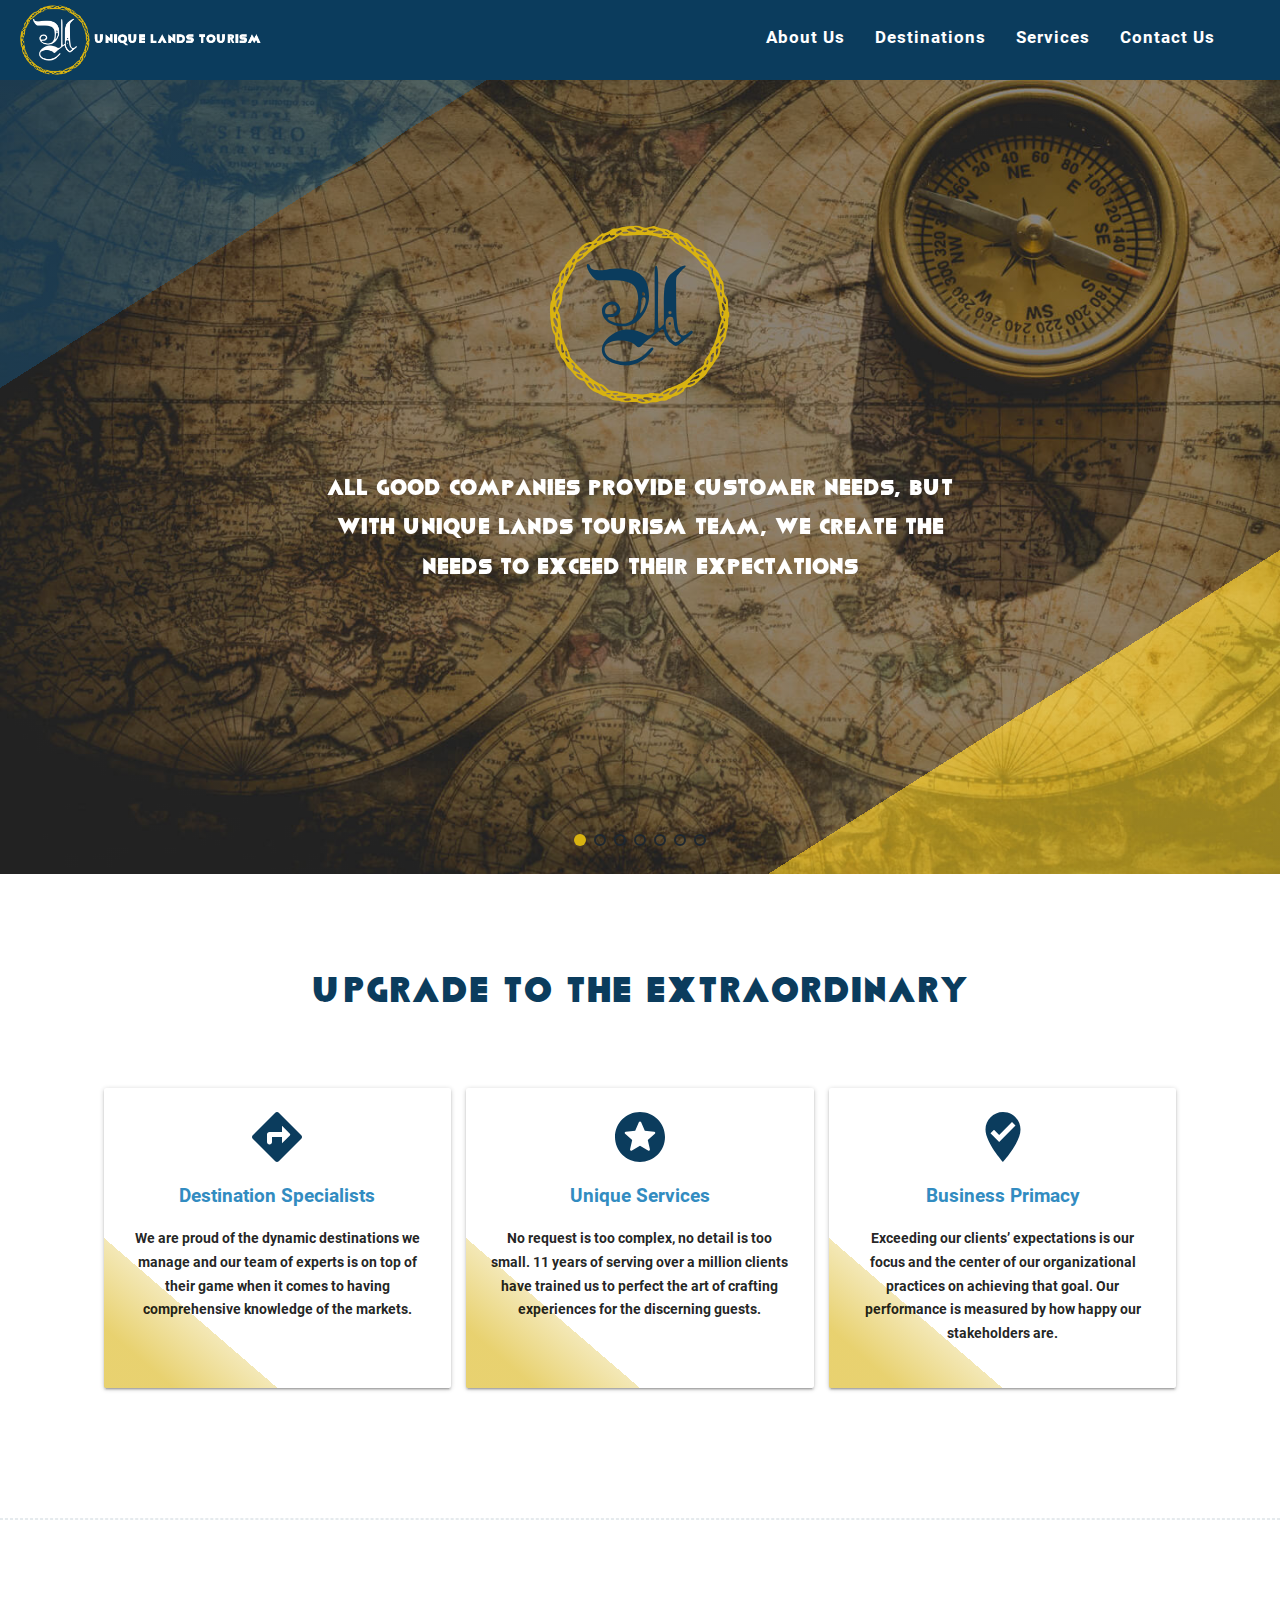
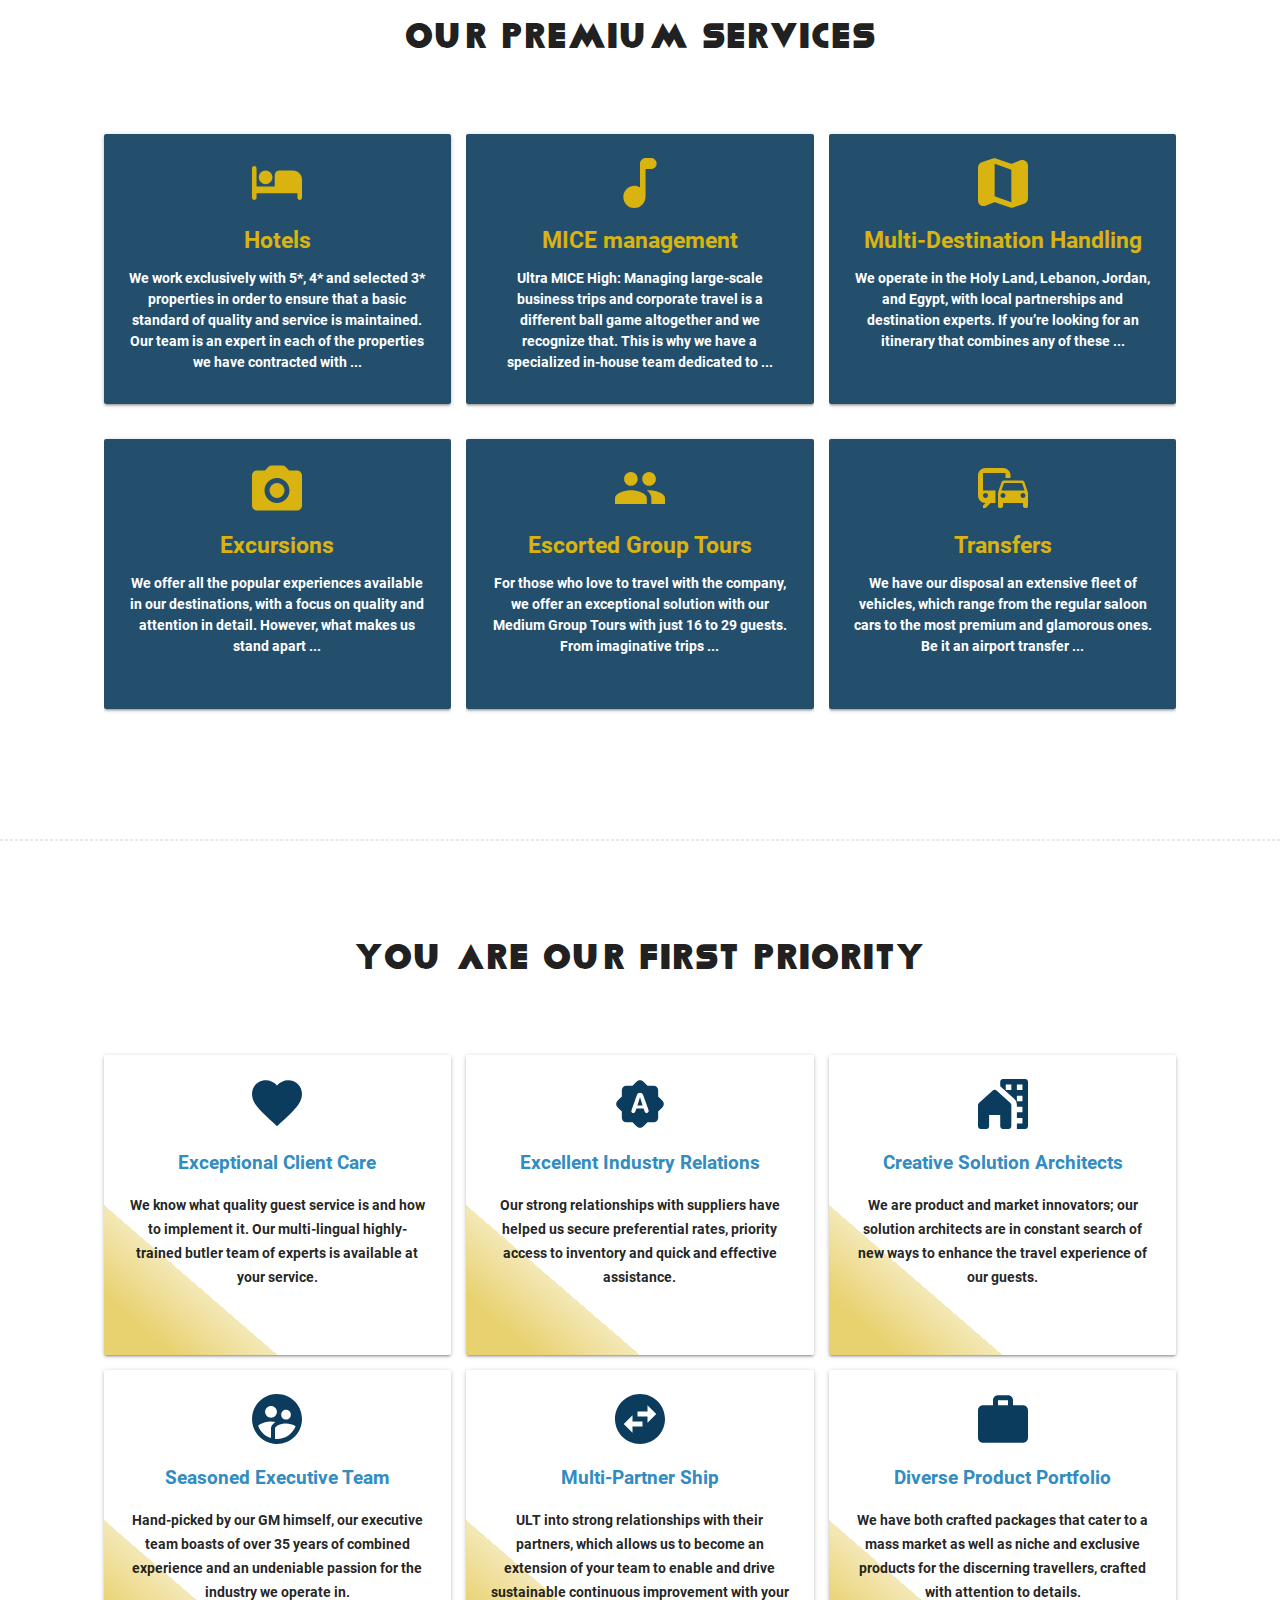
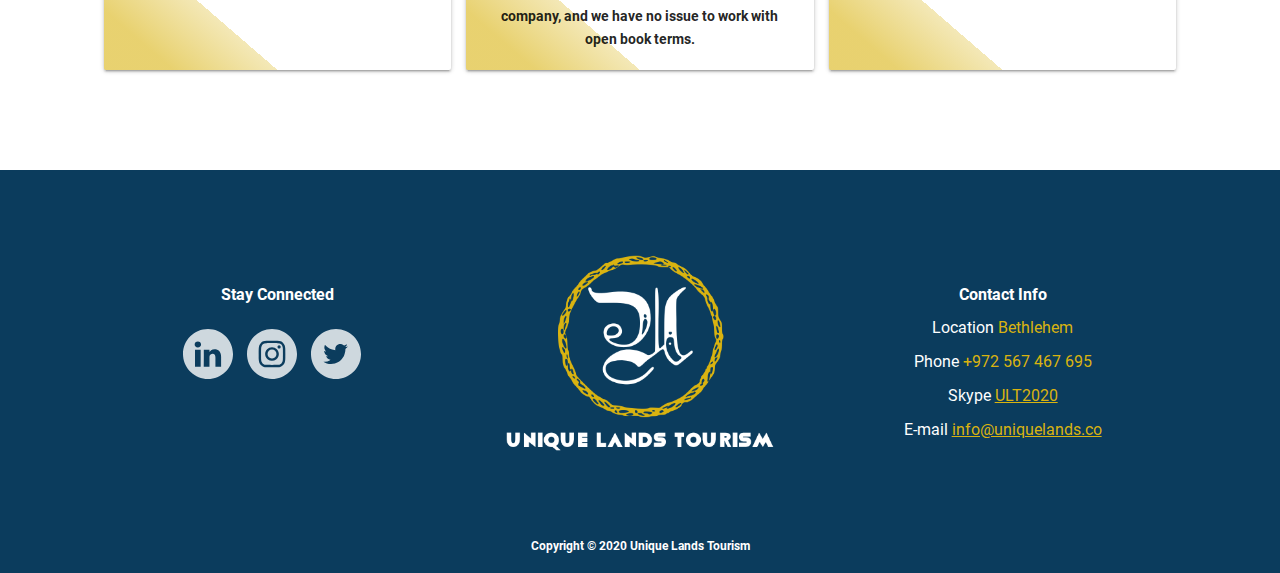
<file: docs/index.html>
<!doctype html> <html lang=en-US> <head> <meta charset=utf-8 /> <meta name=description content="Our Vision is to lead the market in experiential travel by adapting to the evolving consumer attitudes through
  constant innovation, thereby positioning ourselves as the luxury travel of choice in the region"/> <meta name=keywords content="unique-lands tourism travel middle-east"/> <meta name=author content="Zaid Ali"/> <meta http-equiv=X-UA-Compatible content="IE=edge"/> <meta name=viewport content="width=device-width,initial-scale=1"/> <title>Unique Lands Tourism</title> <link href="app-721e4230a605cb0c26d0.css" rel="stylesheet"><link rel="shortcut icon" href="assets/images/favicon/favicon.ico">
<link rel="icon" type="image/png" sizes="16x16" href="assets/images/favicon/favicon-16x16.png">
<link rel="icon" type="image/png" sizes="32x32" href="assets/images/favicon/favicon-32x32.png">
<link rel="icon" type="image/png" sizes="48x48" href="assets/images/favicon/favicon-48x48.png">
<link rel="manifest" href="assets/images/favicon/manifest.json">
<meta name="mobile-web-app-capable" content="yes">
<meta name="theme-color" content="#0B3C5D">
<meta name="application-name" content="ULT">
<link rel="apple-touch-icon" sizes="57x57" href="assets/images/favicon/apple-touch-icon-57x57.png">
<link rel="apple-touch-icon" sizes="60x60" href="assets/images/favicon/apple-touch-icon-60x60.png">
<link rel="apple-touch-icon" sizes="72x72" href="assets/images/favicon/apple-touch-icon-72x72.png">
<link rel="apple-touch-icon" sizes="76x76" href="assets/images/favicon/apple-touch-icon-76x76.png">
<link rel="apple-touch-icon" sizes="114x114" href="assets/images/favicon/apple-touch-icon-114x114.png">
<link rel="apple-touch-icon" sizes="120x120" href="assets/images/favicon/apple-touch-icon-120x120.png">
<link rel="apple-touch-icon" sizes="144x144" href="assets/images/favicon/apple-touch-icon-144x144.png">
<link rel="apple-touch-icon" sizes="152x152" href="assets/images/favicon/apple-touch-icon-152x152.png">
<link rel="apple-touch-icon" sizes="167x167" href="assets/images/favicon/apple-touch-icon-167x167.png">
<link rel="apple-touch-icon" sizes="180x180" href="assets/images/favicon/apple-touch-icon-180x180.png">
<link rel="apple-touch-icon" sizes="1024x1024" href="assets/images/favicon/apple-touch-icon-1024x1024.png">
<meta name="apple-mobile-web-app-capable" content="yes">
<meta name="apple-mobile-web-app-status-bar-style" content="black-translucent">
<meta name="apple-mobile-web-app-title" content="ULT">
<link rel="apple-touch-startup-image" media="(device-width: 320px) and (device-height: 568px) and (-webkit-device-pixel-ratio: 2) and (orientation: portrait)"    href="assets/images/favicon/apple-touch-startup-image-640x1136.png">
<link rel="apple-touch-startup-image" media="(device-width: 375px) and (device-height: 667px) and (-webkit-device-pixel-ratio: 2) and (orientation: portrait)"    href="assets/images/favicon/apple-touch-startup-image-750x1334.png">
<link rel="apple-touch-startup-image" media="(device-width: 414px) and (device-height: 896px) and (-webkit-device-pixel-ratio: 2) and (orientation: portrait)"    href="assets/images/favicon/apple-touch-startup-image-828x1792.png">
<link rel="apple-touch-startup-image" media="(device-width: 375px) and (device-height: 812px) and (-webkit-device-pixel-ratio: 3) and (orientation: portrait)"    href="assets/images/favicon/apple-touch-startup-image-1125x2436.png">
<link rel="apple-touch-startup-image" media="(device-width: 414px) and (device-height: 736px) and (-webkit-device-pixel-ratio: 3) and (orientation: portrait)"    href="assets/images/favicon/apple-touch-startup-image-1242x2208.png">
<link rel="apple-touch-startup-image" media="(device-width: 414px) and (device-height: 896px) and (-webkit-device-pixel-ratio: 3) and (orientation: portrait)"    href="assets/images/favicon/apple-touch-startup-image-1242x2688.png">
<link rel="apple-touch-startup-image" media="(device-width: 768px) and (device-height: 1024px) and (-webkit-device-pixel-ratio: 2) and (orientation: portrait)"   href="assets/images/favicon/apple-touch-startup-image-1536x2048.png">
<link rel="apple-touch-startup-image" media="(device-width: 834px) and (device-height: 1112px) and (-webkit-device-pixel-ratio: 2) and (orientation: portrait)"   href="assets/images/favicon/apple-touch-startup-image-1668x2224.png">
<link rel="apple-touch-startup-image" media="(device-width: 834px) and (device-height: 1194px) and (-webkit-device-pixel-ratio: 2) and (orientation: portrait)"   href="assets/images/favicon/apple-touch-startup-image-1668x2388.png">
<link rel="apple-touch-startup-image" media="(device-width: 1024px) and (device-height: 1366px) and (-webkit-device-pixel-ratio: 2) and (orientation: portrait)"  href="assets/images/favicon/apple-touch-startup-image-2048x2732.png">
<link rel="apple-touch-startup-image" media="(device-width: 810px) and (device-height: 1080px) and (-webkit-device-pixel-ratio: 2) and (orientation: portrait)"  href="assets/images/favicon/apple-touch-startup-image-1620x2160.png">
<link rel="apple-touch-startup-image" media="(device-width: 320px) and (device-height: 568px) and (-webkit-device-pixel-ratio: 2) and (orientation: landscape)"   href="assets/images/favicon/apple-touch-startup-image-1136x640.png">
<link rel="apple-touch-startup-image" media="(device-width: 375px) and (device-height: 667px) and (-webkit-device-pixel-ratio: 2) and (orientation: landscape)"   href="assets/images/favicon/apple-touch-startup-image-1334x750.png">
<link rel="apple-touch-startup-image" media="(device-width: 414px) and (device-height: 896px) and (-webkit-device-pixel-ratio: 2) and (orientation: landscape)"   href="assets/images/favicon/apple-touch-startup-image-1792x828.png">
<link rel="apple-touch-startup-image" media="(device-width: 375px) and (device-height: 812px) and (-webkit-device-pixel-ratio: 3) and (orientation: landscape)"   href="assets/images/favicon/apple-touch-startup-image-2436x1125.png">
<link rel="apple-touch-startup-image" media="(device-width: 414px) and (device-height: 736px) and (-webkit-device-pixel-ratio: 3) and (orientation: landscape)"   href="assets/images/favicon/apple-touch-startup-image-2208x1242.png">
<link rel="apple-touch-startup-image" media="(device-width: 414px) and (device-height: 896px) and (-webkit-device-pixel-ratio: 3) and (orientation: landscape)"   href="assets/images/favicon/apple-touch-startup-image-2688x1242.png">
<link rel="apple-touch-startup-image" media="(device-width: 768px) and (device-height: 1024px) and (-webkit-device-pixel-ratio: 2) and (orientation: landscape)"  href="assets/images/favicon/apple-touch-startup-image-2048x1536.png">
<link rel="apple-touch-startup-image" media="(device-width: 834px) and (device-height: 1112px) and (-webkit-device-pixel-ratio: 2) and (orientation: landscape)"  href="assets/images/favicon/apple-touch-startup-image-2224x1668.png">
<link rel="apple-touch-startup-image" media="(device-width: 834px) and (device-height: 1194px) and (-webkit-device-pixel-ratio: 2) and (orientation: landscape)"  href="assets/images/favicon/apple-touch-startup-image-2388x1668.png">
<link rel="apple-touch-startup-image" media="(device-width: 1024px) and (device-height: 1366px) and (-webkit-device-pixel-ratio: 2) and (orientation: landscape)" href="assets/images/favicon/apple-touch-startup-image-2732x2048.png">
<link rel="apple-touch-startup-image" media="(device-width: 810px) and (device-height: 1080px) and (-webkit-device-pixel-ratio: 2) and (orientation: landscape)"  href="assets/images/favicon/apple-touch-startup-image-2160x1620.png">
<link rel="icon" type="image/png" sizes="228x228" href="assets/images/favicon/coast-228x228.png">
<meta name="msapplication-TileColor" content="#0B3C5D">
<meta name="msapplication-TileImage" content="assets/images/favicon/mstile-144x144.png">
<meta name="msapplication-config" content="assets/images/favicon/browserconfig.xml">
<link rel="yandex-tableau-widget" href="assets/images/favicon/yandex-browser-manifest.json"></head> <body> <div class=nav-activator> <div class=nav-activator__hamb> </div> </div> <div class="navigation-phone u-hidden"> <a href=index.html> <img class=navigation-phone__logo src=assets/images/logo-y-circle-text.png alt="LOGO PHONE"> </a> <div class=navigation-phone__list> <a href=index.html>HOME</a> <a href=about-us.html>ABOUT US</a> <a id=nav-activate-1 href=#!>DESTINATIONS</a> <div id=nav-destinations class="navigation-phone__destinations u-hidden"> <a href=holy-land.html>HOLY LAND</a> <a href=jordan.html>JORDAN</a> <a href=lebanon.html>LEBANON</a> <a href=egypt.html>EGYPT</a> </div> <a id=nav-activate-2 href=#!>SERVICES</a> <div id=nav-services class="navigation-phone__destinations u-hidden"> <a href=wedding.html>WEDDINGS</a> <a href=mice.html>MICE</a> </div> <a id=phoneContact href=#contactUs>CONTACT US</a> </div> </div> <header> <h1 class=u-hidden>Unique Lands Tourism</h1> <ul id=dropdown1 class="dropdown-content dropdown"> <li><a class=dropdown__items href=holy-land.html>Holy Land</a></li> <li><a class=dropdown__items href=jordan.html>Jordan</a></li> <li><a class=dropdown__items href=lebanon.html>Lebanon</a></li> <li><a class=dropdown__items href=egypt.html>Egypt</a></li> </ul> <ul id=dropdown2 class="dropdown-content dropdown"> <li><a class=dropdown__items href=wedding.html>Weddings</a></li> <li><a class=dropdown__items href=mice.html>MICE</a></li> </ul> <div class=navbar> <nav class=navigation> <div class=nav-wrapper> <a href=index.html class=navigation__logo> <img id=headLogo class=navigation__logo--top src=assets/images/logo-y-circle-text.png alt=LOGO> <img id=navLogo class="navigation__logo--nav navigation__logo--hide" src=assets/images/logo-y-circle-nav.png alt="LOGO NAV"> </a> <ul class=right> <li><a class=navigation__link href=about-us.html>About Us</a></li> <li><a class="dropdown-trigger navigation__link" href=#! data-target=dropdown1>Destinations</a></li> <li><a class="dropdown-trigger navigation__link" href=#! data-target=dropdown2>Services</a></li> <li class=u-contact-tab><a class=navigation__link href=#contactUs>Contact Us</a></li> </ul> </div> </nav> </div> <div class="carousel carousel-slider center header"> <div class="carousel-item white-text header__hero" href=#zero!> <div class=header__hero--box> <svg class=logo-svg xmlns=http://www.w3.org/2000/svg width=279 height=276 viewBox="0 0 279 276"> <g fill=none transform="matrix(1 0 0 -1 0 276)"> <path class=svg-circle fill=#D9B310 d="M120.542376,274.852808 C115.592376,274.102808 109.742376,272.952808 107.542376,272.202808 C105.392376,271.452808 102.342376,271.002808 100.742376,271.152808 C99.0923764,271.302808 96.4423764,270.452808 94.2423764,269.052808 C88.8423764,265.502808 83.1923764,263.052808 82.0923764,263.752808 C80.9423764,264.452808 80.6923764,264.252808 71.8923764,256.302808 C67.2923764,252.202808 64.2923764,250.252808 62.5423764,250.252808 C59.0423764,250.252808 51.6423764,246.752808 49.3923764,244.002808 C48.3923764,242.752808 45.2923764,239.752808 42.5923764,237.302808 C39.8423764,234.852808 36.6423764,231.152808 35.4423764,229.002808 C34.2423764,226.902808 31.6423764,223.552808 29.6923764,221.652808 C27.6923764,219.702808 26.0923764,217.752808 26.0923764,217.202808 C26.0923764,216.702808 25.6423764,216.252808 25.0923764,216.252808 C24.5423764,216.252808 24.0923764,215.552808 24.0923764,214.702808 C24.0923764,213.102808 20.5423764,207.552808 18.3923764,205.752808 C16.2423764,204.002808 14.0923764,197.452808 14.0923764,192.702808 C14.0923764,188.902808 13.3423764,187.052808 9.74237636,181.952808 C5.24237636,175.502808 3.09237636,169.752808 3.09237636,164.352808 C3.09237636,162.602808 2.49237636,159.952808 1.79237636,158.452808 C-2.35762364,149.952808 1.29237636,111.652808 6.69237636,107.152808 C7.69237636,106.352808 8.09237636,103.652808 8.09237636,98.3028078 C8.09237636,90.7528078 9.44237636,86.0028078 12.6423764,82.2528078 C13.3923764,81.4528078 14.6923764,78.5028078 15.5923764,75.7528078 C16.4923764,73.0028078 17.7923764,70.3028078 18.4423764,69.7528078 C20.3423764,68.0528078 23.7423764,62.8528078 24.5423764,60.4028078 C24.9423764,59.1528078 27.3923764,55.9528078 29.9423764,53.3528078 C32.4923764,50.7528078 35.9923764,46.6028078 37.6923764,44.1028078 C40.6423764,39.8028078 47.7923764,35.2528078 51.5423764,35.2528078 C52.3923764,35.2528078 53.7923764,33.8028078 54.6923764,32.0528078 C57.1423764,27.3028078 63.7923764,20.6028078 67.4423764,19.2028078 C72.4923764,17.3028078 81.1923764,12.9528078 81.6923764,12.0528078 C81.9923764,11.6028078 83.3423764,11.2528078 84.7423764,11.2528078 C86.1423764,11.2528078 88.4923764,10.4028078 89.9423764,9.35280783 C94.2923764,6.30280783 100.042376,4.25280783 104.492376,4.25280783 C106.792376,4.25280783 109.242376,3.70280783 109.892376,3.05280783 C110.642376,2.30280783 113.942376,2.00280783 119.342376,2.15280783 C134.042376,2.65280783 136.042376,2.50280783 137.642376,1.20280783 C139.492376,-0.29719217 152.542376,-0.44719217 154.392376,1.05280783 C155.042376,1.60280783 158.192376,1.95280783 161.342376,1.90280783 C164.642376,1.85280783 167.592376,2.35280783 168.292376,3.05280783 C168.942376,3.70280783 172.042376,4.25280783 175.192376,4.25280783 C178.992376,4.25280783 181.242376,4.75280783 182.092376,5.75280783 C182.792376,6.60280783 183.992376,7.25280783 184.792376,7.25280783 C185.592376,7.25280783 186.892376,7.90280783 187.742376,8.75280783 C188.542376,9.55280783 190.442376,10.5028078 191.892376,10.8028078 C198.492376,12.2528078 208.092376,18.3028078 208.092376,21.0028078 C208.092376,23.4028078 212.192376,26.2028078 214.992376,25.6028078 C216.592376,25.3028078 218.142376,25.5528078 218.542376,26.1528078 C218.892376,26.7528078 219.992376,27.2528078 220.992376,27.2528078 C221.942376,27.2528078 225.242376,29.6028078 228.342376,32.5028078 C231.442376,35.4028078 236.042376,39.4528078 238.542376,41.5528078 C241.042376,43.6528078 243.092376,46.0528078 243.092376,46.8528078 C243.092376,47.6528078 245.042376,50.4528078 247.392376,53.0528078 C249.742376,55.6528078 252.542376,59.4528078 253.642376,61.5528078 C254.692376,63.6528078 256.942376,67.0028078 258.592376,69.0528078 C262.392376,73.7028078 264.042376,78.4028078 264.092376,84.8528078 C264.092376,88.8528078 264.642376,90.5528078 266.642376,92.8528078 C270.542376,97.2528078 273.092376,102.752808 273.092376,106.752808 C273.092376,108.702808 273.792376,111.952808 274.592376,113.902808 C275.492376,116.052808 276.092376,120.652808 276.092376,125.302808 C276.092376,129.602808 276.542376,133.402808 277.092376,133.752808 C277.642376,134.102808 278.092376,135.902808 278.092376,137.752808 C278.092376,139.602808 277.642376,141.402808 277.092376,141.752808 C276.542376,142.102808 276.092376,146.502808 276.092376,151.552808 C276.042376,160.152808 275.842376,161.052808 272.842376,165.752808 C269.992376,170.252808 269.642376,171.552808 269.492376,179.052808 C269.392376,184.402808 268.842376,187.952808 267.942376,189.052808 C265.842376,191.652808 263.492376,196.302808 262.092376,200.602808 C261.442376,202.702808 259.642376,205.852808 258.092376,207.602808 C256.592376,209.352808 254.342376,212.652808 253.142376,214.952808 C251.892376,217.302808 249.142376,221.052808 246.992376,223.352808 C244.842376,225.652808 243.092376,228.052808 243.092376,228.702808 C243.092376,231.202808 234.942376,238.102808 230.392376,239.402808 C226.642376,240.502808 224.792376,242.002808 220.292376,247.402808 C216.492376,252.052808 213.442376,254.702808 210.192376,256.102808 C204.292376,258.702808 199.792376,261.402808 198.792376,263.002808 C198.342376,263.702808 196.542376,264.252808 194.742376,264.252808 C192.942376,264.252808 191.042376,264.652808 190.542376,265.152808 C187.992376,267.602808 180.142376,270.952808 176.592376,271.102808 C172.592376,271.302808 167.592376,272.652808 163.392376,274.502808 C162.192376,275.052808 160.192376,275.252808 158.892376,274.902808 C147.542376,272.002808 146.492376,271.902808 143.092376,273.602808 C138.392376,275.952808 131.142376,276.352808 120.542376,274.852808 Z M139.492376,271.602808 C143.292376,269.802808 143.342376,268.252808 139.692376,268.252808 C137.192376,268.252808 131.492376,270.802808 130.542376,272.302808 C129.592376,273.852808 135.792376,273.352808 139.492376,271.602808 Z M127.642376,269.802808 C128.742376,268.952808 130.592376,268.302808 131.842376,268.302808 C134.592376,268.252808 134.792376,266.602808 132.192376,265.802808 C128.342376,264.552808 116.142376,268.952808 119.592376,270.302808 C122.742376,271.552808 125.542376,271.402808 127.642376,269.802808 Z M164.092376,269.752808 C164.092376,268.602808 162.742376,268.252808 158.092376,268.252808 C152.542376,268.252808 151.092376,268.902808 152.742376,270.602808 C154.192376,272.052808 164.092376,271.302808 164.092376,269.752808 Z M111.092376,267.202808 C111.092376,266.102808 105.742376,263.252808 103.642376,263.252808 C100.692376,263.252808 102.092376,266.052808 105.842376,267.552808 C109.592376,269.052808 111.092376,268.952808 111.092376,267.202808 Z M151.092376,267.802808 C151.092376,266.652808 146.842376,265.202808 145.042376,265.752808 C141.742376,266.802808 142.892376,268.252808 147.092376,268.252808 C149.292376,268.252808 151.092376,268.052808 151.092376,267.802808 Z M174.092376,266.302808 C177.492376,263.652808 175.042376,262.752808 166.842376,263.602808 C158.642376,264.502808 157.542376,265.602808 163.942376,266.602808 C165.792376,266.852808 167.542376,267.352808 167.842376,267.702808 C168.942376,268.802808 171.592376,268.202808 174.092376,266.302808 Z M183.592376,264.752808 C185.542376,263.202808 185.542376,263.152808 183.092376,263.802808 C180.192376,264.602808 178.092376,266.102808 178.092376,267.402808 C178.092376,268.452808 180.492376,267.252808 183.592376,264.752808 Z M121.542376,265.302808 C122.242376,264.152808 115.742376,262.802808 113.592376,263.602808 C112.792376,263.952808 112.092376,264.652808 112.092376,265.202808 C112.092376,266.502808 120.742376,266.602808 121.542376,265.302808 Z M97.1423764,260.902808 C101.942376,261.652808 102.192376,260.402808 97.8923764,257.952808 C94.7923764,256.152808 94.6423764,256.152808 93.3423764,257.952808 C92.1423764,259.552808 91.8423764,259.552808 90.7923764,258.252808 C87.4923764,254.152808 81.0923764,251.052808 81.0923764,253.552808 C81.0923764,255.652808 86.8423764,261.252808 88.9923764,261.252808 C90.0923764,261.252808 91.3423764,261.802808 91.7423764,262.502808 C92.3423764,263.402808 92.6423764,263.302808 92.8923764,262.002808 C93.1923764,260.552808 93.9423764,260.352808 97.1423764,260.902808 Z M180.192376,261.252808 C181.242376,261.252808 182.092376,260.802808 182.092376,260.252808 C182.092376,259.702808 180.092376,259.252808 177.592376,259.252808 C175.142376,259.252808 173.092376,259.652808 173.092376,260.152808 C173.092376,261.352808 175.242376,262.202808 176.942376,261.652808 C177.642376,261.452808 179.142376,261.252808 180.192376,261.252808 Z M191.792376,259.902808 C191.542376,259.252808 190.092376,258.902808 188.492376,259.102808 C185.192376,259.452808 184.692376,259.752808 185.442376,261.002808 C186.242376,262.302808 192.242376,261.252808 191.792376,259.902808 Z M118.092376,260.052808 C138.342376,262.152808 163.642376,260.902808 168.542376,257.602808 C169.792376,256.752808 173.492376,256.252808 178.592376,256.252808 L186.692376,256.252808 L190.642376,252.152808 C192.792376,249.952808 197.442376,246.752808 200.892376,245.152808 C210.992376,240.402808 229.242376,225.002808 233.942376,217.252808 C234.892376,215.702808 237.992376,212.602808 240.842376,210.352808 C244.042376,207.802808 246.292376,205.202808 246.642376,203.502808 C247.942376,197.702808 250.492376,190.652808 252.142376,188.252808 C253.092376,186.902808 254.642376,183.302808 255.592376,180.252808 C256.542376,177.252808 257.742376,173.952808 258.192376,173.002808 C258.692376,172.052808 259.092376,170.152808 259.092376,168.802808 C259.092376,167.402808 259.742376,164.602808 260.542376,162.502808 C261.292376,160.452808 262.142376,154.252808 262.342376,148.752808 C262.642376,141.952808 263.342376,137.552808 264.542376,135.002808 C266.292376,131.352808 266.292376,131.102808 264.042376,125.652808 C261.942376,120.402808 260.642376,115.602808 259.442376,108.752808 C259.192376,107.102808 258.592376,104.852808 258.142376,103.752808 C257.742376,102.652808 256.842376,99.9528078 256.142376,97.7528078 C254.492376,92.3528078 252.242376,87.4528078 251.042376,86.7528078 C250.542376,86.4028078 250.092376,85.2528078 250.092376,84.2028078 C250.092376,83.1028078 249.642376,82.2528078 249.092376,82.2528078 C248.542376,82.2528078 248.092376,81.5528078 248.092376,80.7528078 C248.092376,79.0028078 243.292376,71.3528078 241.092376,69.5528078 C240.292376,68.8528078 239.942376,68.3028078 240.392376,68.3028078 C240.792376,68.2528078 240.442376,66.9028078 239.592376,65.2028078 C238.692376,63.5528078 238.242376,61.8528078 238.492376,61.4028078 C239.142376,60.4028078 234.392376,55.2528078 232.792376,55.2528078 C231.392376,55.2028078 226.792376,51.8028078 223.692376,48.4528078 C217.642376,42.0028078 213.892376,38.4528078 209.942376,35.6528078 C203.442376,31.0528078 188.742376,24.3028078 185.092376,24.2528078 C184.242376,24.2528078 180.592376,22.2528078 176.992376,19.8528078 L170.392376,15.4028078 L162.392376,15.9528078 C156.942376,16.3528078 154.142376,16.1528078 153.692376,15.4028078 C152.142376,12.9528078 118.442376,14.5028078 111.592376,17.3028078 C108.942376,18.4028078 99.4423764,19.9528078 95.2423764,19.9528078 C93.1923764,19.9528078 91.0923764,20.8028078 89.7423764,22.1528078 C84.5423764,27.4028078 80.5923764,30.2528078 78.4923764,30.2528078 C77.2423764,30.2528078 75.9423764,30.7028078 75.5923764,31.2528078 C75.2423764,31.8028078 73.5423764,32.9528078 71.7923764,33.7528078 C67.0423764,36.0028078 62.4923764,39.5528078 54.6423764,47.1528078 C38.6923764,62.7028078 31.0923764,70.9528078 31.0923764,72.8028078 C31.0423764,75.5528078 28.7423764,81.6028078 24.6423764,89.6028078 C22.6923764,93.4028078 21.0923764,97.5528078 21.0923764,98.8028078 C21.0923764,100.102808 20.6423764,101.402808 20.0923764,101.752808 C19.5423764,102.102808 19.0923764,104.602808 19.0923764,107.352808 C19.0923764,110.152808 18.5923764,113.302808 18.0423764,114.352808 C17.4423764,115.452808 16.8423764,119.802808 16.6423764,124.052808 C16.2423764,133.452808 15.2423764,139.052808 13.3923764,141.902808 C12.1923764,143.752808 12.2923764,144.652808 14.3923764,149.402808 C18.0423764,157.602808 19.0923764,161.452808 19.0923764,166.802808 C19.1423764,172.452808 21.8923764,181.752808 25.2423764,187.252808 C25.7423764,188.102808 27.4923764,191.452808 29.0923764,194.752808 C30.7423764,198.052808 33.3923764,202.502808 34.9423764,204.652808 C36.5423764,206.852808 38.4423764,210.802808 39.1423764,213.502808 C40.3423764,217.902808 40.9923764,218.702808 45.3923764,220.902808 C48.0923764,222.302808 52.9423764,226.052808 56.0923764,229.352808 C59.2423764,232.602808 62.1423764,235.252808 62.4923764,235.252808 C62.8923764,235.252808 63.7423764,235.702808 64.3923764,236.252808 C71.4423764,242.052808 75.7423764,245.252808 76.5923764,245.252808 C77.1923764,245.252808 80.2423764,246.602808 83.4423764,248.252808 C86.5923764,249.902808 89.8923764,251.252808 90.6923764,251.252808 C92.8423764,251.252808 98.9923764,254.552808 103.492376,258.152808 C106.892376,260.902808 107.792376,261.152808 111.492376,260.502808 C113.742376,260.102808 116.742376,259.902808 118.092376,260.052808 Z M81.0923764,258.702808 C81.0923764,257.452808 77.6423764,253.102808 75.9423764,252.152808 C72.2923764,250.202808 71.8423764,252.402808 75.1923764,255.852808 C78.0923764,258.852808 81.0923764,260.302808 81.0923764,258.702808 Z M197.192376,254.352808 C200.292376,251.202808 200.892376,249.252808 198.792376,249.252808 C197.042376,249.252808 190.842376,255.702808 191.742376,256.552808 C192.992376,257.802808 194.192376,257.302808 197.192376,254.352808 Z M205.992376,252.652808 C207.692376,251.252808 209.092376,249.452808 209.092376,248.652808 C209.092376,247.902808 209.542376,247.252808 210.092376,247.252808 C210.642376,247.252808 211.092376,246.802808 211.092376,246.252808 C211.092376,244.102808 208.142376,245.452808 204.242376,249.352808 C198.542376,255.002808 200.042376,257.702808 205.992376,252.652808 Z M216.492376,247.352808 C218.992376,244.802808 219.892376,243.252808 219.142376,242.752808 C217.742376,241.902808 215.242376,244.052808 212.792376,248.202808 C210.292376,252.402808 211.942376,252.052808 216.492376,247.352808 Z M71.8923764,246.602808 C70.9423764,245.652808 69.5423764,245.252808 68.5923764,245.602808 C67.0923764,246.202808 67.1923764,246.502808 69.2423764,248.202808 C72.0923764,250.502808 74.3923764,249.152808 71.8923764,246.602808 Z M64.1423764,245.302808 C63.0423764,243.302808 59.3923764,241.602808 58.3423764,242.652808 C58.0423764,243.002808 56.6923764,242.552808 55.4423764,241.752808 C53.3923764,240.402808 53.0923764,240.402808 53.0923764,241.652808 C53.0923764,243.352808 54.2923764,244.252808 58.5923764,245.902808 C63.5923764,247.752808 65.3423764,247.602808 64.1423764,245.302808 Z M58.8923764,238.702808 C58.3423764,236.052808 45.0923764,229.502808 45.0923764,231.852808 C45.0923764,234.002808 50.1923764,238.202808 52.7923764,238.202808 C53.9923764,238.252808 55.2423764,238.702808 55.5923764,239.252808 C56.5923764,240.852808 59.2923764,240.402808 58.8923764,238.702808 Z M222.592376,238.152808 C222.992376,237.052808 222.992376,235.852808 222.692376,235.502808 C221.842376,234.652808 218.042376,238.352808 218.692376,239.402808 C219.642376,241.002808 221.942376,240.252808 222.592376,238.152808 Z M231.692376,235.202808 C237.192376,232.102808 240.192376,228.252808 237.092376,228.252808 C236.542376,228.252808 236.092376,228.702808 236.092376,229.252808 C236.092376,229.802808 235.342376,230.252808 234.392376,230.252808 C232.142376,230.252808 226.092376,234.452808 226.092376,236.002808 C226.092376,237.752808 227.492376,237.552808 231.692376,235.202808 Z M48.5423764,226.602808 C44.6423764,223.202808 42.0923764,222.302808 42.0923764,224.402808 C42.0923764,226.302808 45.2423764,229.252808 47.1923764,229.252808 C48.1923764,229.252808 49.2423764,229.702808 49.5923764,230.252808 C49.9423764,230.852808 50.6923764,231.002808 51.2923764,230.652808 C51.8923764,230.252808 50.6923764,228.552808 48.5423764,226.602808 Z M239.792376,224.752808 C243.592376,221.602808 244.092376,221.052808 243.542376,220.202808 C242.192376,217.952808 231.092376,224.702808 231.092376,227.752808 C231.092376,229.252808 236.642376,227.352808 239.792376,224.752808 Z M39.0923764,223.202808 C39.0923764,221.152808 36.9923764,218.252808 35.5423764,218.252808 C33.8423764,218.252808 33.6923764,219.652808 35.1423764,222.302808 C36.2423764,224.352808 39.0923764,225.002808 39.0923764,223.202808 Z M240.892376,217.602808 C241.992376,218.302808 245.092376,214.702808 245.092376,212.752808 C245.092376,210.502808 244.142376,210.902808 240.442376,214.702808 C237.092376,218.152808 235.842376,220.552808 238.542376,218.302808 C239.342376,217.602808 240.392376,217.302808 240.892376,217.602808 Z M36.0423764,213.502808 C36.0423764,212.552808 34.8423764,210.402808 33.4423764,208.752808 L30.8923764,205.752808 L31.4923764,209.152808 C32.3923764,214.252808 36.1423764,217.802808 36.0423764,213.502808 Z M252.542376,208.402808 C252.892376,207.352808 252.842376,205.802808 252.492376,204.902808 C252.142376,204.002808 252.592376,202.152808 253.492376,200.802808 C255.292376,198.052808 255.592376,194.702808 254.142376,193.752808 C252.842376,192.952808 249.842376,200.252808 250.492376,202.652808 C250.742376,203.702808 250.342376,205.802808 249.542376,207.352808 C248.742376,208.902808 248.092376,210.652808 248.092376,211.252808 C248.092376,212.952808 251.842376,210.552808 252.542376,208.402808 Z M29.0923764,207.802808 C29.0923764,204.302808 26.3423764,197.252808 24.9923764,197.252808 C22.6923764,197.252808 23.2423764,204.902808 25.8923764,209.002808 C27.9423764,212.202808 29.0923764,211.802808 29.0923764,207.802808 Z M22.0923764,198.652808 C22.0923764,196.052808 19.2923764,190.252808 18.0423764,190.252808 C16.8423764,190.252808 16.8423764,195.752808 18.0423764,198.002808 C18.5423764,198.952808 19.2423764,200.652808 19.5923764,201.702808 C20.3423764,204.152808 22.0423764,202.052808 22.0923764,198.652808 Z M260.342376,194.152808 C262.292376,190.752808 262.692376,183.752808 261.042376,182.702808 C259.042376,181.452808 257.142376,185.652808 257.142376,191.502808 C257.092376,198.002808 257.792376,198.602808 260.342376,194.152808 Z M20.0923764,185.352808 C20.0923764,184.352808 19.4423764,182.952808 18.5923764,182.252808 C17.2923764,181.202808 17.0923764,181.452808 17.0923764,184.152808 C17.0923764,186.252808 17.5923764,187.252808 18.5923764,187.252808 C19.4423764,187.252808 20.0923764,186.402808 20.0923764,185.352808 Z M266.392376,181.702808 C266.992376,178.002808 266.442376,175.252808 265.092376,175.252808 C264.692376,175.252808 264.092376,177.102808 263.792376,179.352808 C262.842376,186.502808 265.292376,188.702808 266.392376,181.702808 Z M15.0923764,179.602808 C15.0923764,177.852808 10.2423764,171.252808 8.99237636,171.252808 C7.34237636,171.252808 8.09237636,174.052808 10.7423764,178.102808 C13.3423764,182.052808 15.0923764,182.702808 15.0923764,179.602808 Z M14.8923764,171.002808 C15.0423764,170.152808 13.6923764,167.052808 11.8923764,164.102808 L8.59237636,158.752808 L8.29237636,162.002808 C7.74237636,167.802808 13.8923764,176.202808 14.8923764,171.002808 Z M266.342376,169.852808 C266.592376,168.502808 266.442376,166.802808 265.992376,166.102808 C264.942376,164.402808 262.592376,169.552808 263.442376,171.752808 C264.292376,173.902808 265.742376,172.902808 266.342376,169.852808 Z M271.892376,159.952808 C272.692376,157.352808 273.092376,154.902808 272.692376,154.502808 C271.392376,153.202808 268.142376,158.652808 268.092376,162.102808 C268.092376,166.802808 270.042376,165.652808 271.892376,159.952808 Z M15.0923764,159.852808 C15.0923764,159.102808 14.4423764,157.202808 13.5923764,155.602808 C12.7923764,154.052808 12.0923764,151.952808 12.0923764,151.002808 C12.0923764,150.052808 11.6423764,149.252808 11.0923764,149.252808 C9.29237636,149.252808 9.39237636,155.452808 11.2423764,159.002808 C12.5423764,161.502808 15.0923764,162.052808 15.0923764,159.852808 Z M271.592376,147.202808 C272.142376,144.652808 271.942376,144.252808 270.192376,144.252808 C268.892376,144.252808 268.092376,144.902808 268.092376,145.952808 C268.092376,146.852808 267.592376,149.052808 266.942376,150.802808 C266.292376,152.552808 266.092376,154.852808 266.492376,155.852808 C267.342376,158.002808 270.342376,152.902808 271.592376,147.202808 Z M8.44237636,148.052808 C9.19237636,145.102808 8.14237636,141.052808 6.74237636,141.552808 C5.44237636,141.952808 4.64237636,146.652808 5.49237636,148.852808 C6.29237636,150.952808 7.79237636,150.552808 8.44237636,148.052808 Z M269.092376,140.252808 C269.092376,137.502808 267.992376,135.202808 266.992376,135.802808 C265.942376,136.452808 265.792376,141.602808 266.742376,142.552808 C267.742376,143.602808 269.092376,142.302808 269.092376,140.252808 Z M12.1423764,136.202808 C12.4923764,134.852808 12.5423764,133.202808 12.2923764,132.452808 C11.4923764,130.202808 9.09237636,133.202808 9.09237636,136.452808 C9.09237636,140.002808 11.2423764,139.802808 12.1423764,136.202808 Z M10.0923764,128.202808 C12.3423764,123.802808 12.7923764,117.852808 10.8423764,118.502808 C9.04237636,119.052808 5.29237636,126.302808 5.19237636,129.352808 C4.99237636,134.552808 7.09237636,134.102808 10.0923764,128.202808 Z M271.592376,129.402808 C271.592376,126.352808 269.642376,126.652808 269.242376,129.852808 C269.042376,131.652808 269.342376,132.352808 270.242376,132.052808 C270.992376,131.802808 271.592376,130.602808 271.592376,129.402808 Z M269.042376,122.502808 C269.042376,119.952808 266.142376,115.252808 264.592376,115.252808 C263.842376,115.252808 264.492376,118.552808 266.092376,122.702808 C267.342376,126.052808 269.092376,125.952808 269.042376,122.502808 Z M8.09237636,117.652808 C8.09237636,116.902808 8.54237636,116.252808 9.09237636,116.252808 C9.64237636,116.252808 10.0923764,114.702808 10.0923764,112.752808 C10.0923764,108.202808 8.89237636,108.302808 6.79237636,113.102808 C4.64237636,117.902808 4.59237636,120.402808 6.59237636,119.602808 C7.44237636,119.302808 8.09237636,118.402808 8.09237636,117.652808 Z M271.092376,115.102808 C271.092376,112.002808 266.492376,104.602808 264.242376,104.002808 C261.942376,103.402808 262.392376,106.302808 265.242376,110.402808 C266.242376,111.852808 267.092376,113.452808 267.092376,113.952808 C267.092376,115.052808 269.192376,117.252808 270.292376,117.252808 C270.742376,117.252808 271.092376,116.302808 271.092376,115.102808 Z M14.8923764,105.302808 C15.1423764,102.952808 14.8923764,102.152808 13.8923764,102.452808 C13.1923764,102.702808 12.4423764,104.402808 12.2923764,106.202808 C12.0423764,108.552808 12.2923764,109.352808 13.2923764,109.052808 C13.9923764,108.802808 14.7423764,107.102808 14.8923764,105.302808 Z M269.092376,102.802808 C269.092376,101.502808 265.592376,95.2528078 264.892376,95.2528078 C263.742376,95.2528078 263.892376,99.0028078 265.142376,101.302808 C266.042376,103.002808 269.092376,104.102808 269.092376,102.802808 Z M14.4923764,97.6528078 C16.0923764,93.4528078 14.5923764,85.8528078 12.7923764,89.0028078 C11.3423764,91.5028078 11.0423764,99.2528078 12.4423764,99.2528078 C13.2423764,99.2528078 14.1423764,98.5528078 14.4923764,97.6528078 Z M262.092376,92.9028078 C262.092376,92.2028078 260.992376,90.5528078 259.592376,89.2528078 C256.592376,86.4028078 255.842376,89.2028078 258.742376,92.4028078 C260.692376,94.5528078 262.092376,94.8028078 262.092376,92.9028078 Z M20.0923764,86.1528078 C20.0923764,84.1028078 20.5923764,82.2528078 21.2423764,82.0528078 C21.9923764,81.8028078 22.0923764,81.1028078 21.4923764,80.0028078 C19.1923764,75.9028078 16.7423764,80.6528078 16.9923764,88.7528078 C17.1923764,95.0028078 20.0923764,92.5528078 20.0923764,86.1528078 Z M261.092376,84.3528078 C261.092376,81.5528078 258.642376,73.4028078 257.942376,73.8528078 C256.942376,74.4528078 256.792376,83.6028078 257.742376,84.6028078 C258.742376,85.5528078 261.092376,85.4028078 261.092376,84.3528078 Z M26.7423764,77.5028078 C27.9423764,72.4028078 27.8423764,71.6528078 26.0923764,72.7528078 C24.3923764,73.8028078 23.1423764,77.7528078 23.7923764,80.1528078 C24.6423764,83.4528078 25.5423764,82.6528078 26.7423764,77.5028078 Z M253.392376,72.0528078 C251.692376,64.7528078 251.442376,64.2528078 249.442376,64.2528078 C248.442376,64.2528078 248.092376,64.8028078 248.492376,65.8528078 C248.842376,66.7028078 249.092376,69.1528078 249.092376,71.3028078 C249.092376,74.0028078 249.742376,75.8028078 251.242376,77.2028078 C254.492376,80.2028078 254.992376,78.9528078 253.392376,72.0528078 Z M28.5423764,68.0528078 C30.4423764,65.3028078 30.4923764,64.2528078 28.6923764,64.2528078 C27.4923764,64.2528078 24.0923764,68.2528078 24.0923764,69.7028078 C24.0923764,71.1528078 27.1423764,70.0028078 28.5423764,68.0528078 Z M245.242376,62.6528078 C243.592376,59.0528078 241.792376,59.6028078 242.642376,63.5028078 C243.592376,68.0528078 244.242376,68.8028078 245.342376,66.7528078 C245.992376,65.6028078 245.942376,64.2028078 245.242376,62.6528078 Z M37.0423764,61.3028078 C38.1923764,60.1528078 38.7423764,58.6028078 38.4423764,57.4028078 C38.0423764,55.9528078 38.6423764,55.0028078 40.7423764,53.9528078 C44.4423764,52.0028078 47.4423764,48.6528078 46.6423764,47.3528078 C46.2423764,46.6528078 44.5423764,47.2028078 42.0423764,48.7528078 C39.8923764,50.1528078 37.6923764,51.2528078 37.1923764,51.2528078 C35.5423764,51.2528078 34.7423764,55.4028078 36.2423764,56.3528078 C37.2923764,57.0028078 37.0923764,57.6028078 35.3423764,59.2528078 C32.9923764,61.4528078 32.3923764,63.2528078 34.0923764,63.2528078 C34.6423764,63.2528078 35.9423764,62.4028078 37.0423764,61.3028078 Z M243.092376,55.4528078 C243.092376,53.3528078 241.242376,51.2528078 239.392376,51.2528078 C237.592376,51.2528078 237.742376,53.2528078 239.742376,55.4028078 C241.842376,57.7528078 243.092376,57.7528078 243.092376,55.4528078 Z M234.692376,49.7528078 C233.742376,48.3028078 232.192376,46.9028078 231.292376,46.6028078 C230.342376,46.3528078 228.742376,45.6528078 227.742376,45.1028078 C222.392376,42.2028078 226.242376,47.6028078 232.042376,51.1028078 C236.192376,53.6028078 236.942376,53.2028078 234.692376,49.7528078 Z M45.0923764,45.2528078 C48.2923764,44.3528078 51.8923764,40.7528078 50.7423764,39.5528078 C49.7423764,38.5528078 43.5423764,41.5528078 41.7923764,43.8528078 C39.7923764,46.5528078 40.0923764,46.6528078 45.0923764,45.2528078 Z M231.692376,43.1028078 C232.742376,41.3528078 227.442376,37.2528078 224.092376,37.2528078 C222.542376,37.2528078 220.492376,36.5028078 219.592376,35.6528078 C218.742376,34.7528078 217.742376,34.3028078 217.392376,34.6028078 C216.292376,35.7028078 223.042376,41.3028078 226.092376,41.9028078 C227.742376,42.2528078 229.092376,42.9028078 229.092376,43.4028078 C229.092376,44.6528078 230.842376,44.4528078 231.692376,43.1028078 Z M58.5423764,38.7028078 C60.3923764,36.8028078 60.5423764,35.2528078 58.8423764,35.3028078 C57.0923764,35.3528078 54.0923764,37.7528078 54.0923764,39.1028078 C54.0923764,40.7528078 56.6923764,40.5028078 58.5423764,38.7028078 Z M223.592376,31.9528078 C220.492376,30.1528078 213.942376,28.0528078 213.342376,28.6528078 C212.342376,29.6528078 217.292376,33.2528078 219.692376,33.2528078 C220.942376,33.2528078 222.292376,33.7528078 222.642376,34.3528078 C223.142376,35.1028078 223.642376,35.1028078 224.442376,34.2528078 C225.292376,33.4028078 225.092376,32.8528078 223.592376,31.9528078 Z M65.2923764,28.7028078 C65.8923764,27.3528078 66.7923764,26.2528078 67.2423764,26.2528078 C67.6923764,26.2528078 68.0923764,25.6028078 68.0923764,24.7528078 C68.0923764,23.9528078 67.5923764,23.2528078 67.0423764,23.2528078 C65.8923764,23.2528078 59.0923764,30.0528078 59.0923764,31.2028078 C59.0923764,34.2028078 63.6423764,32.3528078 65.2923764,28.7028078 Z M74.3923764,26.3528078 C79.3423764,21.1528078 79.1923764,18.5028078 74.1423764,21.2028078 C72.5923764,22.0528078 68.0923764,28.4528078 68.0923764,29.8028078 C68.0923764,31.4028078 71.2423764,29.6528078 74.3923764,26.3528078 Z M84.0923764,23.3528078 C88.0923764,19.8528078 88.3923764,19.3528078 86.6923764,18.6528078 C85.2423764,18.1028078 83.9923764,18.8028078 81.4423764,21.5528078 C75.4923764,28.0528078 77.2923764,29.2528078 84.0923764,23.3528078 Z M203.242376,20.0528078 C200.392376,17.5528078 197.092376,16.3528078 197.092376,17.8028078 C197.092376,18.7028078 201.492376,22.9528078 203.592376,24.0528078 C206.992376,25.8528078 206.742376,23.2028078 203.242376,20.0528078 Z M197.092376,22.2528078 C197.092376,19.0528078 187.442376,12.3028078 184.992376,13.8028078 C183.692376,14.6028078 185.492376,16.8028078 190.492376,20.4028078 C194.492376,23.3028078 197.092376,24.0528078 197.092376,22.2528078 Z M183.242376,17.2528078 C180.392376,14.5028078 175.092376,13.1028078 175.092376,15.0528078 C175.092376,16.0528078 183.042376,20.2028078 184.992376,20.2528078 C185.792376,20.2528078 185.042376,18.9528078 183.242376,17.2528078 Z M93.8923764,15.2028078 C93.6923764,14.6028078 93.1923764,14.1528078 92.8423764,14.2028078 C92.4423764,14.2028078 90.9923764,14.2528078 89.5923764,14.2528078 C88.2423764,14.2528078 87.0923764,14.7028078 87.0923764,15.2528078 C87.0923764,15.8028078 88.6923764,16.2528078 90.6923764,16.2528078 C92.7923764,16.2528078 94.0923764,15.8028078 93.8923764,15.2028078 Z M105.542376,15.3528078 C105.842376,14.9028078 105.242376,14.2528078 104.192376,14.0028078 C101.692376,13.3528078 97.0923764,14.2528078 97.0923764,15.3528078 C97.0923764,16.5028078 104.792376,16.5028078 105.542376,15.3528078 Z M99.0923764,10.7528078 C100.892376,8.60280783 99.8423764,8.00280783 96.4923764,9.30280783 C94.2423764,10.1528078 93.9423764,10.5528078 95.1423764,11.3028078 C97.1423764,12.5528078 97.6423764,12.5028078 99.0923764,10.7528078 Z M117.542376,11.3528078 C120.242376,10.3028078 118.442376,9.50280783 111.542376,8.80280783 C105.492376,8.15280783 102.292376,9.10280783 103.542376,11.1528078 C104.292376,12.4028078 114.492376,12.5528078 117.542376,11.3528078 Z M164.842376,10.5028078 C165.092376,9.70280783 164.192376,9.25280783 162.192376,9.25280783 C160.042376,9.25280783 159.092376,9.75280783 159.092376,10.8028078 C159.092376,12.7028078 164.192376,12.4528078 164.842376,10.5028078 Z M175.042376,11.3028078 C175.892376,10.8028078 176.342376,10.2028078 176.042376,9.95280783 C174.942376,9.00280783 169.192376,7.45280783 168.692376,8.00280783 C167.392376,9.30280783 168.242376,11.1528078 170.342376,11.5528078 C171.592376,11.8028078 172.842376,12.0528078 173.092376,12.1028078 C173.392376,12.1528078 174.242376,11.8028078 175.042376,11.3028078 Z M133.492376,9.65280783 C136.092376,8.65280783 135.292376,7.25280783 132.142376,7.25280783 C129.192376,7.25280783 127.592376,8.40280783 128.792376,9.60280783 C129.592376,10.4028078 131.442376,10.4528078 133.492376,9.65280783 Z M157.492376,8.20280783 C158.742376,7.00280783 156.292376,4.25280783 154.042376,4.25280783 C153.042376,4.25280783 151.942376,4.70280783 151.592376,5.25280783 C151.242376,5.80280783 149.692376,6.25280783 148.092376,6.25280783 C144.792376,6.25280783 143.142376,8.05280783 145.192376,9.40280783 C146.792376,10.4028078 156.092376,9.50280783 157.492376,8.20280783 Z M124.992376,7.35280783 C128.792376,4.95280783 119.842376,3.10280783 114.592376,5.20280783 C112.842376,5.90280783 113.042376,6.15280783 116.092376,7.05280783 C120.542376,8.35280783 123.242376,8.45280783 124.992376,7.35280783 Z M143.092376,6.45280783 C143.092376,6.00280783 144.342376,5.15280783 145.842376,4.60280783 C148.342376,3.65280783 148.392376,3.45280783 146.692376,2.75280783 C144.542376,1.80280783 136.942376,4.25280783 136.342376,6.05280783 C136.042376,6.85280783 137.192376,7.25280783 139.492376,7.25280783 C141.492376,7.25280783 143.092376,6.90280783 143.092376,6.45280783 Z"/> <g fill=#0B3C5D transform="translate(57 59)"> <path class=svg-u-letter d="M0.622864833,156.596679 C-3.02713517,152.246679 10.2728648,132.096679 16.9228648,131.896679 C18.0228648,131.846679 27.9228648,131.896679 38.8228648,131.946679 C70.5228648,132.146679 79.9728648,124.546679 79.9228648,98.9466794 C79.8728648,72.2466794 66.4228648,59.8966794 44.3228648,66.2966794 C32.7728648,69.6466794 28.1728648,74.9466794 36.8728648,74.9466794 C48.4228648,74.9466794 54.6228648,81.9966794 51.1228648,91.1966794 C45.9728648,104.646679 23.4728648,99.3966794 23.4728648,84.7966794 C23.4728648,67.4466794 45.5728648,55.9966794 66.6728648,62.3966794 C83.0228648,67.3466794 96.5228648,87.6466794 96.4730033,107.196679 C96.3728648,141.546679 74.6228648,155.146679 30.3728648,148.546679 C16.0228648,146.396679 5.47286483,148.046679 5.47286483,152.446679 C5.47286483,155.296679 1.97286483,158.296679 0.622864833,156.596679 Z M89.4728648,112.446679 C90.9728648,110.646679 90.0728648,107.946679 87.9728648,107.946679 C86.1228648,107.946679 85.0228648,110.296679 85.8228648,112.446679 C86.5728648,114.346679 87.8728648,114.346679 89.4728648,112.446679 Z M90.4728648,104.446679 C92.4228648,102.096679 91.1228648,94.6966794 87.5228648,87.3966794 C84.0728648,80.3966794 81.8228648,78.7966794 82.9228648,84.1966794 C83.2728648,85.9966794 83.8228648,91.0466794 84.1228648,95.4466794 C84.8228648,105.396679 87.0728648,108.596679 90.4728648,104.446679 Z M44.7228648,92.1466794 C50.2228648,87.3966794 45.1728648,79.5966794 36.5728648,79.3966794 C29.5228648,79.2466794 28.4728648,79.7466794 28.4728648,83.3466794 C28.4728648,92.1966794 38.4728648,97.5966794 44.7228648,92.1466794 Z"/> <path class=svg-l-letter d="M141.972865,150.846679 C121.422865,136.996679 119.472865,131.796679 119.472865,90.6466794 L119.472865,63.6966794 L115.872865,60.2466794 C110.072865,54.8466794 110.222865,53.6466794 110.422865,104.646679 C111.175083,137.713346 110.365528,154.213346 107.994201,154.146679 C104.437211,154.046679 105.122865,154.246679 105.322865,102.696679 C105.422865,75.5966794 105.172865,52.9966794 104.772865,52.4466794 C101.422865,48.1966794 95.3228648,45.5966794 92.6728648,47.2966794 C80.3728648,55.3466794 61.8728648,58.1966794 50.6728648,53.7966794 C17.8228648,40.9466794 13.6228648,12.1466794 43.2728648,2.89667942 C63.7728648,-3.50332058 80.2228648,0.646679415 95.0728648,15.8966794 C102.522865,23.5466794 103.872865,25.4466794 102.972865,26.9466794 C101.672865,28.9966794 99.7228648,27.7466794 93.3728648,20.6966794 C79.6228648,5.54667942 56.4728648,1.49667942 37.1728648,10.8466794 C28.5228648,15.0466794 24.7728648,26.1466794 30.0228648,31.9966794 C38.6728648,41.5466794 68.3728648,40.5466794 76.3228648,30.3966794 C79.1728648,26.7966794 81.4728648,27.3466794 87.0228648,33.0466794 C89.7228648,35.8466794 94.4728648,39.8466794 97.4728648,41.8966794 C100.522865,43.9966794 104.822865,47.1966794 107.022865,49.0466794 C118.172865,58.2966794 118.422865,58.2966794 120.522865,50.0466794 C122.322865,42.9966794 126.072865,37.6966794 132.772865,32.8466794 C138.322865,28.7966794 139.022865,28.9966794 148.622865,37.1966794 C153.322865,41.1966794 158.872865,45.8466794 160.972865,47.5966794 C163.572865,49.6966794 164.572865,51.2466794 164.172865,52.3466794 C163.272865,54.6466794 162.022865,54.3466794 158.122865,50.9466794 C143.372865,37.9966794 138.122865,52.0966794 138.622865,103.446679 C138.240425,123.791576 138.357092,134.791576 138.972865,136.446679 C139.896524,138.929334 139.896524,138.929334 141.722865,141.146679 C143.549205,143.364025 145.312874,145.823243 147.722865,148.046679 C150.132855,150.270116 153.472865,152.846679 153.472865,154.146679 C153.472865,156.246679 147.372865,154.496679 141.972865,150.846679 Z M131.272865,81.6966794 C131.072865,80.1966794 130.272865,79.4466794 128.972865,79.4466794 C127.672865,79.4466794 126.872865,80.1966794 126.672865,81.6966794 C126.372865,83.5466794 126.822865,83.9466794 128.972865,83.9466794 C131.122865,83.9466794 131.572865,83.5466794 131.272865,81.6966794 Z M131.772865,75.0466794 C133.972865,74.1966794 134.272865,73.3466794 134.922865,65.7966794 C135.822865,55.7966794 138.972865,48.2466794 143.422865,45.6466794 C147.322865,43.3466794 147.272865,42.0966794 143.022865,38.6966794 C138.322865,34.9466794 136.472865,35.1966794 131.672865,40.3466794 C118.922865,53.9466794 119.022865,79.8966794 131.772865,75.0466794 Z M129.022865,62.9466794 C129.822865,62.9466794 130.472865,63.8466794 130.472865,64.9466794 C130.472865,66.9966794 128.072865,67.6966794 126.972865,65.9466794 C126.122865,64.5966794 127.272865,62.9466794 129.022865,62.9466794 Z M80.7728648,34.0466794 L85.0728648,37.7466794 C92.0228648,43.6966794 90.0228648,46.3466794 76.0728648,49.6466794 C63.5728648,52.5966794 57.4228648,52.0466794 45.2728648,46.6966794 C36.9228648,43.0466794 38.3228648,42.1966794 51.8228648,42.6966794 C64.9728648,43.1966794 68.6728648,42.2966794 77.1228648,36.5466794 L77.1228648,36.5466794 L80.7728648,34.0466794 Z"/> </g> </g> </svg> <p>All Good Companies Provide Customer Needs, But With Unique Lands Tourism Team, We Create The Needs To Exceed Their Expectations</p> </div> </div> <div class="carousel-item white-text header__first" href=#one!> <div class=header__container> <a href=holy-land.html> <h2>Visit Holy Land</h2> </a> </div> </div> <div class="carousel-item white-text header__second" href=#two!> <div class=header__container> <a href=jordan.html> <h2>Visit Jordan</h2> </a> </div> </div> <div class="carousel-item green white-text header__third" href=#three!> <div class=header__container> <a href=lebanon.html> <h2>Visit Lebanon</h2> </a> </div> </div> <div class="carousel-item blue white-text header__fourth" href=#four!> <div class=header__container> <a href=egypt.html> <h2>Visit Egypt</h2> </a> </div> </div> <div class="carousel-item blue white-text header__fifth" href=#four!> <div class=header__container> <a href=wedding.html> <h2>Your Dream Wedding</h2> </a> </div> </div> <div class="carousel-item blue white-text header__sixth" href=#four!> <div class=header__container> <a href=mice.html> <h2>MICE</h2> </a> </div> </div> </div> </header> <section class=acclaims> <h2 class="center-align u-underline-color">Upgrade To The Extraordinary</h2> <div class=acclaims__container> <div class=row> <div class="col s12 offset-m2 m8 l4"> <div class="card-panel white center-align acclaims__group"> <svg xmlns=http://www.w3.org/2000/svg width=50 height=50 viewBox="0 0 20 20"> <g fill=none fill-rule=evenodd transform="translate(-2 -2)"> <polygon points="0 0 24 0 24 24 0 24"/> <path fill=#0B3C5D fill-rule=nonzero d="M21.71,11.29 L12.71,2.29 C12.32,1.9 11.69,1.9 11.3,2.29 L2.3,11.29 C1.91,11.68 1.91,12.31 2.3,12.7 L11.3,21.7 C11.69,22.09 12.32,22.09 12.71,21.7 L21.71,12.7 C22.1,12.32 22.1,11.69 21.71,11.29 Z M14,14.5 L14,12 L10,12 L10,14 C10,14.55 9.55,15 9,15 C8.45,15 8,14.55 8,14 L8,11 C8,10.45 8.45,10 9,10 L14,10 L14,7.5 L17.15,10.65 C17.35,10.85 17.35,11.16 17.15,11.36 L14,14.5 Z"/> </g> </svg> <h5>Destination Specialists</h5> <p>We are proud of the dynamic destinations we manage and our team of experts is on top of their game when it comes to having comprehensive knowledge of the markets. </p> </div> </div> <div class="col s12 offset-m2 m8 l4"> <div class="card-panel white center-align acclaims__group"> <svg xmlns=http://www.w3.org/2000/svg width=50 height=50 viewBox="0 0 20 20"> <g fill=none fill-rule=evenodd transform="translate(-2 -2)"> <polygon points="0 0 24 0 24 24 0 24"/> <path fill=#0B3C5D fill-rule=nonzero d="M11.99,2 C6.47,2 2,6.48 2,12 C2,17.52 6.47,22 11.99,22 C17.52,22 22,17.52 22,12 C22,6.48 17.52,2 11.99,2 Z M15.22,17.39 L12,15.45 L8.78,17.39 C8.4,17.62 7.93,17.28 8.03,16.85 L8.88,13.19 L6.05,10.74 C5.72,10.45 5.9,9.9 6.34,9.86 L10.08,9.54 L11.54,6.09 C11.71,5.68 12.29,5.68 12.46,6.09 L13.92,9.53 L17.66,9.85 C18.1,9.89 18.28,10.44 17.94,10.73 L15.11,13.18 L15.96,16.85 C16.06,17.28 15.6,17.62 15.22,17.39 L15.22,17.39 Z"/> </g> </svg> <h5>Unique Services</h5> <p>No request is too complex, no detail is too small. 11 years of serving over a million clients have trained us to perfect the art of crafting experiences for the discerning guests.</p> </div> </div> <div class="col s12 offset-m2 m8 l4"> <div class="card-panel white center-align acclaims__group"> <svg xmlns=http://www.w3.org/2000/svg width=14 height=20 viewBox="0 0 14 20"> <g fill=none fill-rule=evenodd transform="translate(-5 -2)"> <path fill=#0B3C5D fill-rule=nonzero d="M12,2 C15.86,2 19,5.14 19,9 C19,14.25 12,22 12,22 C12,22 5,14.25 5,9 C5,5.14 8.14,2 12,2 Z M10.47,14 L17,7.41 L15.6,6 L10.47,11.18 L8.4,9.09 L7,10.5 L10.47,14 Z"/> <polygon points="0 0 24 0 24 24 0 24"/> </g> </svg> <h5>Business Primacy</h5> <p>Exceeding our clients’ expectations is our focus and the center of our organizational practices on achieving that goal. Our performance is measured by how happy our stakeholders are.</p> </div> </div> </div> </div> <hr class=u-line /> </section> <section class=services> <h2 class="center-align grey-text text-darken-4 u-underline-color">Our Premium Services</h2> <div class=acclaims__container> <div class=row> <div class="col s12 offset-m2 m8 l4"> <a class=modal-trigger href=#modal1> <div class="center-align card-panel services__group"> <svg xmlns=http://www.w3.org/2000/svg width=50 height=50 viewBox="0 0 22 15"> <g fill=none fill-rule=evenodd transform="translate(-1 -5)"> <polygon points="0 0 24 0 24 24 0 24"/> <path fill=#D9B310 fill-rule=nonzero d="M7,13 C8.66,13 10,11.66 10,10 C10,8.34 8.66,7 7,7 C5.34,7 4,8.34 4,10 C4,11.66 5.34,13 7,13 Z M19,7 L13,7 C11.9,7 11,7.9 11,9 L11,14 L3,14 L3,6 C3,5.45 2.55,5 2,5 C1.45,5 1,5.45 1,6 L1,19 C1,19.55 1.45,20 2,20 C2.55,20 3,19.55 3,19 L3,17 L21,17 L21,19 C21,19.55 21.45,20 22,20 C22.55,20 23,19.55 23,19 L23,11 C23,8.79 21.21,7 19,7 Z"/> </g> </svg> <h4>Hotels</h4> <p>We work exclusively with 5*, 4* and selected 3* properties in order to ensure that a basic standard of quality and service is maintained. Our team is an expert in each of the properties we have contracted with <span>...</span> </p> </div> </a> <div id=modal1 class="modal center-align"> <div class=modal-content> <h2 class="center-align u-header-modal">Hotels</h2> <p>We work exclusively with 5*, 4* and selected 3* properties in order to ensure that a basic standard of quality and service is maintained. Our team is an expert in each of the properties we have contracted with, offering in-depth knowledge of the rooms, facilities, and restaurants. Our bilateral partnership with the suppliers allows us access to hard-to-get any type of accommodations, preferential rates, and latest offers. We are highly competitive in our pricing and quick in our response.</p> </div> <div class=modal-footer> <a href=#! class="modal-close waves-effect waves-red btn-flat">Close</a> </div> </div> </div> <div class="col s12 offset-m2 m8 l4"> <a class="waves-effect waves-light modal-trigger" href=#modal2> <div class="center-align card-panel white-text services__group"> <svg xmlns=http://www.w3.org/2000/svg width=50 height=50 viewBox="0 0 12 18"> <g fill=none fill-rule=evenodd transform="translate(-6 -3)"> <polygon points="0 0 24 0 24 24 0 24"/> <path fill=#D9B310 fill-rule=nonzero d="M12,5 L12,13.55 C11.06,13.01 9.9,12.8 8.67,13.23 C7.33,13.71 6.3,14.9 6.06,16.3 C5.6,19.04 7.92,21.38 10.65,20.95 C12.61,20.64 14,18.84 14,16.85 L14,7 L16,7 C17.1,7 18,6.1 18,5 C18,3.9 17.1,3 16,3 L14,3 C12.9,3 12,3.9 12,5 Z"/> </g> </svg> <h4>MICE management</h4> <p> Ultra MICE High: Managing large-scale business trips and corporate travel is a different ball game altogether and we recognize that. This is why we have a specialized in-house team dedicated to <span>...</span> </p> </div> </a> <div id=modal2 class="modal center-align"> <div class=modal-content> <h2 class="center-align u-header-modal">MICE Management</h2> <p>Ultra MICE High: Managing large-scale business trips and corporate travel is a different ball game altogether and we recognize that. This is why we have a specialized in-house team dedicated to planning, booking, and facilitating conferences, seminars, exhibitions, congresses, concerts, gala dinners, team-building skills, and other events. MICE business is the sweet part of our specialties.</p> </div> <div class=modal-footer> <a href=#! class="modal-close waves-effect waves-red btn-flat">Close</a> </div> </div> </div> <div class="col s12 offset-m2 m8 l4"> <a class="waves-effect waves-light modal-trigger" href=#modal3> <div class="center-align card-panel white-text services__group"> <svg xmlns=http://www.w3.org/2000/svg width=50 height=50 viewBox="0 0 18 18"> <g fill=none fill-rule=evenodd transform="translate(-3 -3)"> <polygon points="0 0 24 0 24 24 0 24"/> <path fill=#D9B310 fill-rule=nonzero d="M14.65,4.98 L9.65,3.23 C9.23,3.08 8.77,3.08 8.35,3.22 L4.36,4.56 C3.55,4.84 3,5.6 3,6.46 L3,18.31 C3,19.72 4.41,20.68 5.72,20.17 L8.65,19.03 C8.87,18.94 9.12,18.94 9.34,19.02 L14.34,20.77 C14.76,20.92 15.22,20.92 15.64,20.78 L19.63,19.44 C20.44,19.17 20.99,18.4 20.99,17.54 L20.99,5.69 C20.99,4.28 19.58,3.32 18.27,3.83 L15.34,4.97 C15.12,5.05 14.88,5.06 14.65,4.98 L14.65,4.98 Z M15,18.89 L9,16.78 L9,5.11 L15,7.22 L15,18.89 Z"/> </g> </svg> <h4>Multi-Destination Handling</h4> <p>We operate in the Holy Land, Lebanon, Jordan, and Egypt, with local partnerships and destination experts. If you’re looking for an itinerary that combines any of these <span>...</span> </p> </div> </a> <div id=modal3 class="modal center-align"> <div class=modal-content> <h2 class="center-align u-header-modal">Multi-destination Handling</h2> <p>We operate in the Holy Land, Lebanon, Jordan, and Egypt, with local partnerships and destination experts. If you’re looking for an itinerary that combines any of these destinations, we would be happy to tailor-make your ideal multi-destination getaway. We ensure a seamless experience across the destinations with a single point of contact and a high quality of personalized service. </p> </div> <div class=modal-footer> <a href=#! class="modal-close waves-effect waves-red btn-flat">Close</a> </div> </div> </div> </div> <div class=row> <div class="col s12 offset-m2 m8 l4"> <a class="waves-effect waves-light modal-trigger" href=#modal4> <div class="center-align card-panel white-text services__group"> <svg xmlns=http://www.w3.org/2000/svg width=50 height=50 viewBox="0 0 20 18"> <g fill=none fill-rule=evenodd transform="translate(-2 -2)"> <polygon points="0 0 24 0 24 24 0 24"/> <circle cx=12 cy=12 r=3 fill=#D9B310 fill-rule=nonzero /> <path fill=#D9B310 fill-rule=nonzero d="M20,4 L16.83,4 L15.59,2.65 C15.22,2.24 14.68,2 14.12,2 L9.88,2 C9.32,2 8.78,2.24 8.4,2.65 L7.17,4 L4,4 C2.9,4 2,4.9 2,6 L2,18 C2,19.1 2.9,20 4,20 L20,20 C21.1,20 22,19.1 22,18 L22,6 C22,4.9 21.1,4 20,4 Z M12,17 C9.24,17 7,14.76 7,12 C7,9.24 9.24,7 12,7 C14.76,7 17,9.24 17,12 C17,14.76 14.76,17 12,17 Z"/> </g> </svg> <h4>Excursions</h4> <p>We offer all the popular experiences available in our destinations, with a focus on quality and attention in detail. However, what makes us stand apart <span>...</span> </p> </div> </a> <div id=modal4 class="modal center-align"> <div class=modal-content> <h2 class="center-align u-header-modal">Excursions</h2> <p> We offer all the popular experiences available in our destinations, with a focus on quality and attention in detail. However, what makes us stand apart are the themed excursions and programs which are specially designed by our experienced engineers and are available exclusively to our partners. Unlike most other companies in the region. </p> </div> <div class=modal-footer> <a href=#! class="modal-close waves-effect waves-red btn-flat">Close</a> </div> </div> </div> <div class="col s12 offset-m2 m8 l4"> <a class="waves-effect waves-light modal-trigger" href=#modal5> <div class="center-align card-panel white-text services__group"> <svg xmlns=http://www.w3.org/2000/svg width=60 height=50 viewBox="0 0 22 14"> <g fill=none fill-rule=evenodd transform="translate(-1 -5)"> <polygon points="0 0 24 0 24 24 0 24"/> <path fill=#D9B310 fill-rule=nonzero d="M16,11 C17.66,11 18.99,9.66 18.99,8 C18.99,6.34 17.66,5 16,5 C14.34,5 13,6.34 13,8 C13,9.66 14.34,11 16,11 Z M8,11 C9.66,11 10.99,9.66 10.99,8 C10.99,6.34 9.66,5 8,5 C6.34,5 5,6.34 5,8 C5,9.66 6.34,11 8,11 Z M8,13 C5.67,13 1,14.17 1,16.5 L1,19 L15,19 L15,16.5 C15,14.17 10.33,13 8,13 Z M16,13 C15.71,13 15.38,13.02 15.03,13.05 C16.19,13.89 17,15.02 17,16.5 L17,19 L23,19 L23,16.5 C23,14.17 18.33,13 16,13 Z"/> </g> </svg> <h4>Escorted Group Tours</h4> <p>For those who love to travel with the company, we offer an exceptional solution with our Medium Group Tours with just 16 to 29 guests. From imaginative trips <span>...</span> </p> </div> </a> <div id=modal5 class="modal center-align"> <div class=modal-content> <h2 class="center-align u-header-modal">Fully-escorted group tours</h2> <p>For those who love to travel with the company, we offer an exceptional solution with our Medium Group Tours with just 16 to 29 guests. From imaginative trips to off-the-beaten-path experiences where you can explore behind the scenes, interact with the locals and visit their homes, walk around traditional villages and listen to beautiful stories, our seasoned tour directors will ensure that you are a part of unconventional and personalized adventures. </p> </div> <div class=modal-footer> <a href=#! class="modal-close waves-effect waves-red btn-flat">Close</a> </div> </div> </div> <div class="col s12 offset-m2 m8 l4"> <a class="waves-effect waves-light modal-trigger" href=#modal6> <div class="center-align card-panel white-text services__group"> <svg xmlns=http://www.w3.org/2000/svg width=50 height=50 viewBox="0 0 20 16"> <g fill=none fill-rule=evenodd transform="translate(-2 -4)"> <path fill=#D9B310 fill-rule=nonzero d="M12,4 L5,4 C3.34,4 2,5.34 2,7 L2,15 C2,16.66 3.34,18 5,18 L4,19 L4,20 L5,20 L7,17.97 L9,18 L9,13 L4,13 L4,5.98 L13,6 L13,8 L15,8 L15,7 C15,5.34 13.66,4 12,4 Z M5,14 C5.55,14 6,14.45 6,15 C6,15.55 5.55,16 5,16 C4.45,16 4,15.55 4,15 C4,14.45 4.45,14 5,14 Z M20.57,9.66 C20.43,9.26 20.05,9 19.6,9 L12.41,9 C11.95,9 11.58,9.26 11.43,9.66 L10,13.77 L10.01,19.28 C10.01,19.66 10.32,20 10.7,20 L11.32,20 C11.7,20 12,19.62 12,19.24 L12,18 L20,18 L20,19.24 C20,19.62 20.31,20 20.69,20 L21.3,20 C21.68,20 21.99,19.66 21.99,19.28 L22,17.91 L22,13.77 L20.57,9.66 L20.57,9.66 Z M12.41,10 L19.6,10 L20.63,13 L11.38,13 L12.41,10 Z M12,16 C11.45,16 11,15.55 11,15 C11,14.45 11.45,14 12,14 C12.55,14 13,14.45 13,15 C13,15.55 12.55,16 12,16 Z M20,16 C19.45,16 19,15.55 19,15 C19,14.45 19.45,14 20,14 C20.55,14 21,14.45 21,15 C21,15.55 20.55,16 20,16 Z"/> <polygon points="0 0 24 0 24 24 0 24"/> </g> </svg> <h4>Transfers</h4> <p>We have our disposal an extensive fleet of vehicles, which range from the regular saloon cars to the most premium and glamorous ones. Be it an airport transfer <span>...</span> </p> </div> </a> <div id=modal6 class="modal center-align"> <div class=modal-content> <h2 class="center-align u-header-modal">Transfers</h2> <p>We have our disposal an extensive fleet of vehicles, which range from the regular saloon cars to the most premium and glamorous ones. Be it an airport transfer, a private tour or simply a chauffeur at your service to take you around the city, we would be happy to arrange a vehicle that fits your budget and suits your style. Our fleet is less than 2 years old, full-insured and in excellent condition. We are also happy to provide value-added benefits such as Wi-Fi on special request. </p> </div> <div class=modal-footer> <a href=#! class="modal-close waves-effect waves-red btn-flat">Close</a> </div> </div> </div> </div> </div> <hr class=u-line /> </section> <section class=clients> <h2 class="center-align grey-text text-darken-4 u-underline-color">You are Our First Priority</h2> <div class=acclaims__container> <div class=row> <div class="col s12 offset-m2 m8 l4"> <div class="card-panel white center-align acclaims__group"> <svg xmlns=http://www.w3.org/2000/svg width=50 height=50 viewBox="0 0 20 19"> <g fill=none fill-rule=evenodd transform="translate(-2 -3)"> <polygon points="0 0 24 0 24 24 0 24"/> <path fill=#0B3C5D fill-rule=nonzero d="M12,21.35 L10.55,20.03 C5.4,15.36 2,12.28 2,8.5 C2,5.42 4.42,3 7.5,3 C9.24,3 10.91,3.81 12,5.09 C13.09,3.81 14.76,3 16.5,3 C19.58,3 22,5.42 22,8.5 C22,12.28 18.6,15.36 13.45,20.04 L12,21.35 Z"/> </g> </svg> <h5>Exceptional Client Care</h5> <p>We know what quality guest service is and how to implement it. Our multi-lingual highly-trained butler team of experts is available at your service. </p> </div> </div> <div class="col s12 offset-m2 m8 l4"> <div class="card-panel white center-align acclaims__group"> <svg xmlns=http://www.w3.org/2000/svg width=50 height=50 viewBox="0 0 22 22"> <g fill=none fill-rule=evenodd transform="translate(-1 -1)"> <polygon points="0 0 24 0 24 24 0 24"/> <path fill=#0B3C5D fill-rule=nonzero d="M10.85,12.65 L13.15,12.65 L12,9 L10.85,12.65 Z M20,8.69 L20,6 C20,4.9 19.1,4 18,4 L15.31,4 L13.41,2.1 C12.63,1.32 11.36,1.32 10.58,2.1 L8.69,4 L6,4 C4.9,4 4,4.9 4,6 L4,8.69 L2.1,10.59 C1.32,11.37 1.32,12.64 2.1,13.42 L4,15.32 L4,18 C4,19.1 4.9,20 6,20 L8.69,20 L10.59,21.9 C11.37,22.68 12.64,22.68 13.42,21.9 L15.32,20 L18,20 C19.1,20 20,19.1 20,18 L20,15.31 L21.9,13.41 C22.68,12.63 22.68,11.36 21.9,10.58 L20,8.69 Z M14.09,15.4 L13.6,14 L10.4,14 L9.91,15.4 C9.78,15.76 9.45,16 9.07,16 C8.45,16 8.02,15.39 8.23,14.81 L10.67,7.95 C10.87,7.38 11.4,7 12,7 C12.6,7 13.13,7.38 13.34,7.94 L15.78,14.8 C15.99,15.38 15.56,15.99 14.94,15.99 C14.55,16 14.22,15.76 14.09,15.4 L14.09,15.4 Z"/> </g> </svg> <h5>Excellent Industry Relations</h5> <p>Our strong relationships with suppliers have helped us secure preferential rates, priority access to inventory and quick and effective assistance.</p> </div> </div> <div class="col s12 offset-m2 m8 l4"> <div class="card-panel white center-align acclaims__group"> <svg xmlns=http://www.w3.org/2000/svg width=50 height=50 viewBox="0 0 18 18"> <g fill=none fill-rule=evenodd transform="translate(-3 -3)"> <rect width=50 height=50 /> <rect width=50 height=50 /> <g fill=#0B3C5D fill-rule=nonzero transform="translate(3 3)"> <path d="M17,0 L9,0 C8.45,0 8,0.45 8,1 L8,2.61 C8,2.61 8,2.61 8.01,2.62 L13.01,7.12 C13.64,7.68 14,8.5 14,9.35 L14,10 L16,10 L16,12 L14,12 L14,14 L16,14 L16,16 L14,16 L14,18 L17,18 C17.55,18 18,17.55 18,17 L18,1 C18,0.45 17.55,0 17,0 Z M12,4 L10,4 L10,2 L12,2 L12,4 Z M16,8 L14,8 L14,6 L16,6 L16,8 Z M16,4 L14,4 L14,2 L16,2 L16,4 Z"/> <path d="M12,17 L12,9.35 C12,9.07 11.88,8.8 11.67,8.61 L6.67,4.11 C6.48,3.93 6.24,3.85 6,3.85 C5.76,3.85 5.52,3.94 5.33,4.11 L0.33,8.61 C0.12,8.79 0,9.06 0,9.35 L0,17 C0,17.55 0.45,18 1,18 L3,18 C3.55,18 4,17.55 4,17 L4,13 L8,13 L8,17 C8,17.55 8.45,18 9,18 L11,18 C11.55,18 12,17.55 12,17 Z"/> </g> </g> </svg> <h5>Creative Solution Architects</h5> <p>We are product and market innovators; our solution architects are in constant search of new ways to enhance the travel experience of our guests.</p> </div> </div> <div class=row> <div class="col s12 offset-m2 m8 l4"> <div class="card-panel white center-align acclaims__group"> <svg xmlns=http://www.w3.org/2000/svg width=50 height=50 viewBox="0 0 20 20"> <g fill=none fill-rule=evenodd transform="translate(-2 -2)"> <polygon points="0 0 24 0 24 24 0 24"/> <path fill=#0B3C5D fill-rule=nonzero d="M12,2 C6.48,2 2,6.48 2,12 C2,17.52 6.48,22 12,22 C17.52,22 22,17.52 22,12 C22,6.48 17.52,2 12,2 Z M15.61,8.34 C16.68,8.34 17.54,9.2 17.54,10.27 C17.54,11.34 16.68,12.2 15.61,12.2 C14.54,12.2 13.68,11.34 13.68,10.27 C13.67,9.2 14.54,8.34 15.61,8.34 Z M9.61,6.76 C10.91,6.76 11.97,7.82 11.97,9.12 C11.97,10.42 10.91,11.48 9.61,11.48 C8.31,11.48 7.25,10.42 7.25,9.12 C7.25,7.81 8.3,6.76 9.61,6.76 Z M9.61,15.89 L9.61,19.64 C7.21,18.89 5.31,17.04 4.47,14.68 C5.52,13.56 8.14,12.99 9.61,12.99 C10.14,12.99 10.81,13.07 11.51,13.21 C9.87,14.08 9.61,15.23 9.61,15.89 Z M12,20 C11.73,20 11.47,19.99 11.21,19.96 L11.21,15.89 C11.21,14.47 14.15,13.76 15.61,13.76 C16.68,13.76 18.53,14.15 19.45,14.91 C18.28,17.88 15.39,20 12,20 Z"/> </g> </svg> <h5>Seasoned Executive Team</h5> <p>Hand-picked by our GM himself, our executive team boasts of over 35 years of combined experience and an undeniable passion for the industry we operate in. </p> </div> </div> <div class="col s12 offset-m2 m8 l4"> <div class="card-panel white center-align acclaims__group"> <svg xmlns=http://www.w3.org/2000/svg width=20 height=20 viewBox="0 0 20 20"> <g fill=none fill-rule=evenodd transform="translate(-2 -2)"> <polygon points="0 0 24 0 24 24 0 24"/> <path fill=#0B3C5D fill-rule=nonzero d="M22,12 C22,6.48 17.52,2 12,2 C6.48,2 2,6.48 2,12 C2,17.52 6.48,22 12,22 C17.52,22 22,17.52 22,12 Z M15,6.5 L18.5,10 L15,13.5 L15,11 L11,11 L11,9 L15,9 L15,6.5 Z M9,17.5 L5.5,14 L9,10.5 L9,13 L13,13 L13,15 L9,15 L9,17.5 Z"/> </g> </svg> <h5>Multi-Partner Ship</h5> <p>ULT into strong relationships with their partners, which allows us to become an extension of your team to enable and drive sustainable continuous improvement with your company, and we have no issue to work with open book terms.</p> </div> </div> <div class="col s12 offset-m2 m8 l4"> <div class="card-panel white center-align acclaims__group"> <svg xmlns=http://www.w3.org/2000/svg width=50 height=50 viewBox="0 0 20 19"> <g fill=none fill-rule=evenodd transform="translate(-2 -2)"> <polygon points="0 0 24 0 24 24 0 24"/> <path fill=#0B3C5D fill-rule=nonzero d="M20,6 L16,6 L16,4 C16,2.89 15.11,2 14,2 L10,2 C8.89,2 8,2.89 8,4 L8,6 L4,6 C2.89,6 2.01,6.89 2.01,8 L2,19 C2,20.11 2.89,21 4,21 L20,21 C21.11,21 22,20.11 22,19 L22,8 C22,6.89 21.11,6 20,6 Z M14,6 L10,6 L10,4 L14,4 L14,6 Z"/> </g> </svg> <h5>Diverse Product Portfolio</h5> <p>We have both crafted packages that cater to a mass market as well as niche and exclusive products for the discerning travellers, crafted with attention to details.</p> </div> </div> </div> </div> </div> </section> <footer id=contactUs class="footer white-text"> <div class=acclaims__container> <div class=row> <div class="col s12 l4 push-l4 m6 offset-m3 u-margin-small center-align footer__group footer__group--2"> <a href=index.html> <img class=footer__logo src=assets/images/logo-y-circle-text.png alt="LOGO FOOTER"> </a> </div> <div class="col s12 l4 pull-l4 m6 offset-m3 center-align u-margin-small footer__group footer__group--1"> <h5>Stay Connected</h5> <div class=u-margin-small> <a class="tooltipped footer__social" data-position=left data-tooltip="COMMING SOON"> <svg class=footer__social--icon xmlns=http://www.w3.org/2000/svg width=35 height=35 viewBox="0 0 48 48"> <path fill=#ffffff d="M0,24 C0,10.7451654 10.7451654,0 24,0 C37.2548346,0 48,10.7451654 48,24 C48,37.2548346 37.2548346,48 24,48 C10.7451654,48 0,37.2548346 0,24 Z M16.960542,19.8778483 L11.5216171,19.8778483 L11.5216171,36.2195598 L16.960542,36.2195598 L16.960542,19.8778483 Z M17.3187633,14.8226977 C17.2834625,13.2204033 16.1376539,12 14.277032,12 C12.4164101,12 11.2,13.2204033 11.2,14.8226977 C11.2,16.3918031 12.3804576,17.6473477 14.2064305,17.6473477 L14.2411882,17.6473477 C16.1376539,17.6473477 17.3187633,16.3918031 17.3187633,14.8226977 Z M36.5753856,26.8497218 C36.5753856,21.8302549 33.8922015,19.4941133 30.3131382,19.4941133 C27.425427,19.4941133 26.13255,21.080247 25.4106765,22.1929485 L25.4106765,19.8782822 L19.9710999,19.8782822 C20.0427877,21.4117038 19.9710999,36.2199936 19.9710999,36.2199936 L25.4106765,36.2199936 L25.4106765,27.0934337 C25.4106765,26.6050338 25.4459773,26.117827 25.5897871,25.7681486 C25.9828747,24.7924334 26.877885,23.7822276 28.3805028,23.7822276 C30.3494166,23.7822276 31.1364608,25.2807249 31.1364608,27.4767349 L31.1364608,36.2195598 L36.5751684,36.2195598 L36.5753856,26.8497218 Z"/> </svg> </a> <a class="tooltipped footer__social" data-position=top data-tooltip="COMMING SOON"> <svg xmlns=http://www.w3.org/2000/svg width=35 height=35 viewBox="0 0 48 48"> <g fill=#ffffff> <path d="M0,24 C0,10.7451654 10.7451654,0 24,0 C37.2548346,0 48,10.7451654 48,24 C48,37.2548346 37.2548346,48 24,48 C10.7451654,48 0,37.2548346 0,24 Z M24.0012,11.2 C20.5248971,11.2 20.0886259,11.2152002 18.7232784,11.2773342 C17.3605975,11.3397348 16.4304545,11.5554704 15.6165794,11.872007 C14.7747039,12.1989438 14.0605631,12.6362816 13.349089,13.3480224 C12.6370816,14.0594965 12.1997438,14.7736372 11.8717403,15.615246 C11.5544037,16.4293878 11.3384014,17.3597975 11.2770674,18.721945 C11.2160002,20.0872926 11.2,20.5238305 11.2,24.0001334 C11.2,27.4764362 11.2154668,27.9113741 11.2773342,29.2767216 C11.3400014,30.6394025 11.555737,31.5695455 11.872007,32.3834206 C12.1992104,33.2252961 12.6365483,33.9394369 13.348289,34.650911 C14.0594965,35.3629184 14.7736372,35.801323 15.6149794,36.1282597 C16.4293878,36.4447963 17.3597975,36.6605319 18.7222117,36.7229326 C20.0875593,36.7850665 20.5235638,36.8002666 23.9996,36.8002666 C27.4761695,36.8002666 27.9111074,36.7850665 29.276455,36.7229326 C30.6391358,36.6605319 31.5703455,36.4447963 32.384754,36.1282597 C33.2263628,35.801323 33.9394369,35.3629184 34.6506442,34.650911 C35.3626517,33.9394369 35.7999896,33.2252961 36.127993,32.3836874 C36.442663,31.5695455 36.6586652,30.6391358 36.7226658,29.2769883 C36.7839998,27.9116407 36.8,27.4764362 36.8,24.0001334 C36.8,20.5238305 36.7839998,20.0875593 36.7226658,18.7222117 C36.6586652,17.3595308 36.442663,16.4293878 36.127993,15.6155126 C35.7999896,14.7736372 35.3626517,14.0594965 34.6506442,13.3480224 C33.9386369,12.636015 33.2266294,12.198677 32.383954,11.872007 C31.5679455,11.5554704 30.6372691,11.3397348 29.2745882,11.2773342 C27.9092407,11.2152002 27.4745695,11.2 23.9972,11.2 L24.0012,11.2 Z"/> <path d="M22.8529214,13.5066907 C23.193725,13.5061574 23.5739956,13.5066907 24.0012,13.5066907 C27.4188356,13.5066907 27.8239065,13.5189575 29.1735206,13.5802914 C30.4215335,13.6373587 31.0988739,13.8458942 31.5500786,14.0210961 C32.1474182,14.2530985 32.5732893,14.5304347 33.0210273,14.9784394 C33.469032,15.426444 33.7463682,15.8531151 33.9789039,16.4504547 C34.1541058,16.9011261 34.3629079,17.5784665 34.4197086,18.8264794 C34.4810425,20.1758268 34.494376,20.5811644 34.494376,23.9972 C34.494376,27.4132355 34.4810425,27.8185731 34.4197086,29.1679205 C34.3626413,30.4159335 34.1541058,31.0932739 33.9789039,31.5439453 C33.7469015,32.1412848 33.469032,32.5666226 33.0210273,33.0143606 C32.5730226,33.4623652 32.1476849,33.7397014 31.5500786,33.9717038 C31.0994073,34.1477057 30.4215335,34.3557078 29.1735206,34.4127751 C27.8241732,34.4741091 27.4188356,34.4874426 24.0012,34.4874426 C20.5832978,34.4874426 20.1782269,34.4741091 18.8288794,34.4127751 C17.5808665,34.3551746 16.9035261,34.146639 16.4520547,33.9714372 C15.8547151,33.7394348 15.4280441,33.4620986 14.9800394,33.0140939 C14.5320347,32.5660892 14.2546985,32.1404848 14.0221627,31.5428786 C13.8469609,31.0922072 13.6381587,30.4148668 13.5813582,29.1668538 C13.5200242,27.8175064 13.5077574,27.4121689 13.5077574,23.9939999 C13.5077574,20.575831 13.5200242,20.1726268 13.5813582,18.8232794 C13.6384254,17.5752664 13.8469609,16.897926 14.0221627,16.4467214 C14.2541651,15.8493818 14.5320347,15.4227106 14.9800394,14.974706 C15.4280441,14.5267013 15.8547151,14.2493651 16.4520547,14.0168294 C16.9032594,13.8408275 17.5808665,13.6328254 18.8288794,13.5754914 C20.0096918,13.5221575 20.4672966,13.5061574 22.8529214,13.5034906 L22.8529214,13.5066907 Z M30.8338045,15.6320462 C29.9857957,15.6320462 29.2977885,16.3192534 29.2977885,17.1675288 C29.2977885,18.0155377 29.9857957,18.7035448 30.8338045,18.7035448 C31.6818134,18.7035448 32.3698205,18.0155377 32.3698205,17.1675288 C32.3698205,16.31952 31.6818134,15.6315128 30.8338045,15.6315128 L30.8338045,15.6320462 Z M24.0012,17.4267315 C20.3710289,17.4267315 17.4277982,20.3699622 17.4277982,24.0001334 C17.4277982,27.6303045 20.3710289,30.5722018 24.0012,30.5722018 C27.6313712,30.5722018 30.5735351,27.6303045 30.5735351,24.0001334 C30.5735351,20.3699622 27.6311045,17.4267315 24.0009334,17.4267315 L24.0012,17.4267315 Z"/> <path d="M24.0012,19.7334222 C26.3574912,19.7334222 28.2679111,21.6435754 28.2679111,24.0001334 C28.2679111,26.3564246 26.3574912,28.2668445 24.0012,28.2668445 C21.6446422,28.2668445 19.7344889,26.3564246 19.7344889,24.0001334 C19.7344889,21.6435754 21.6446422,19.7334222 24.0012,19.7334222 L24.0012,19.7334222 Z"/> </g> </svg> </a> <a class="tooltipped footer__social" data-position=right data-tooltip="COMMING SOON"> <svg xmlns=http://www.w3.org/2000/svg width=48 height=48 viewBox="0 0 48 48"> <path fill=#ffffff d="M798,268 C798,254.745165 808.745165,244 822,244 C835.254835,244 846,254.745165 846,268 C846,281.254835 835.254835,292 822,292 C808.745165,292 798,281.254835 798,268 Z M821.281203,263.507501 L821.331565,264.337955 L820.49219,264.236266 C817.436864,263.846462 814.767651,262.524514 812.501338,260.30432 L811.393363,259.202698 L811.107975,260.016204 C810.503625,261.829644 810.889738,263.744773 812.1488,265.032825 C812.820301,265.744642 812.669213,265.846331 811.510875,265.42263 C811.107975,265.287045 810.755438,265.185357 810.721863,265.236201 C810.60435,265.354837 811.00725,266.897109 811.326213,267.507239 C811.762688,268.354641 812.652426,269.185095 813.626101,269.676589 L814.448689,270.066394 L813.475013,270.083342 C812.534913,270.083342 812.501338,270.10029 812.602063,270.456199 C812.937813,271.557821 814.264026,272.727236 815.741326,273.235678 L816.782152,273.591587 L815.875626,274.133924 C814.532626,274.913534 812.954601,275.354183 811.376575,275.388079 C810.621138,275.405027 810,275.47282 810,275.523664 C810,275.693144 812.048075,276.642235 813.239988,277.015092 C816.815727,278.116714 821.062965,277.642169 824.252591,275.760936 C826.518904,274.422041 828.785217,271.761198 829.84283,269.185095 C830.413605,267.812304 830.98438,265.303993 830.98438,264.100682 C830.98438,263.321072 831.034742,263.219384 831.974843,262.287241 C832.52883,261.744904 833.049243,261.151723 833.149968,260.982242 C833.317843,260.660229 833.301055,260.660229 832.444893,260.948346 C831.017955,261.456787 830.816505,261.388995 831.52158,260.626333 C832.041993,260.083996 832.66313,259.101009 832.66313,258.812892 C832.66313,258.762048 832.411318,258.846789 832.12593,258.999321 C831.823755,259.168801 831.152255,259.423022 830.64863,259.575554 L829.742105,259.863671 L828.919517,259.304386 C828.466254,258.999321 827.828329,258.66036 827.492579,258.558672 C826.636416,258.321399 825.326991,258.355295 824.554766,258.626464 C822.456328,259.389126 821.130115,261.355099 821.281203,263.507501 Z" transform="translate(-798 -244)"/> </svg> </a> </div> </div> <div class="col s12 l4 m6 offset-m3 center-align u-margin-small footer__group footer__group--3"> <h5>Contact Info</h5> <ul class=footer__contact-info> <li><span>Location</span> Bethlehem</li> <li><span>Phone</span> +972 567 467 695</li> <li><span>Skype</span> <a class=u-mail href=skype:live:.cid.eec87b032639cbea?call>ULT2020</a></li> <li><span>E-mail</span> <a class=u-mail href=mailto:info@uniquelands.co>info@uniquelands.co</a> </li> </ul> </div> </div> </div> <div class="footer__copyright center-align"> <a href=index.html> <h6><span>Copyright</span> &copy; 2020 Unique Lands Tourism</h6> </a> </div> </footer> <script type="text/javascript" src="main-bundle.js"></script></body> </html>
</file>
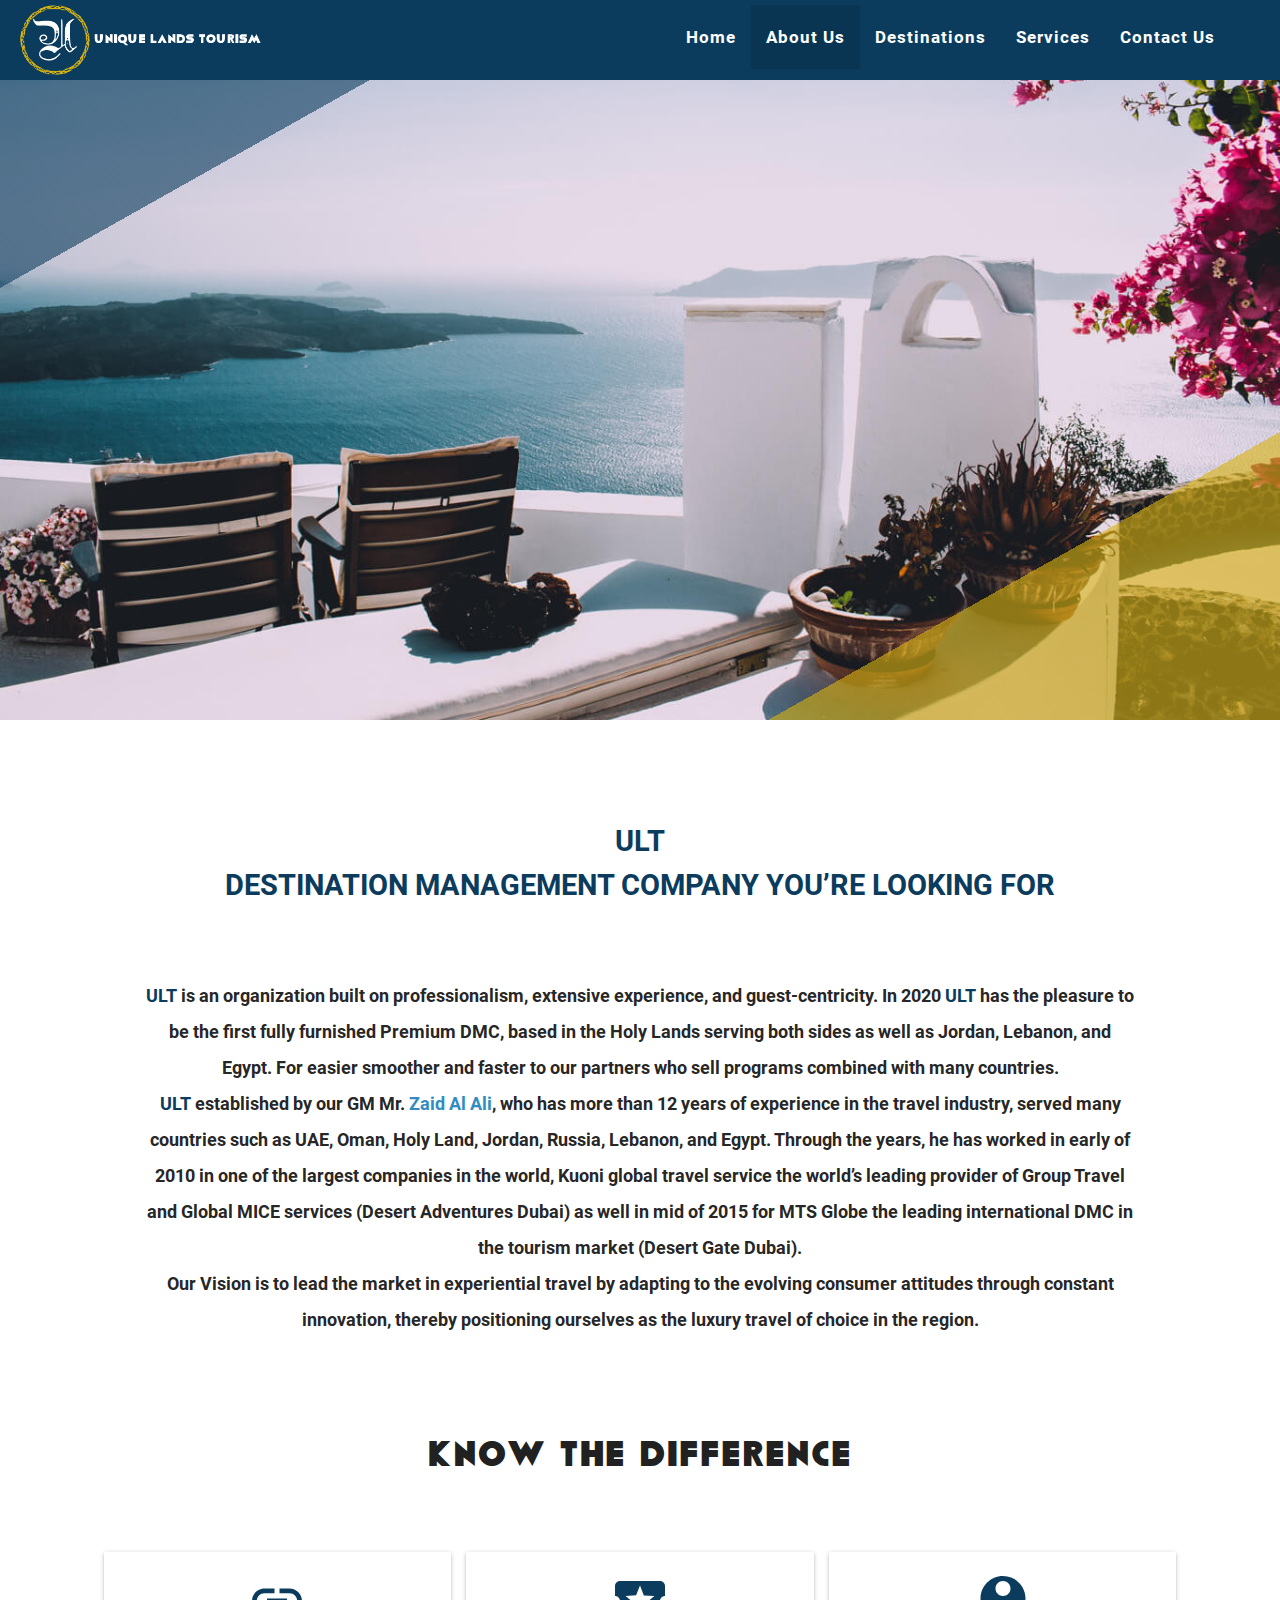
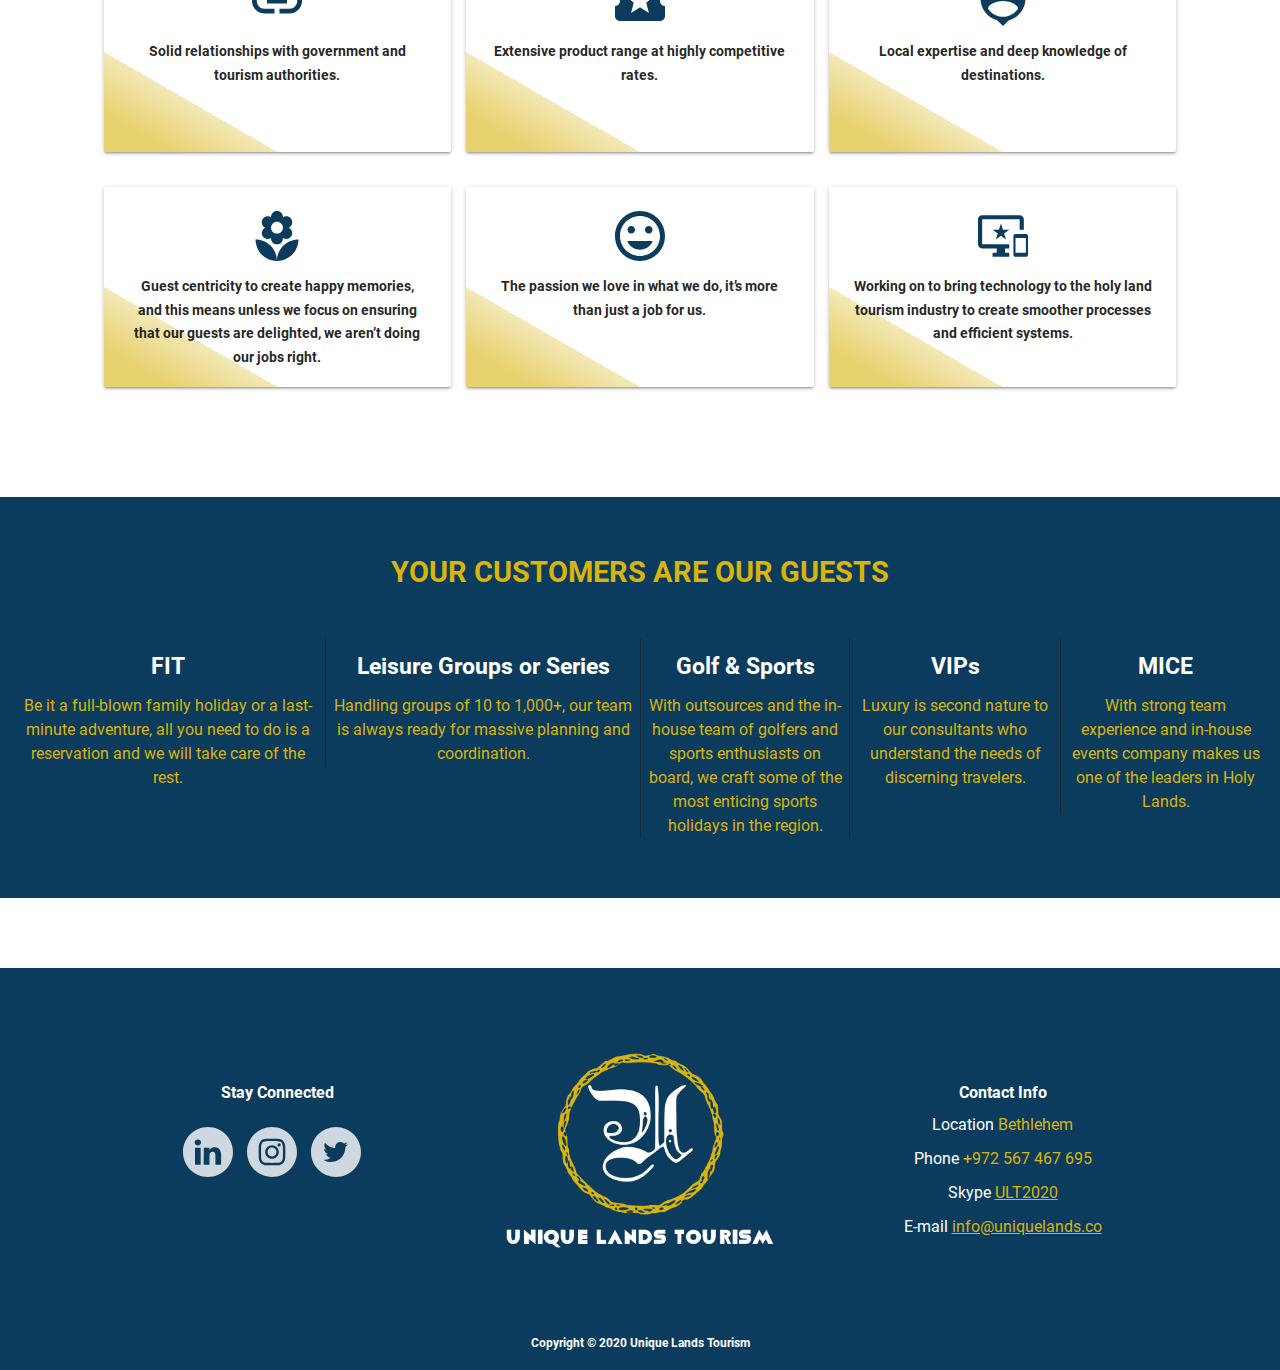
<file: docs/about-us.html>
<!doctype html> <html lang=en-US> <head> <meta charset=utf-8 /> <meta name=description content="Our Vision is to lead the market in experiential travel by adapting to the evolving consumer attitudes through
  constant innovation, thereby positioning ourselves as the luxury travel of choice in the region"/> <meta name=keywords content="unique-lands tourism travel middle-east"/> <meta name=author content="Zaid Ali"/> <meta http-equiv=X-UA-Compatible content="IE=edge"/> <meta name=viewport content="width=device-width,initial-scale=1"/> <title>About Us</title> <link href="app-721e4230a605cb0c26d0.css" rel="stylesheet"><link rel="shortcut icon" href="assets/images/favicon/favicon.ico">
<link rel="icon" type="image/png" sizes="16x16" href="assets/images/favicon/favicon-16x16.png">
<link rel="icon" type="image/png" sizes="32x32" href="assets/images/favicon/favicon-32x32.png">
<link rel="icon" type="image/png" sizes="48x48" href="assets/images/favicon/favicon-48x48.png">
<link rel="manifest" href="assets/images/favicon/manifest.json">
<meta name="mobile-web-app-capable" content="yes">
<meta name="theme-color" content="#0B3C5D">
<meta name="application-name" content="ULT">
<link rel="apple-touch-icon" sizes="57x57" href="assets/images/favicon/apple-touch-icon-57x57.png">
<link rel="apple-touch-icon" sizes="60x60" href="assets/images/favicon/apple-touch-icon-60x60.png">
<link rel="apple-touch-icon" sizes="72x72" href="assets/images/favicon/apple-touch-icon-72x72.png">
<link rel="apple-touch-icon" sizes="76x76" href="assets/images/favicon/apple-touch-icon-76x76.png">
<link rel="apple-touch-icon" sizes="114x114" href="assets/images/favicon/apple-touch-icon-114x114.png">
<link rel="apple-touch-icon" sizes="120x120" href="assets/images/favicon/apple-touch-icon-120x120.png">
<link rel="apple-touch-icon" sizes="144x144" href="assets/images/favicon/apple-touch-icon-144x144.png">
<link rel="apple-touch-icon" sizes="152x152" href="assets/images/favicon/apple-touch-icon-152x152.png">
<link rel="apple-touch-icon" sizes="167x167" href="assets/images/favicon/apple-touch-icon-167x167.png">
<link rel="apple-touch-icon" sizes="180x180" href="assets/images/favicon/apple-touch-icon-180x180.png">
<link rel="apple-touch-icon" sizes="1024x1024" href="assets/images/favicon/apple-touch-icon-1024x1024.png">
<meta name="apple-mobile-web-app-capable" content="yes">
<meta name="apple-mobile-web-app-status-bar-style" content="black-translucent">
<meta name="apple-mobile-web-app-title" content="ULT">
<link rel="apple-touch-startup-image" media="(device-width: 320px) and (device-height: 568px) and (-webkit-device-pixel-ratio: 2) and (orientation: portrait)"    href="assets/images/favicon/apple-touch-startup-image-640x1136.png">
<link rel="apple-touch-startup-image" media="(device-width: 375px) and (device-height: 667px) and (-webkit-device-pixel-ratio: 2) and (orientation: portrait)"    href="assets/images/favicon/apple-touch-startup-image-750x1334.png">
<link rel="apple-touch-startup-image" media="(device-width: 414px) and (device-height: 896px) and (-webkit-device-pixel-ratio: 2) and (orientation: portrait)"    href="assets/images/favicon/apple-touch-startup-image-828x1792.png">
<link rel="apple-touch-startup-image" media="(device-width: 375px) and (device-height: 812px) and (-webkit-device-pixel-ratio: 3) and (orientation: portrait)"    href="assets/images/favicon/apple-touch-startup-image-1125x2436.png">
<link rel="apple-touch-startup-image" media="(device-width: 414px) and (device-height: 736px) and (-webkit-device-pixel-ratio: 3) and (orientation: portrait)"    href="assets/images/favicon/apple-touch-startup-image-1242x2208.png">
<link rel="apple-touch-startup-image" media="(device-width: 414px) and (device-height: 896px) and (-webkit-device-pixel-ratio: 3) and (orientation: portrait)"    href="assets/images/favicon/apple-touch-startup-image-1242x2688.png">
<link rel="apple-touch-startup-image" media="(device-width: 768px) and (device-height: 1024px) and (-webkit-device-pixel-ratio: 2) and (orientation: portrait)"   href="assets/images/favicon/apple-touch-startup-image-1536x2048.png">
<link rel="apple-touch-startup-image" media="(device-width: 834px) and (device-height: 1112px) and (-webkit-device-pixel-ratio: 2) and (orientation: portrait)"   href="assets/images/favicon/apple-touch-startup-image-1668x2224.png">
<link rel="apple-touch-startup-image" media="(device-width: 834px) and (device-height: 1194px) and (-webkit-device-pixel-ratio: 2) and (orientation: portrait)"   href="assets/images/favicon/apple-touch-startup-image-1668x2388.png">
<link rel="apple-touch-startup-image" media="(device-width: 1024px) and (device-height: 1366px) and (-webkit-device-pixel-ratio: 2) and (orientation: portrait)"  href="assets/images/favicon/apple-touch-startup-image-2048x2732.png">
<link rel="apple-touch-startup-image" media="(device-width: 810px) and (device-height: 1080px) and (-webkit-device-pixel-ratio: 2) and (orientation: portrait)"  href="assets/images/favicon/apple-touch-startup-image-1620x2160.png">
<link rel="apple-touch-startup-image" media="(device-width: 320px) and (device-height: 568px) and (-webkit-device-pixel-ratio: 2) and (orientation: landscape)"   href="assets/images/favicon/apple-touch-startup-image-1136x640.png">
<link rel="apple-touch-startup-image" media="(device-width: 375px) and (device-height: 667px) and (-webkit-device-pixel-ratio: 2) and (orientation: landscape)"   href="assets/images/favicon/apple-touch-startup-image-1334x750.png">
<link rel="apple-touch-startup-image" media="(device-width: 414px) and (device-height: 896px) and (-webkit-device-pixel-ratio: 2) and (orientation: landscape)"   href="assets/images/favicon/apple-touch-startup-image-1792x828.png">
<link rel="apple-touch-startup-image" media="(device-width: 375px) and (device-height: 812px) and (-webkit-device-pixel-ratio: 3) and (orientation: landscape)"   href="assets/images/favicon/apple-touch-startup-image-2436x1125.png">
<link rel="apple-touch-startup-image" media="(device-width: 414px) and (device-height: 736px) and (-webkit-device-pixel-ratio: 3) and (orientation: landscape)"   href="assets/images/favicon/apple-touch-startup-image-2208x1242.png">
<link rel="apple-touch-startup-image" media="(device-width: 414px) and (device-height: 896px) and (-webkit-device-pixel-ratio: 3) and (orientation: landscape)"   href="assets/images/favicon/apple-touch-startup-image-2688x1242.png">
<link rel="apple-touch-startup-image" media="(device-width: 768px) and (device-height: 1024px) and (-webkit-device-pixel-ratio: 2) and (orientation: landscape)"  href="assets/images/favicon/apple-touch-startup-image-2048x1536.png">
<link rel="apple-touch-startup-image" media="(device-width: 834px) and (device-height: 1112px) and (-webkit-device-pixel-ratio: 2) and (orientation: landscape)"  href="assets/images/favicon/apple-touch-startup-image-2224x1668.png">
<link rel="apple-touch-startup-image" media="(device-width: 834px) and (device-height: 1194px) and (-webkit-device-pixel-ratio: 2) and (orientation: landscape)"  href="assets/images/favicon/apple-touch-startup-image-2388x1668.png">
<link rel="apple-touch-startup-image" media="(device-width: 1024px) and (device-height: 1366px) and (-webkit-device-pixel-ratio: 2) and (orientation: landscape)" href="assets/images/favicon/apple-touch-startup-image-2732x2048.png">
<link rel="apple-touch-startup-image" media="(device-width: 810px) and (device-height: 1080px) and (-webkit-device-pixel-ratio: 2) and (orientation: landscape)"  href="assets/images/favicon/apple-touch-startup-image-2160x1620.png">
<link rel="icon" type="image/png" sizes="228x228" href="assets/images/favicon/coast-228x228.png">
<meta name="msapplication-TileColor" content="#0B3C5D">
<meta name="msapplication-TileImage" content="assets/images/favicon/mstile-144x144.png">
<meta name="msapplication-config" content="assets/images/favicon/browserconfig.xml">
<link rel="yandex-tableau-widget" href="assets/images/favicon/yandex-browser-manifest.json"></head> <body> <div class=nav-activator> <div class=nav-activator__hamb> </div> </div> <div class="navigation-phone u-hidden"> <a href=index.html> <img class=navigation-phone__logo src=assets/images/logo-y-circle-text.png alt=LOGO> </a> <div class=navigation-phone__list> <a href=index.html>HOME</a> <a href=about-us.html>ABOUT US</a> <a id=nav-activate-1 href=#!>DESTINATIONS</a> <div id=nav-destinations class="navigation-phone__destinations u-hidden"> <a href=holy-land.html>HOLY LAND</a> <a href=jordan.html>JORDAN</a> <a href=lebanon.html>LEBANON</a> <a href=egypt.html>EGYPT</a> </div> <a id=nav-activate-2 href=#!>SERVICES</a> <div id=nav-services class="navigation-phone__destinations u-hidden"> <a href=wedding.html>WEDDINGS</a> <a href=mice.html>MICE</a> </div> <a id=phoneContact href=#contactUs>CONTACT US</a> </div> </div> <header class="sub-header sub-header__about-us"> <h1 class=u-hidden>Unique Lands Tourism</h1> <ul id=dropdown1 class="dropdown-content dropdown"> <li><a class=dropdown__items href=holy-land.html>Holy Land</a></li> <li><a class=dropdown__items href=jordan.html>Jordan</a></li> <li><a class=dropdown__items href=lebanon.html>Lebanon</a></li> <li><a class=dropdown__items href=egypt.html>Egypt</a></li> </ul> <ul id=dropdown2 class="dropdown-content dropdown"> <li><a class=dropdown__items href=wedding.html>Weddings</a></li> <li><a class=dropdown__items href=mice.html>MICE</a></li> </ul> <div class=navbar> <nav class=navigation> <div class=nav-wrapper> <a href=index.html class=navigation__logo> <img id=headLogo class=navigation__logo--top src=assets/images/logo-y-circle-text.png alt=LOGO> <img id=navLogo class="navigation__logo--nav navigation__logo--hide" src=assets/images/logo-y-circle-nav.png alt=LOGO> </a> <ul class=right> <li><a class=navigation__link href=index.html>Home</a></li> <li class=active><a class=navigation__link href=about-us.html>About Us</a></li> <li><a class="dropdown-trigger navigation__link" href=#! data-target=dropdown1>Destinations</a></li> <li><a class="dropdown-trigger navigation__link" href=#! data-target=dropdown2>Services</a></li> <li class=u-contact-tab><a class=navigation__link href=#contactUs>Contact Us</a></li> </ul> </div> </nav> </div></header> <section class=about-us> <h3 class=center-align>ULT <br/> DESTINATION MANAGEMENT COMPANY YOU’RE LOOKING FOR</h3> <div class="acclaims__container about-us__description"> <p> <strong>ULT</strong> is an organization built on professionalism, extensive experience, and guest-centricity. In 2020 <strong>ULT</strong> has the pleasure to be the first fully furnished Premium DMC, based in the Holy Lands serving both sides as well as Jordan, Lebanon, and Egypt. For easier smoother and faster to our partners who sell programs combined with many countries.<br/> <strong>ULT</strong> established by our GM Mr. <span>Zaid Al Ali</span>, who has more than 12 years of experience in the travel industry, served many countries such as UAE, Oman, Holy Land, Jordan, Russia, Lebanon, and Egypt. Through the years, he has worked in early of 2010 in one of the largest companies in the world, Kuoni global travel service the world’s leading provider of Group Travel and Global MICE services (Desert Adventures Dubai) as well in mid of 2015 for MTS Globe the leading international DMC in the tourism market (Desert Gate Dubai).<br/> Our Vision is to lead the market in experiential travel by adapting to the evolving consumer attitudes through constant innovation, thereby positioning ourselves as the luxury travel of choice in the region.<br/> </p> </div> </section> <section class="clients about-us__clients"> <h2 class="center-align grey-text text-darken-4 u-underline-color">KNOW THE DIFFERENCE</h2> <div class=acclaims__container> <div class=row> <div class="col s12 offset-m2 m8 l4"> <div class="card-panel white center-align acclaims__group"> <svg xmlns=http://www.w3.org/2000/svg width=50 height=50 viewBox="0 0 20 10"> <g fill=none fill-rule=evenodd transform="translate(-2 -7)"> <polygon points="0 0 24 0 24 24 0 24"/> <path fill=#0B3C5D fill-rule=nonzero d="M3.9,12 C3.9,10.29 5.29,8.9 7,8.9 L11,8.9 L11,7 L7,7 C4.24,7 2,9.24 2,12 C2,14.76 4.24,17 7,17 L11,17 L11,15.1 L7,15.1 C5.29,15.1 3.9,13.71 3.9,12 Z M8,13 L16,13 L16,11 L8,11 L8,13 Z M17,7 L13,7 L13,8.9 L17,8.9 C18.71,8.9 20.1,10.29 20.1,12 C20.1,13.71 18.71,15.1 17,15.1 L13,15.1 L13,17 L17,17 C19.76,17 22,14.76 22,12 C22,9.24 19.76,7 17,7 Z"/> </g> </svg> <p>Solid relationships with government and tourism authorities. </p> </div> </div> <div class="col s12 offset-m2 m8 l4"> <div class="card-panel white center-align acclaims__group"> <svg xmlns=http://www.w3.org/2000/svg width=50 height=50 viewBox="0 0 20 16"> <g fill=none fill-rule=evenodd transform="translate(-2 -4)"> <polygon points="0 0 24 0 24 24 0 24"/> <path fill=#0B3C5D fill-rule=nonzero d="M20,12 C20,10.9 20.9,10 22,10 L22,6 C22,4.9 21.1,4 20,4 L4,4 C2.9,4 2.01,4.9 2.01,6 L2.01,10 C3.11,10 4,10.9 4,12 C4,13.1 3.11,14 2,14 L2,18 C2,19.1 2.9,20 4,20 L20,20 C21.1,20 22,19.1 22,18 L22,14 C20.9,14 20,13.1 20,12 Z M15.58,16.8 L12,14.5 L8.42,16.8 L9.5,12.68 L6.21,9.99 L10.45,9.74 L12,5.8 L13.54,9.75 L17.78,10 L14.49,12.69 L15.58,16.8 Z"/> </g> </svg> <p>Extensive product range at highly competitive rates. </p> </div> </div> <div class="col s12 offset-m2 m8 l4"> <div class="card-panel white center-align acclaims__group"> <svg xmlns=http://www.w3.org/2000/svg width=50 height=50 viewBox="0 0 18 20"> <g fill=none fill-rule=evenodd transform="translate(-3 -2)"> <path fill=#0B3C5D fill-rule=nonzero d="M12,2 C7.03,2 3,6.03 3,11 C3,15.17 5.84,18.67 9.69,19.69 L12,22 L14.31,19.69 C18.16,18.67 21,15.17 21,11 C21,6.03 16.97,2 12,2 Z M12,4 C13.66,4 15,5.34 15,7 C15,8.66 13.66,10 12,10 C10.34,10 9,8.66 9,7 C9,5.34 10.34,4 12,4 Z M12,18.3 C9.5,18.3 7.29,17.02 6,15.08 C6.03,13.09 10,12 12,12 C13.99,12 17.97,13.09 18,15.08 C16.71,17.02 14.5,18.3 12,18.3 Z"/> <polygon points="0 0 24 0 24 24 0 24"/> </g> </svg> <p>Local expertise and deep knowledge of destinations. </p> </div> </div> </div> <div class=row> <div class="col s12 offset-m2 m8 l4"> <div class="card-panel white center-align acclaims__group"> <svg xmlns=http://www.w3.org/2000/svg width=50 height=50 viewBox="0 0 18 21"> <g fill=none fill-rule=evenodd transform="translate(-3 -1)"> <polygon points="0 0 24 0 24 24 0 24"/> <path fill=#0B3C5D fill-rule=nonzero d="M12,22 C16.97,22 21,17.97 21,13 C16.03,13 12,17.03 12,22 Z M5.6,10.25 C5.6,11.63 6.72,12.75 8.1,12.75 C8.63,12.75 9.11,12.59 9.52,12.31 L9.5,12.5 C9.5,13.88 10.62,15 12,15 C13.38,15 14.5,13.88 14.5,12.5 L14.48,12.31 C14.88,12.59 15.37,12.75 15.9,12.75 C17.28,12.75 18.4,11.63 18.4,10.25 C18.4,9.25 17.81,8.4 16.97,8 C17.81,7.6 18.4,6.75 18.4,5.75 C18.4,4.37 17.28,3.25 15.9,3.25 C15.37,3.25 14.89,3.41 14.48,3.69 L14.5,3.5 C14.5,2.12 13.38,1 12,1 C10.62,1 9.5,2.12 9.5,3.5 L9.52,3.69 C9.12,3.41 8.63,3.25 8.1,3.25 C6.72,3.25 5.6,4.37 5.6,5.75 C5.6,6.75 6.19,7.6 7.03,8 C6.19,8.4 5.6,9.25 5.6,10.25 Z M12,5.5 C13.38,5.5 14.5,6.62 14.5,8 C14.5,9.38 13.38,10.5 12,10.5 C10.62,10.5 9.5,9.38 9.5,8 C9.5,6.62 10.62,5.5 12,5.5 Z M3,13 C3,17.97 7.03,22 12,22 C12,17.03 7.97,13 3,13 Z"/> </g> </svg> <p>Guest centricity to create happy memories, and this means unless we focus on ensuring that our guests are delighted, we aren’t doing our jobs right. </p> </div> </div> <div class="col s12 offset-m2 m8 l4"> <div class="card-panel white center-align acclaims__group"> <svg xmlns=http://www.w3.org/2000/svg width=50 height=50 viewBox="0 0 20 20"> <g fill=none fill-rule=evenodd transform="translate(-2 -2)"> <polygon points="0 0 24 0 24 24 0 24"/> <path fill=#0B3C5D fill-rule=nonzero d="M11.99,2 C6.47,2 2,6.48 2,12 C2,17.52 6.47,22 11.99,22 C17.52,22 22,17.52 22,12 C22,6.48 17.52,2 11.99,2 Z M12,20 C7.58,20 4,16.42 4,12 C4,7.58 7.58,4 12,4 C16.42,4 20,7.58 20,12 C20,16.42 16.42,20 12,20 Z M15.5,11 C16.33,11 17,10.33 17,9.5 C17,8.67 16.33,8 15.5,8 C14.67,8 14,8.67 14,9.5 C14,10.33 14.67,11 15.5,11 Z M8.5,11 C9.33,11 10,10.33 10,9.5 C10,8.67 9.33,8 8.5,8 C7.67,8 7,8.67 7,9.5 C7,10.33 7.67,11 8.5,11 Z M12,17.5 C14.33,17.5 16.31,16.04 17.11,14 L6.89,14 C7.69,16.04 9.67,17.5 12,17.5 Z"/> </g> </svg> <p>The passion we love in what we do, it’s more than just a job for us. </p> </div> </div> <div class="col s12 offset-m2 m8 l4"> <div class="card-panel white center-align acclaims__group"> <svg xmlns=http://www.w3.org/2000/svg width=50 height=50 viewBox="0 0 24 20"> <g fill=none fill-rule=evenodd transform="translate(0 -2)"> <polygon points="0 0 24 0 24 24 0 24"/> <path fill=#0B3C5D fill-rule=nonzero d="M23,11.01 L18,11 C17.45,11 17,11.45 17,12 L17,21 C17,21.55 17.45,22 18,22 L23,22 C23.55,22 24,21.55 24,21 L24,12 C24,11.45 23.55,11.01 23,11.01 Z M23,20 L18,20 L18,13 L23,13 L23,20 Z M20,2 L2,2 C0.89,2 0,2.89 0,4 L0,16 C0,17.1 0.89,18 2,18 L9,18 L9,20 L7,20 L7,22 L15,22 L15,20 L13,20 L13,18 L15,18 L15,16 L2,16 L2,4 L20,4 L20,9 L22,9 L22,4 C22,2.89 21.1,2 20,2 Z M11.97,9 L11,6 L10.03,9 L7,9 L9.47,10.76 L8.53,13.67 L11,11.87 L13.47,13.67 L12.53,10.76 L15,9 L11.97,9 Z"/> </g> </svg> <p>Working on to bring technology to the holy land tourism industry to create smoother processes and efficient systems. </p> </div> </div> </div> </div>  </section> <section class="customers center-align"> <h3 class=customers__head>YOUR CUSTOMERS ARE OUR GUESTS</h3> <div class=row> <div class="customers__container center-align"> <div class="col s12 m12 l3 u-no-border customers__group"> <h4 class=customers__header>FIT</h4> <p class=customers__description>Be it a full-blown family holiday or a last-minute adventure, all you need to do is a reservation and we will take care of the rest.</p> </div> <div class="col s12 m12 l3 u-no-med-border customers__group"> <h4 class=customers__header>Leisure Groups or Series</h4> <p class=customers__description>Handling groups of 10 to 1,000+, our team is always ready for massive planning and coordination.</p> </div> <div class="col s12 m12 l2 u-border-right u-no-med-border customers__group"> <h4 class=customers__header>Golf & Sports</h4> <p class=customers__description>With outsources and the in-house team of golfers and sports enthusiasts on board, we craft some of the most enticing sports holidays in the region.</p> </div> <div class="col s12 m12 l2 u-no-border customers__group"> <h4 class=customers__header>VIPs</h4> <p class=customers__description>Luxury is second nature to our consultants who understand the needs of discerning travelers.</p> </div> <div class="col s12 m12 l2 u-no-med-border customers__group"> <h4 class=customers__header>MICE</h4> <p class=customers__description>With strong team experience and in-house events company makes us one of the leaders in Holy Lands.</p> </div> </div> </div> </section> <footer id=contactUs class="footer white-text"> <div class=acclaims__container> <div class=row> <div class="col s12 l4 push-l4 m6 offset-m3 u-margin-small center-align footer__group footer__group--2"> <a href=index.html> <img class=footer__logo src=assets/images/logo-y-circle-text.png alt=LOGO> </a> </div> <div class="col s12 l4 pull-l4 m6 offset-m3 center-align u-margin-small footer__group footer__group--1"> <h5>Stay Connected</h5> <div class=u-margin-small> <a class="tooltipped footer__social" data-position=left data-tooltip="COMMING SOON"> <svg class=footer__social--icon xmlns=http://www.w3.org/2000/svg width=35 height=35 viewBox="0 0 48 48"> <path fill=#ffffff d="M0,24 C0,10.7451654 10.7451654,0 24,0 C37.2548346,0 48,10.7451654 48,24 C48,37.2548346 37.2548346,48 24,48 C10.7451654,48 0,37.2548346 0,24 Z M16.960542,19.8778483 L11.5216171,19.8778483 L11.5216171,36.2195598 L16.960542,36.2195598 L16.960542,19.8778483 Z M17.3187633,14.8226977 C17.2834625,13.2204033 16.1376539,12 14.277032,12 C12.4164101,12 11.2,13.2204033 11.2,14.8226977 C11.2,16.3918031 12.3804576,17.6473477 14.2064305,17.6473477 L14.2411882,17.6473477 C16.1376539,17.6473477 17.3187633,16.3918031 17.3187633,14.8226977 Z M36.5753856,26.8497218 C36.5753856,21.8302549 33.8922015,19.4941133 30.3131382,19.4941133 C27.425427,19.4941133 26.13255,21.080247 25.4106765,22.1929485 L25.4106765,19.8782822 L19.9710999,19.8782822 C20.0427877,21.4117038 19.9710999,36.2199936 19.9710999,36.2199936 L25.4106765,36.2199936 L25.4106765,27.0934337 C25.4106765,26.6050338 25.4459773,26.117827 25.5897871,25.7681486 C25.9828747,24.7924334 26.877885,23.7822276 28.3805028,23.7822276 C30.3494166,23.7822276 31.1364608,25.2807249 31.1364608,27.4767349 L31.1364608,36.2195598 L36.5751684,36.2195598 L36.5753856,26.8497218 Z"/> </svg> </a> <a class="tooltipped footer__social" data-position=top data-tooltip="COMMING SOON"> <svg xmlns=http://www.w3.org/2000/svg width=35 height=35 viewBox="0 0 48 48"> <g fill=#ffffff> <path d="M0,24 C0,10.7451654 10.7451654,0 24,0 C37.2548346,0 48,10.7451654 48,24 C48,37.2548346 37.2548346,48 24,48 C10.7451654,48 0,37.2548346 0,24 Z M24.0012,11.2 C20.5248971,11.2 20.0886259,11.2152002 18.7232784,11.2773342 C17.3605975,11.3397348 16.4304545,11.5554704 15.6165794,11.872007 C14.7747039,12.1989438 14.0605631,12.6362816 13.349089,13.3480224 C12.6370816,14.0594965 12.1997438,14.7736372 11.8717403,15.615246 C11.5544037,16.4293878 11.3384014,17.3597975 11.2770674,18.721945 C11.2160002,20.0872926 11.2,20.5238305 11.2,24.0001334 C11.2,27.4764362 11.2154668,27.9113741 11.2773342,29.2767216 C11.3400014,30.6394025 11.555737,31.5695455 11.872007,32.3834206 C12.1992104,33.2252961 12.6365483,33.9394369 13.348289,34.650911 C14.0594965,35.3629184 14.7736372,35.801323 15.6149794,36.1282597 C16.4293878,36.4447963 17.3597975,36.6605319 18.7222117,36.7229326 C20.0875593,36.7850665 20.5235638,36.8002666 23.9996,36.8002666 C27.4761695,36.8002666 27.9111074,36.7850665 29.276455,36.7229326 C30.6391358,36.6605319 31.5703455,36.4447963 32.384754,36.1282597 C33.2263628,35.801323 33.9394369,35.3629184 34.6506442,34.650911 C35.3626517,33.9394369 35.7999896,33.2252961 36.127993,32.3836874 C36.442663,31.5695455 36.6586652,30.6391358 36.7226658,29.2769883 C36.7839998,27.9116407 36.8,27.4764362 36.8,24.0001334 C36.8,20.5238305 36.7839998,20.0875593 36.7226658,18.7222117 C36.6586652,17.3595308 36.442663,16.4293878 36.127993,15.6155126 C35.7999896,14.7736372 35.3626517,14.0594965 34.6506442,13.3480224 C33.9386369,12.636015 33.2266294,12.198677 32.383954,11.872007 C31.5679455,11.5554704 30.6372691,11.3397348 29.2745882,11.2773342 C27.9092407,11.2152002 27.4745695,11.2 23.9972,11.2 L24.0012,11.2 Z"/> <path d="M22.8529214,13.5066907 C23.193725,13.5061574 23.5739956,13.5066907 24.0012,13.5066907 C27.4188356,13.5066907 27.8239065,13.5189575 29.1735206,13.5802914 C30.4215335,13.6373587 31.0988739,13.8458942 31.5500786,14.0210961 C32.1474182,14.2530985 32.5732893,14.5304347 33.0210273,14.9784394 C33.469032,15.426444 33.7463682,15.8531151 33.9789039,16.4504547 C34.1541058,16.9011261 34.3629079,17.5784665 34.4197086,18.8264794 C34.4810425,20.1758268 34.494376,20.5811644 34.494376,23.9972 C34.494376,27.4132355 34.4810425,27.8185731 34.4197086,29.1679205 C34.3626413,30.4159335 34.1541058,31.0932739 33.9789039,31.5439453 C33.7469015,32.1412848 33.469032,32.5666226 33.0210273,33.0143606 C32.5730226,33.4623652 32.1476849,33.7397014 31.5500786,33.9717038 C31.0994073,34.1477057 30.4215335,34.3557078 29.1735206,34.4127751 C27.8241732,34.4741091 27.4188356,34.4874426 24.0012,34.4874426 C20.5832978,34.4874426 20.1782269,34.4741091 18.8288794,34.4127751 C17.5808665,34.3551746 16.9035261,34.146639 16.4520547,33.9714372 C15.8547151,33.7394348 15.4280441,33.4620986 14.9800394,33.0140939 C14.5320347,32.5660892 14.2546985,32.1404848 14.0221627,31.5428786 C13.8469609,31.0922072 13.6381587,30.4148668 13.5813582,29.1668538 C13.5200242,27.8175064 13.5077574,27.4121689 13.5077574,23.9939999 C13.5077574,20.575831 13.5200242,20.1726268 13.5813582,18.8232794 C13.6384254,17.5752664 13.8469609,16.897926 14.0221627,16.4467214 C14.2541651,15.8493818 14.5320347,15.4227106 14.9800394,14.974706 C15.4280441,14.5267013 15.8547151,14.2493651 16.4520547,14.0168294 C16.9032594,13.8408275 17.5808665,13.6328254 18.8288794,13.5754914 C20.0096918,13.5221575 20.4672966,13.5061574 22.8529214,13.5034906 L22.8529214,13.5066907 Z M30.8338045,15.6320462 C29.9857957,15.6320462 29.2977885,16.3192534 29.2977885,17.1675288 C29.2977885,18.0155377 29.9857957,18.7035448 30.8338045,18.7035448 C31.6818134,18.7035448 32.3698205,18.0155377 32.3698205,17.1675288 C32.3698205,16.31952 31.6818134,15.6315128 30.8338045,15.6315128 L30.8338045,15.6320462 Z M24.0012,17.4267315 C20.3710289,17.4267315 17.4277982,20.3699622 17.4277982,24.0001334 C17.4277982,27.6303045 20.3710289,30.5722018 24.0012,30.5722018 C27.6313712,30.5722018 30.5735351,27.6303045 30.5735351,24.0001334 C30.5735351,20.3699622 27.6311045,17.4267315 24.0009334,17.4267315 L24.0012,17.4267315 Z"/> <path d="M24.0012,19.7334222 C26.3574912,19.7334222 28.2679111,21.6435754 28.2679111,24.0001334 C28.2679111,26.3564246 26.3574912,28.2668445 24.0012,28.2668445 C21.6446422,28.2668445 19.7344889,26.3564246 19.7344889,24.0001334 C19.7344889,21.6435754 21.6446422,19.7334222 24.0012,19.7334222 L24.0012,19.7334222 Z"/> </g> </svg> </a> <a class="tooltipped footer__social" data-position=right data-tooltip="COMMING SOON"> <svg xmlns=http://www.w3.org/2000/svg width=48 height=48 viewBox="0 0 48 48"> <path fill=#ffffff d="M798,268 C798,254.745165 808.745165,244 822,244 C835.254835,244 846,254.745165 846,268 C846,281.254835 835.254835,292 822,292 C808.745165,292 798,281.254835 798,268 Z M821.281203,263.507501 L821.331565,264.337955 L820.49219,264.236266 C817.436864,263.846462 814.767651,262.524514 812.501338,260.30432 L811.393363,259.202698 L811.107975,260.016204 C810.503625,261.829644 810.889738,263.744773 812.1488,265.032825 C812.820301,265.744642 812.669213,265.846331 811.510875,265.42263 C811.107975,265.287045 810.755438,265.185357 810.721863,265.236201 C810.60435,265.354837 811.00725,266.897109 811.326213,267.507239 C811.762688,268.354641 812.652426,269.185095 813.626101,269.676589 L814.448689,270.066394 L813.475013,270.083342 C812.534913,270.083342 812.501338,270.10029 812.602063,270.456199 C812.937813,271.557821 814.264026,272.727236 815.741326,273.235678 L816.782152,273.591587 L815.875626,274.133924 C814.532626,274.913534 812.954601,275.354183 811.376575,275.388079 C810.621138,275.405027 810,275.47282 810,275.523664 C810,275.693144 812.048075,276.642235 813.239988,277.015092 C816.815727,278.116714 821.062965,277.642169 824.252591,275.760936 C826.518904,274.422041 828.785217,271.761198 829.84283,269.185095 C830.413605,267.812304 830.98438,265.303993 830.98438,264.100682 C830.98438,263.321072 831.034742,263.219384 831.974843,262.287241 C832.52883,261.744904 833.049243,261.151723 833.149968,260.982242 C833.317843,260.660229 833.301055,260.660229 832.444893,260.948346 C831.017955,261.456787 830.816505,261.388995 831.52158,260.626333 C832.041993,260.083996 832.66313,259.101009 832.66313,258.812892 C832.66313,258.762048 832.411318,258.846789 832.12593,258.999321 C831.823755,259.168801 831.152255,259.423022 830.64863,259.575554 L829.742105,259.863671 L828.919517,259.304386 C828.466254,258.999321 827.828329,258.66036 827.492579,258.558672 C826.636416,258.321399 825.326991,258.355295 824.554766,258.626464 C822.456328,259.389126 821.130115,261.355099 821.281203,263.507501 Z" transform="translate(-798 -244)"/> </svg> </a> </div> </div> <div class="col s12 l4 m6 offset-m3 center-align u-margin-small footer__group footer__group--3"> <h5>Contact Info</h5> <ul class=footer__contact-info> <li><span>Location</span> Bethlehem</li> <li><span>Phone</span> +972 567 467 695</li> <li><span>Skype</span> <a class=u-mail href=skype:live:.cid.eec87b032639cbea?call>ULT2020</a></li> <li><span>E-mail</span> <a class=u-mail href=mailto:info@uniquelands.co>info@uniquelands.co</a> </li> </ul> </div> </div> </div> <div class="footer__copyright center-align"> <a href=index.html> <h6><span>Copyright</span> &copy; 2020 Unique Lands Tourism</h6> </a> </div> </footer> <script type="text/javascript" src="main-bundle.js"></script></body> </html>
</file>
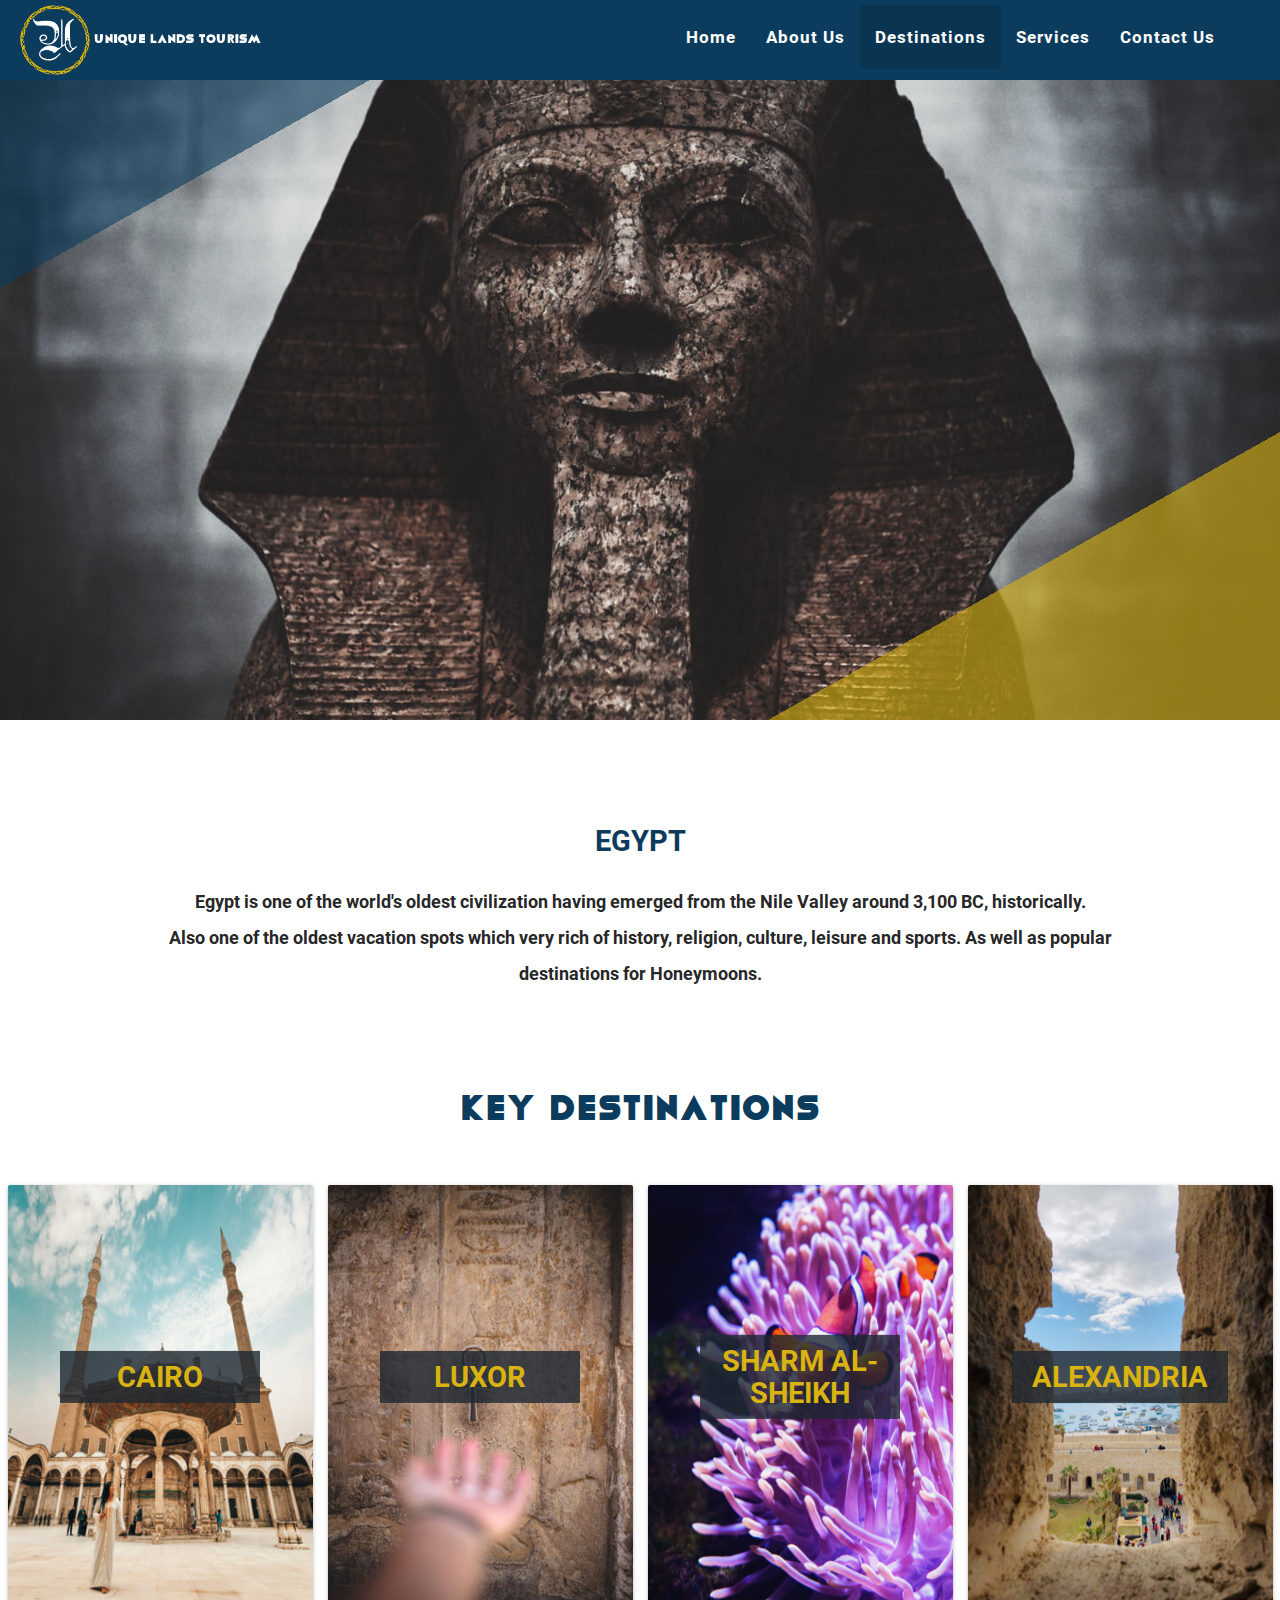
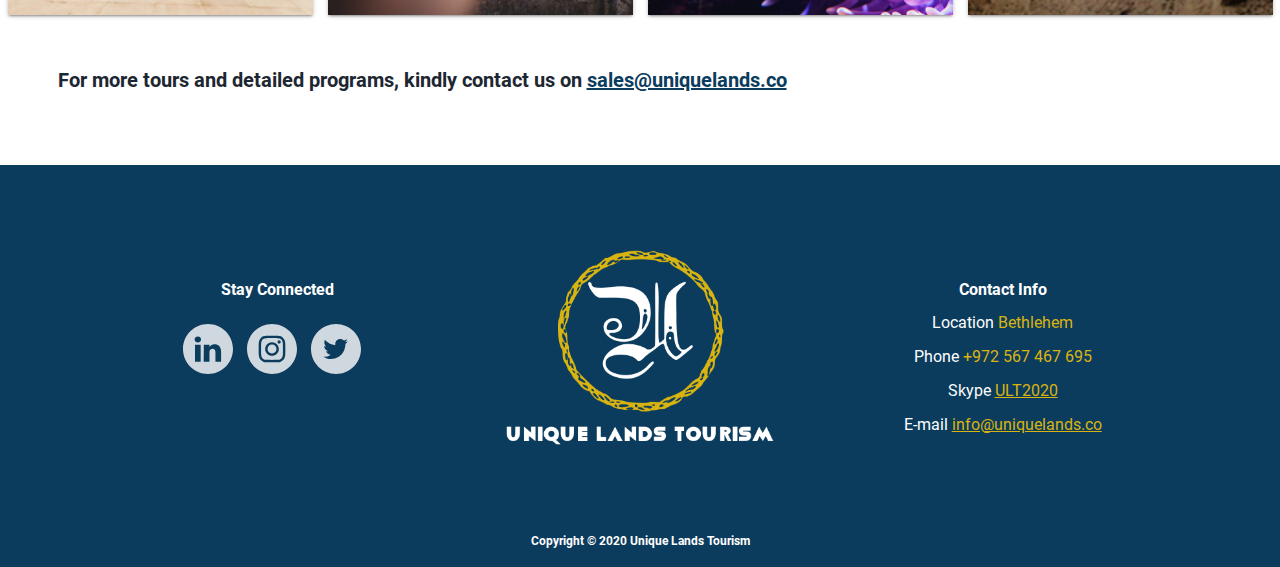
<file: docs/egypt.html>
<!doctype html> <html lang=en-US> <head> <meta charset=utf-8 /> <meta name=description content="Our Vision is to lead the market in experiential travel by adapting to the evolving consumer attitudes through
  constant innovation, thereby positioning ourselves as the luxury travel of choice in the region"/> <meta name=keywords content="unique-lands tourism travel middle-east"/> <meta name=author content="Zaid Ali"/> <meta http-equiv=X-UA-Compatible content="IE=edge"/> <meta name=viewport content="width=device-width,initial-scale=1"/> <title>Egypt</title> <link href="app-721e4230a605cb0c26d0.css" rel="stylesheet"><link rel="shortcut icon" href="assets/images/favicon/favicon.ico">
<link rel="icon" type="image/png" sizes="16x16" href="assets/images/favicon/favicon-16x16.png">
<link rel="icon" type="image/png" sizes="32x32" href="assets/images/favicon/favicon-32x32.png">
<link rel="icon" type="image/png" sizes="48x48" href="assets/images/favicon/favicon-48x48.png">
<link rel="manifest" href="assets/images/favicon/manifest.json">
<meta name="mobile-web-app-capable" content="yes">
<meta name="theme-color" content="#0B3C5D">
<meta name="application-name" content="ULT">
<link rel="apple-touch-icon" sizes="57x57" href="assets/images/favicon/apple-touch-icon-57x57.png">
<link rel="apple-touch-icon" sizes="60x60" href="assets/images/favicon/apple-touch-icon-60x60.png">
<link rel="apple-touch-icon" sizes="72x72" href="assets/images/favicon/apple-touch-icon-72x72.png">
<link rel="apple-touch-icon" sizes="76x76" href="assets/images/favicon/apple-touch-icon-76x76.png">
<link rel="apple-touch-icon" sizes="114x114" href="assets/images/favicon/apple-touch-icon-114x114.png">
<link rel="apple-touch-icon" sizes="120x120" href="assets/images/favicon/apple-touch-icon-120x120.png">
<link rel="apple-touch-icon" sizes="144x144" href="assets/images/favicon/apple-touch-icon-144x144.png">
<link rel="apple-touch-icon" sizes="152x152" href="assets/images/favicon/apple-touch-icon-152x152.png">
<link rel="apple-touch-icon" sizes="167x167" href="assets/images/favicon/apple-touch-icon-167x167.png">
<link rel="apple-touch-icon" sizes="180x180" href="assets/images/favicon/apple-touch-icon-180x180.png">
<link rel="apple-touch-icon" sizes="1024x1024" href="assets/images/favicon/apple-touch-icon-1024x1024.png">
<meta name="apple-mobile-web-app-capable" content="yes">
<meta name="apple-mobile-web-app-status-bar-style" content="black-translucent">
<meta name="apple-mobile-web-app-title" content="ULT">
<link rel="apple-touch-startup-image" media="(device-width: 320px) and (device-height: 568px) and (-webkit-device-pixel-ratio: 2) and (orientation: portrait)"    href="assets/images/favicon/apple-touch-startup-image-640x1136.png">
<link rel="apple-touch-startup-image" media="(device-width: 375px) and (device-height: 667px) and (-webkit-device-pixel-ratio: 2) and (orientation: portrait)"    href="assets/images/favicon/apple-touch-startup-image-750x1334.png">
<link rel="apple-touch-startup-image" media="(device-width: 414px) and (device-height: 896px) and (-webkit-device-pixel-ratio: 2) and (orientation: portrait)"    href="assets/images/favicon/apple-touch-startup-image-828x1792.png">
<link rel="apple-touch-startup-image" media="(device-width: 375px) and (device-height: 812px) and (-webkit-device-pixel-ratio: 3) and (orientation: portrait)"    href="assets/images/favicon/apple-touch-startup-image-1125x2436.png">
<link rel="apple-touch-startup-image" media="(device-width: 414px) and (device-height: 736px) and (-webkit-device-pixel-ratio: 3) and (orientation: portrait)"    href="assets/images/favicon/apple-touch-startup-image-1242x2208.png">
<link rel="apple-touch-startup-image" media="(device-width: 414px) and (device-height: 896px) and (-webkit-device-pixel-ratio: 3) and (orientation: portrait)"    href="assets/images/favicon/apple-touch-startup-image-1242x2688.png">
<link rel="apple-touch-startup-image" media="(device-width: 768px) and (device-height: 1024px) and (-webkit-device-pixel-ratio: 2) and (orientation: portrait)"   href="assets/images/favicon/apple-touch-startup-image-1536x2048.png">
<link rel="apple-touch-startup-image" media="(device-width: 834px) and (device-height: 1112px) and (-webkit-device-pixel-ratio: 2) and (orientation: portrait)"   href="assets/images/favicon/apple-touch-startup-image-1668x2224.png">
<link rel="apple-touch-startup-image" media="(device-width: 834px) and (device-height: 1194px) and (-webkit-device-pixel-ratio: 2) and (orientation: portrait)"   href="assets/images/favicon/apple-touch-startup-image-1668x2388.png">
<link rel="apple-touch-startup-image" media="(device-width: 1024px) and (device-height: 1366px) and (-webkit-device-pixel-ratio: 2) and (orientation: portrait)"  href="assets/images/favicon/apple-touch-startup-image-2048x2732.png">
<link rel="apple-touch-startup-image" media="(device-width: 810px) and (device-height: 1080px) and (-webkit-device-pixel-ratio: 2) and (orientation: portrait)"  href="assets/images/favicon/apple-touch-startup-image-1620x2160.png">
<link rel="apple-touch-startup-image" media="(device-width: 320px) and (device-height: 568px) and (-webkit-device-pixel-ratio: 2) and (orientation: landscape)"   href="assets/images/favicon/apple-touch-startup-image-1136x640.png">
<link rel="apple-touch-startup-image" media="(device-width: 375px) and (device-height: 667px) and (-webkit-device-pixel-ratio: 2) and (orientation: landscape)"   href="assets/images/favicon/apple-touch-startup-image-1334x750.png">
<link rel="apple-touch-startup-image" media="(device-width: 414px) and (device-height: 896px) and (-webkit-device-pixel-ratio: 2) and (orientation: landscape)"   href="assets/images/favicon/apple-touch-startup-image-1792x828.png">
<link rel="apple-touch-startup-image" media="(device-width: 375px) and (device-height: 812px) and (-webkit-device-pixel-ratio: 3) and (orientation: landscape)"   href="assets/images/favicon/apple-touch-startup-image-2436x1125.png">
<link rel="apple-touch-startup-image" media="(device-width: 414px) and (device-height: 736px) and (-webkit-device-pixel-ratio: 3) and (orientation: landscape)"   href="assets/images/favicon/apple-touch-startup-image-2208x1242.png">
<link rel="apple-touch-startup-image" media="(device-width: 414px) and (device-height: 896px) and (-webkit-device-pixel-ratio: 3) and (orientation: landscape)"   href="assets/images/favicon/apple-touch-startup-image-2688x1242.png">
<link rel="apple-touch-startup-image" media="(device-width: 768px) and (device-height: 1024px) and (-webkit-device-pixel-ratio: 2) and (orientation: landscape)"  href="assets/images/favicon/apple-touch-startup-image-2048x1536.png">
<link rel="apple-touch-startup-image" media="(device-width: 834px) and (device-height: 1112px) and (-webkit-device-pixel-ratio: 2) and (orientation: landscape)"  href="assets/images/favicon/apple-touch-startup-image-2224x1668.png">
<link rel="apple-touch-startup-image" media="(device-width: 834px) and (device-height: 1194px) and (-webkit-device-pixel-ratio: 2) and (orientation: landscape)"  href="assets/images/favicon/apple-touch-startup-image-2388x1668.png">
<link rel="apple-touch-startup-image" media="(device-width: 1024px) and (device-height: 1366px) and (-webkit-device-pixel-ratio: 2) and (orientation: landscape)" href="assets/images/favicon/apple-touch-startup-image-2732x2048.png">
<link rel="apple-touch-startup-image" media="(device-width: 810px) and (device-height: 1080px) and (-webkit-device-pixel-ratio: 2) and (orientation: landscape)"  href="assets/images/favicon/apple-touch-startup-image-2160x1620.png">
<link rel="icon" type="image/png" sizes="228x228" href="assets/images/favicon/coast-228x228.png">
<meta name="msapplication-TileColor" content="#0B3C5D">
<meta name="msapplication-TileImage" content="assets/images/favicon/mstile-144x144.png">
<meta name="msapplication-config" content="assets/images/favicon/browserconfig.xml">
<link rel="yandex-tableau-widget" href="assets/images/favicon/yandex-browser-manifest.json"></head> <body> <div class=nav-activator> <div class=nav-activator__hamb> </div> </div> <div class="navigation-phone u-hidden"> <a href=index.html> <img class=navigation-phone__logo src=assets/images/logo-y-circle-text.png alt=LOGO> </a> <div class=navigation-phone__list> <a href=index.html>HOME</a> <a href=about-us.html>ABOUT US</a> <a id=nav-activate-1 href=#!>DESTINATIONS</a> <div id=nav-destinations class="navigation-phone__destinations u-hidden"> <a href=holy-land.html>HOLY LAND</a> <a href=jordan.html>JORDAN</a> <a href=lebanon.html>LEBANON</a> <a href=egypt.html>EGYPT</a> </div> <a id=nav-activate-2 href=#!>SERVICES</a> <div id=nav-services class="navigation-phone__destinations u-hidden"> <a href=wedding.html>WEDDINGS</a> <a href=mice.html>MICE</a> </div> <a id=phoneContact href=#contactUs>CONTACT US</a> </div> </div> <header class="sub-header sub-header__egypt"> <h1 class=u-hidden>Unique Lands Tourism</h1> <ul id=dropdown1 class="dropdown-content dropdown"> <li><a class=dropdown__items href=holy-land.html>Holy Land</a></li> <li><a class=dropdown__items href=jordan.html>Jordan</a></li> <li><a class=dropdown__items href=lebanon.html>Lebanon</a></li> <li class=active><a class=dropdown__items href=egypt.html>Egypt</a></li> </ul> <ul id=dropdown2 class="dropdown-content dropdown"> <li><a class=dropdown__items href=wedding.html>Weddings</a></li> <li><a class=dropdown__items href=mice.html>MICE</a></li> </ul> <div class=navbar> <nav class=navigation> <div class=nav-wrapper> <a href=index.html class=navigation__logo> <img id=headLogo class=navigation__logo--top src=assets/images/logo-y-circle-text.png alt=LOGO> <img id=navLogo class="navigation__logo--nav navigation__logo--hide" src=assets/images/logo-y-circle-nav.png alt=LOGO> </a> <ul class=right> <li><a class=navigation__link href=index.html>Home</a></li> <li><a class=navigation__link href=about-us.html>About Us</a></li> <li class=active><a class="dropdown-trigger navigation__link" href=#! data-target=dropdown1>Destinations</a></li> <li><a class="dropdown-trigger navigation__link" href=#! data-target=dropdown2>Services</a></li> <li class=u-contact-tab><a class=navigation__link href=#contactUs>Contact Us</a></li> </ul> </div> </nav> </div></header> <section class=about-us> <h3 class=center-align>EGYPT</h3> <div class="acclaims__container about-us__description about-us__description--destination"> <p> Egypt is one of the world's oldest civilization having emerged from the Nile Valley around 3,100 BC, historically.<br/> Also one of the oldest vacation spots which very rich of history, religion, culture, leisure and sports. As well as popular destinations for Honeymoons. </p> </div> </section> <section class=key-destinations> <h2 class="center-align u-underline-color">KEY DESTINATIONS</h2> <div class=row> <div class="col l3 m4 offset-m1 s8 offset-s2"> <div class="card key-destinations__card"> <div class="card-image waves-effect waves-block waves-light key-destinations__card--image"> <img class=activator src=assets/images/cairo-1.jpg> <h3 class=activate-header>CAIRO</h3> </div> <div class="card-reveal key-destinations__card--group"> <span class=card-title> <h4 class=center-align>CAIRO</h4> <i class="material-icons right deactivator">X</i> </span> <p class=key-destinations__card--desc>Cairo, the city that has never known how to sleep, isn’t only Egypt’s capital, but it’s the budding heart and the exuberant side of the serene land of the Nile. When you visit Cairo, you will never run out of things to do and see, as this city never fails to surprise its visitors. It is the ultimate blend of the grandeur of one of the world’s oldest civilizations and the modern day’s activities. Highlight sites are Pyramids, Old Cairo, Cairo Opera house, Khan El Khalily and El Sawy Culture wheel. </p> </div> </div> </div> <div class="col l3 m4 offset-m1 s8 offset-s2"> <div class="card key-destinations__card"> <div class="card-image waves-effect waves-block waves-light key-destinations__card--image"> <img class=activator src=assets/images/luxor-1.jpg> <h3 class=activate-header>LUXOR</h3> </div> <div class="card-reveal key-destinations__card--group"> <span class=card-title> <h4 class=center-align>LUXOR</h4> <i class="material-icons right deactivator">X</i> </span> <p class=key-destinations__card--desc>magine a very large and natural outdoor museum, and Luxor will more than measure up to the vision. Built on the 4,000-year old site of ancient Thebes, once ruled by great pharaohs such as Ramses II, this fascinating city stands on the east bank of the Nile and quite literally, resonates with history. Highlight sites are Temple of Luxor, Gaze wide-eyed, and Mummified Museum. </p> </div> </div> </div> <div class="col l3 m4 offset-m1 s8 offset-s2"> <div class="card key-destinations__card"> <div class="card-image waves-effect waves-block waves-light key-destinations__card--image"> <img class=activator src=assets/images/sharm-1.jpg> <h3 class=activate-header>SHARM AL-SHEIKH</h3> </div> <div class="card-reveal key-destinations__card--group"> <span class=card-title> <h4 class=center-align>SHARM AL-SHEIKH</h4> <i class="material-icons right deactivator">X</i> </span> <p class=key-destinations__card--desc>Sharm El Sheikh, the city of peace, is your ticket to a world of unlimited rewards. It has what satisfies all tastes and inclinations. If you are a nature lover, relaxation seeker, or an adventure enthusiast, then Sharm El Sheikh is your ideal holiday destination. Best to do Scuba Diving, Snorkeling, Desert Safari, and Nightlife. </p> </div> </div> </div> <div class="col l3 m4 offset-m1 s8 offset-s2"> <div class="card key-destinations__card"> <div class="card-image waves-effect waves-block waves-light key-destinations__card--image"> <img class=activator src=assets/images/alexandria-1.jpg> <h3 class=activate-header>ALEXANDRIA</h3> </div> <div class="card-reveal key-destinations__card--group"> <span class=card-title> <h4 class=center-align>ALEXANDRIA</h4> <i class="material-icons right deactivator">X</i> </span> <p class=key-destinations__card--desc>Alexandria, Egypt’s second capital, is a true Mediterranean jewel that hovers between illusion and reality, between substance and poetic images, it’s the city developed from a mere anchorage to “The Pearl of the Mediterranean”. Alexandria has first come to existence when the young Macedonian leader, Alexander the Great, chose it to become the capital of Graeco- Roman Egypt in 332 B.C. It wasn’t only an ancient Egyptian center for learning, but it was also a historical setting that witnessed the stormy relationship between Mark Antony and Cleopatra. </p> </div> </div> </div> </div> <div class="row key-destinations__contact"> <div class="col l12 m12"> <p>For more tours and detailed programs, kindly contact us on <a href=mailto:sales@uniquelands.co>sales@uniquelands.co</a></p> </div> </div> </section> <footer id=contactUs class="footer white-text"> <div class=acclaims__container> <div class=row> <div class="col s12 l4 push-l4 m6 offset-m3 u-margin-small center-align footer__group footer__group--2"> <a href=index.html> <img class=footer__logo src=assets/images/logo-y-circle-text.png alt=LOGO> </a> </div> <div class="col s12 l4 pull-l4 m6 offset-m3 center-align u-margin-small footer__group footer__group--1"> <h5>Stay Connected</h5> <div class=u-margin-small> <a class="tooltipped footer__social" data-position=left data-tooltip="COMMING SOON"> <svg class=footer__social--icon xmlns=http://www.w3.org/2000/svg width=35 height=35 viewBox="0 0 48 48"> <path fill=#ffffff d="M0,24 C0,10.7451654 10.7451654,0 24,0 C37.2548346,0 48,10.7451654 48,24 C48,37.2548346 37.2548346,48 24,48 C10.7451654,48 0,37.2548346 0,24 Z M16.960542,19.8778483 L11.5216171,19.8778483 L11.5216171,36.2195598 L16.960542,36.2195598 L16.960542,19.8778483 Z M17.3187633,14.8226977 C17.2834625,13.2204033 16.1376539,12 14.277032,12 C12.4164101,12 11.2,13.2204033 11.2,14.8226977 C11.2,16.3918031 12.3804576,17.6473477 14.2064305,17.6473477 L14.2411882,17.6473477 C16.1376539,17.6473477 17.3187633,16.3918031 17.3187633,14.8226977 Z M36.5753856,26.8497218 C36.5753856,21.8302549 33.8922015,19.4941133 30.3131382,19.4941133 C27.425427,19.4941133 26.13255,21.080247 25.4106765,22.1929485 L25.4106765,19.8782822 L19.9710999,19.8782822 C20.0427877,21.4117038 19.9710999,36.2199936 19.9710999,36.2199936 L25.4106765,36.2199936 L25.4106765,27.0934337 C25.4106765,26.6050338 25.4459773,26.117827 25.5897871,25.7681486 C25.9828747,24.7924334 26.877885,23.7822276 28.3805028,23.7822276 C30.3494166,23.7822276 31.1364608,25.2807249 31.1364608,27.4767349 L31.1364608,36.2195598 L36.5751684,36.2195598 L36.5753856,26.8497218 Z"/> </svg> </a> <a class="tooltipped footer__social" data-position=top data-tooltip="COMMING SOON"> <svg xmlns=http://www.w3.org/2000/svg width=35 height=35 viewBox="0 0 48 48"> <g fill=#ffffff> <path d="M0,24 C0,10.7451654 10.7451654,0 24,0 C37.2548346,0 48,10.7451654 48,24 C48,37.2548346 37.2548346,48 24,48 C10.7451654,48 0,37.2548346 0,24 Z M24.0012,11.2 C20.5248971,11.2 20.0886259,11.2152002 18.7232784,11.2773342 C17.3605975,11.3397348 16.4304545,11.5554704 15.6165794,11.872007 C14.7747039,12.1989438 14.0605631,12.6362816 13.349089,13.3480224 C12.6370816,14.0594965 12.1997438,14.7736372 11.8717403,15.615246 C11.5544037,16.4293878 11.3384014,17.3597975 11.2770674,18.721945 C11.2160002,20.0872926 11.2,20.5238305 11.2,24.0001334 C11.2,27.4764362 11.2154668,27.9113741 11.2773342,29.2767216 C11.3400014,30.6394025 11.555737,31.5695455 11.872007,32.3834206 C12.1992104,33.2252961 12.6365483,33.9394369 13.348289,34.650911 C14.0594965,35.3629184 14.7736372,35.801323 15.6149794,36.1282597 C16.4293878,36.4447963 17.3597975,36.6605319 18.7222117,36.7229326 C20.0875593,36.7850665 20.5235638,36.8002666 23.9996,36.8002666 C27.4761695,36.8002666 27.9111074,36.7850665 29.276455,36.7229326 C30.6391358,36.6605319 31.5703455,36.4447963 32.384754,36.1282597 C33.2263628,35.801323 33.9394369,35.3629184 34.6506442,34.650911 C35.3626517,33.9394369 35.7999896,33.2252961 36.127993,32.3836874 C36.442663,31.5695455 36.6586652,30.6391358 36.7226658,29.2769883 C36.7839998,27.9116407 36.8,27.4764362 36.8,24.0001334 C36.8,20.5238305 36.7839998,20.0875593 36.7226658,18.7222117 C36.6586652,17.3595308 36.442663,16.4293878 36.127993,15.6155126 C35.7999896,14.7736372 35.3626517,14.0594965 34.6506442,13.3480224 C33.9386369,12.636015 33.2266294,12.198677 32.383954,11.872007 C31.5679455,11.5554704 30.6372691,11.3397348 29.2745882,11.2773342 C27.9092407,11.2152002 27.4745695,11.2 23.9972,11.2 L24.0012,11.2 Z"/> <path d="M22.8529214,13.5066907 C23.193725,13.5061574 23.5739956,13.5066907 24.0012,13.5066907 C27.4188356,13.5066907 27.8239065,13.5189575 29.1735206,13.5802914 C30.4215335,13.6373587 31.0988739,13.8458942 31.5500786,14.0210961 C32.1474182,14.2530985 32.5732893,14.5304347 33.0210273,14.9784394 C33.469032,15.426444 33.7463682,15.8531151 33.9789039,16.4504547 C34.1541058,16.9011261 34.3629079,17.5784665 34.4197086,18.8264794 C34.4810425,20.1758268 34.494376,20.5811644 34.494376,23.9972 C34.494376,27.4132355 34.4810425,27.8185731 34.4197086,29.1679205 C34.3626413,30.4159335 34.1541058,31.0932739 33.9789039,31.5439453 C33.7469015,32.1412848 33.469032,32.5666226 33.0210273,33.0143606 C32.5730226,33.4623652 32.1476849,33.7397014 31.5500786,33.9717038 C31.0994073,34.1477057 30.4215335,34.3557078 29.1735206,34.4127751 C27.8241732,34.4741091 27.4188356,34.4874426 24.0012,34.4874426 C20.5832978,34.4874426 20.1782269,34.4741091 18.8288794,34.4127751 C17.5808665,34.3551746 16.9035261,34.146639 16.4520547,33.9714372 C15.8547151,33.7394348 15.4280441,33.4620986 14.9800394,33.0140939 C14.5320347,32.5660892 14.2546985,32.1404848 14.0221627,31.5428786 C13.8469609,31.0922072 13.6381587,30.4148668 13.5813582,29.1668538 C13.5200242,27.8175064 13.5077574,27.4121689 13.5077574,23.9939999 C13.5077574,20.575831 13.5200242,20.1726268 13.5813582,18.8232794 C13.6384254,17.5752664 13.8469609,16.897926 14.0221627,16.4467214 C14.2541651,15.8493818 14.5320347,15.4227106 14.9800394,14.974706 C15.4280441,14.5267013 15.8547151,14.2493651 16.4520547,14.0168294 C16.9032594,13.8408275 17.5808665,13.6328254 18.8288794,13.5754914 C20.0096918,13.5221575 20.4672966,13.5061574 22.8529214,13.5034906 L22.8529214,13.5066907 Z M30.8338045,15.6320462 C29.9857957,15.6320462 29.2977885,16.3192534 29.2977885,17.1675288 C29.2977885,18.0155377 29.9857957,18.7035448 30.8338045,18.7035448 C31.6818134,18.7035448 32.3698205,18.0155377 32.3698205,17.1675288 C32.3698205,16.31952 31.6818134,15.6315128 30.8338045,15.6315128 L30.8338045,15.6320462 Z M24.0012,17.4267315 C20.3710289,17.4267315 17.4277982,20.3699622 17.4277982,24.0001334 C17.4277982,27.6303045 20.3710289,30.5722018 24.0012,30.5722018 C27.6313712,30.5722018 30.5735351,27.6303045 30.5735351,24.0001334 C30.5735351,20.3699622 27.6311045,17.4267315 24.0009334,17.4267315 L24.0012,17.4267315 Z"/> <path d="M24.0012,19.7334222 C26.3574912,19.7334222 28.2679111,21.6435754 28.2679111,24.0001334 C28.2679111,26.3564246 26.3574912,28.2668445 24.0012,28.2668445 C21.6446422,28.2668445 19.7344889,26.3564246 19.7344889,24.0001334 C19.7344889,21.6435754 21.6446422,19.7334222 24.0012,19.7334222 L24.0012,19.7334222 Z"/> </g> </svg> </a> <a class="tooltipped footer__social" data-position=right data-tooltip="COMMING SOON"> <svg xmlns=http://www.w3.org/2000/svg width=48 height=48 viewBox="0 0 48 48"> <path fill=#ffffff d="M798,268 C798,254.745165 808.745165,244 822,244 C835.254835,244 846,254.745165 846,268 C846,281.254835 835.254835,292 822,292 C808.745165,292 798,281.254835 798,268 Z M821.281203,263.507501 L821.331565,264.337955 L820.49219,264.236266 C817.436864,263.846462 814.767651,262.524514 812.501338,260.30432 L811.393363,259.202698 L811.107975,260.016204 C810.503625,261.829644 810.889738,263.744773 812.1488,265.032825 C812.820301,265.744642 812.669213,265.846331 811.510875,265.42263 C811.107975,265.287045 810.755438,265.185357 810.721863,265.236201 C810.60435,265.354837 811.00725,266.897109 811.326213,267.507239 C811.762688,268.354641 812.652426,269.185095 813.626101,269.676589 L814.448689,270.066394 L813.475013,270.083342 C812.534913,270.083342 812.501338,270.10029 812.602063,270.456199 C812.937813,271.557821 814.264026,272.727236 815.741326,273.235678 L816.782152,273.591587 L815.875626,274.133924 C814.532626,274.913534 812.954601,275.354183 811.376575,275.388079 C810.621138,275.405027 810,275.47282 810,275.523664 C810,275.693144 812.048075,276.642235 813.239988,277.015092 C816.815727,278.116714 821.062965,277.642169 824.252591,275.760936 C826.518904,274.422041 828.785217,271.761198 829.84283,269.185095 C830.413605,267.812304 830.98438,265.303993 830.98438,264.100682 C830.98438,263.321072 831.034742,263.219384 831.974843,262.287241 C832.52883,261.744904 833.049243,261.151723 833.149968,260.982242 C833.317843,260.660229 833.301055,260.660229 832.444893,260.948346 C831.017955,261.456787 830.816505,261.388995 831.52158,260.626333 C832.041993,260.083996 832.66313,259.101009 832.66313,258.812892 C832.66313,258.762048 832.411318,258.846789 832.12593,258.999321 C831.823755,259.168801 831.152255,259.423022 830.64863,259.575554 L829.742105,259.863671 L828.919517,259.304386 C828.466254,258.999321 827.828329,258.66036 827.492579,258.558672 C826.636416,258.321399 825.326991,258.355295 824.554766,258.626464 C822.456328,259.389126 821.130115,261.355099 821.281203,263.507501 Z" transform="translate(-798 -244)"/> </svg> </a> </div> </div> <div class="col s12 l4 m6 offset-m3 center-align u-margin-small footer__group footer__group--3"> <h5>Contact Info</h5> <ul class=footer__contact-info> <li><span>Location</span> Bethlehem</li> <li><span>Phone</span> +972 567 467 695</li> <li><span>Skype</span> <a class=u-mail href=skype:live:.cid.eec87b032639cbea?call>ULT2020</a></li> <li><span>E-mail</span> <a class=u-mail href=mailto:info@uniquelands.co>info@uniquelands.co</a> </li> </ul> </div> </div> </div> <div class="footer__copyright center-align"> <a href=index.html> <h6><span>Copyright</span> &copy; 2020 Unique Lands Tourism</h6> </a> </div> </footer> <script type="text/javascript" src="main-bundle.js"></script></body> </html>
</file>
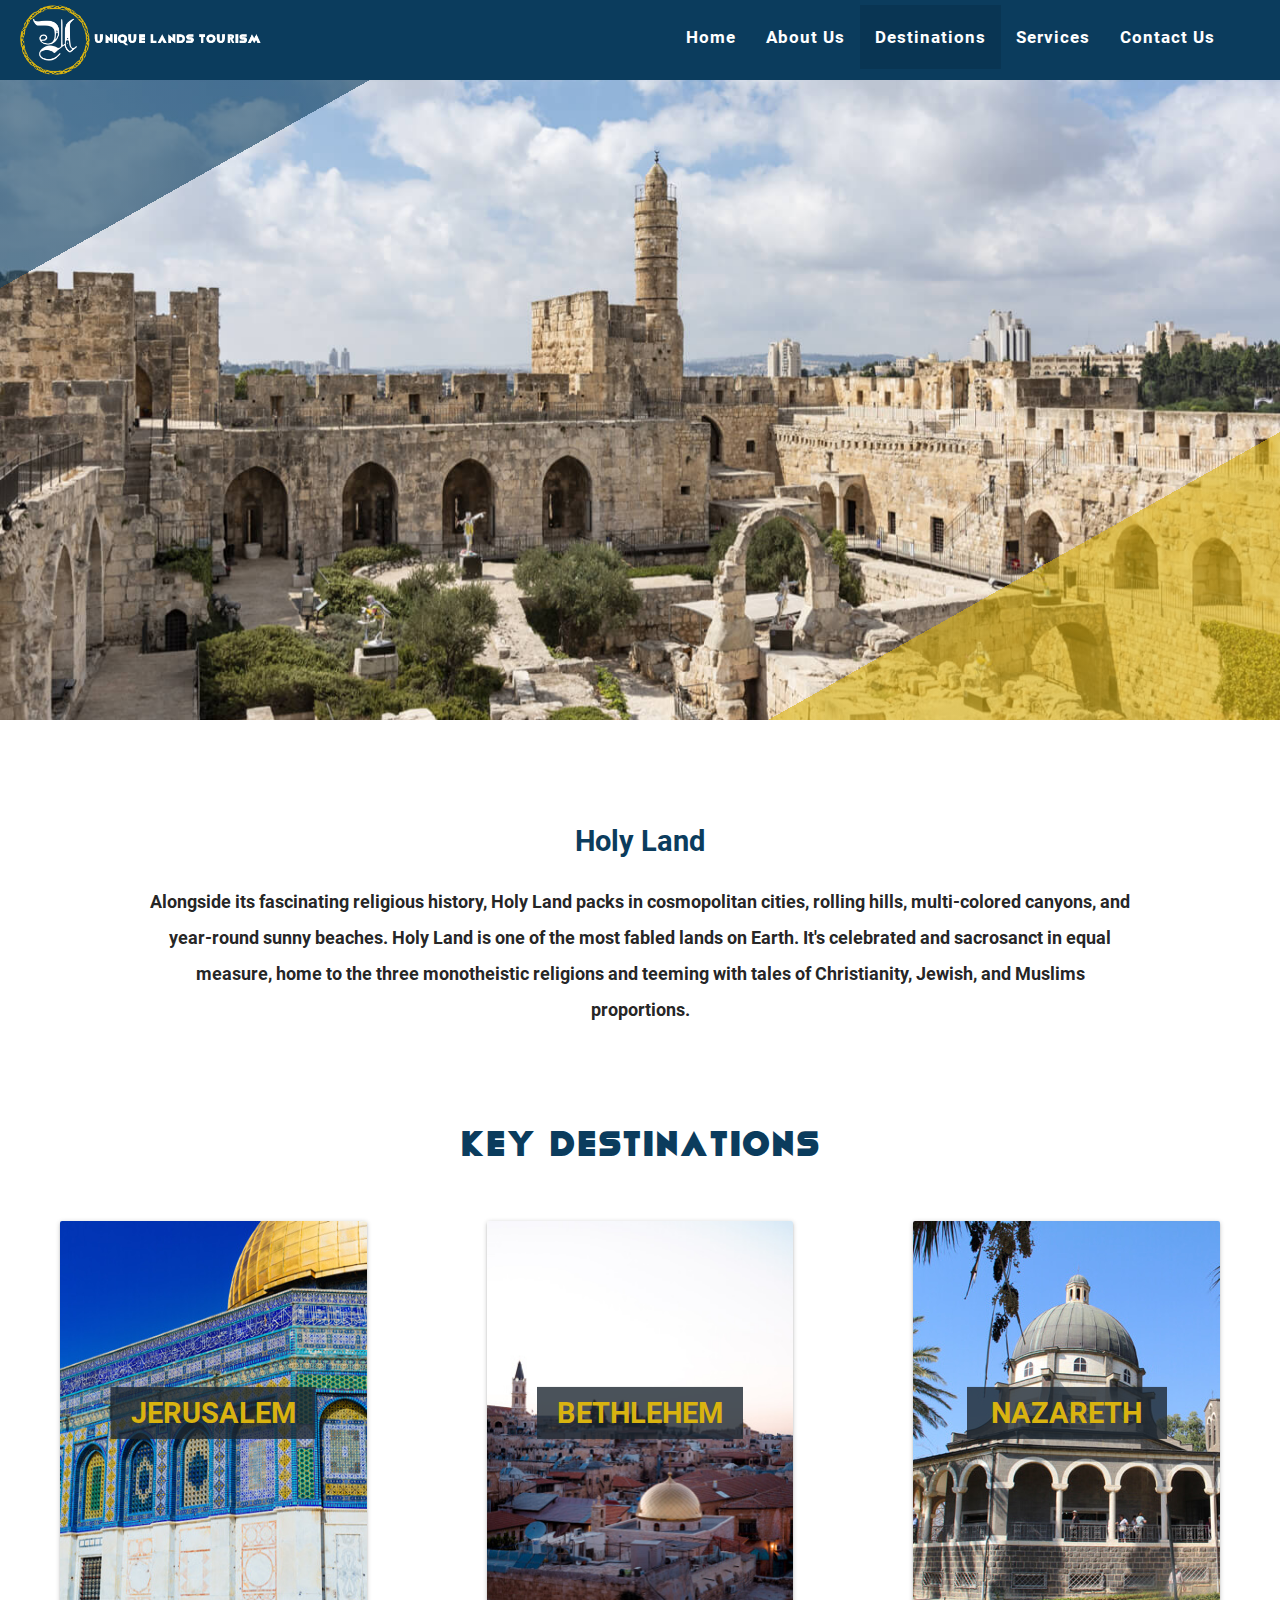
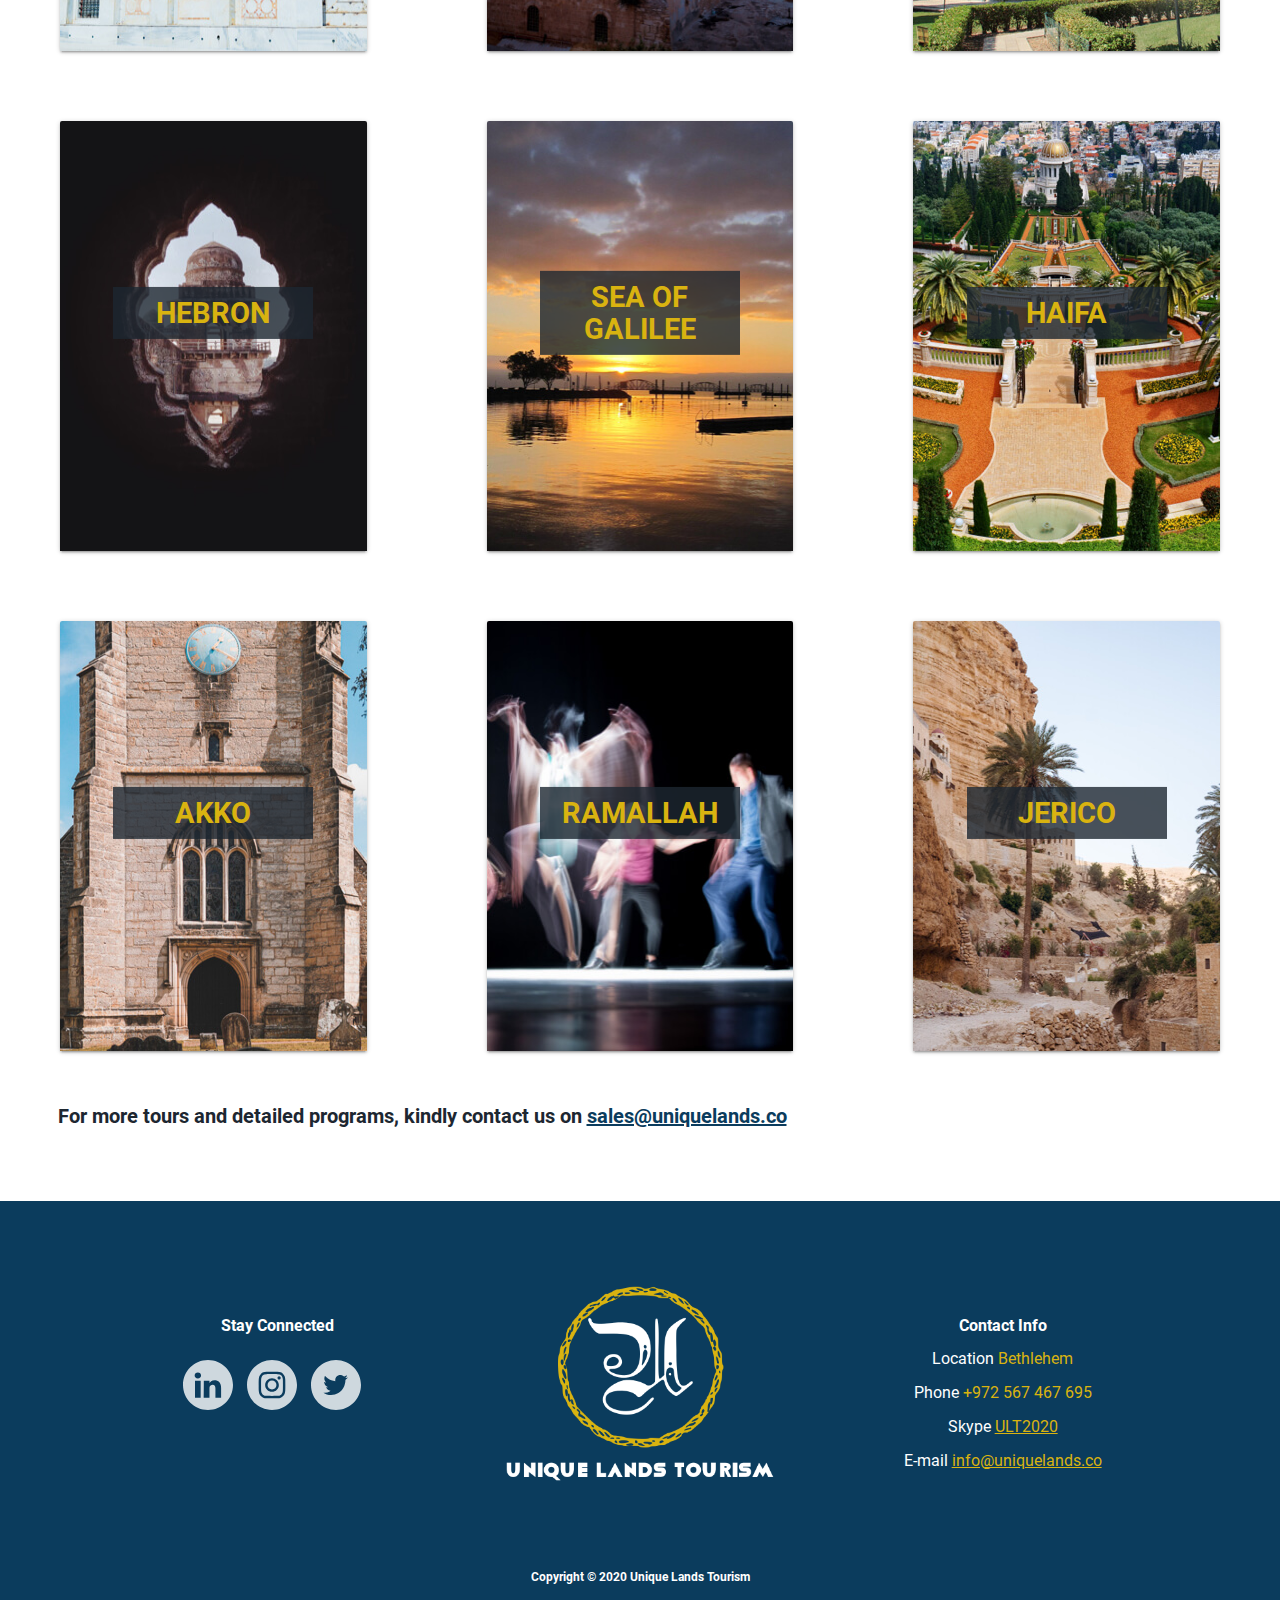
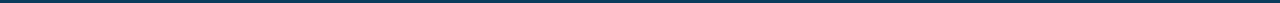
<file: docs/holy-land.html>
<!doctype html> <html lang=en-US> <head> <meta charset=utf-8 /> <meta name=description content="Our Vision is to lead the market in experiential travel by adapting to the evolving consumer attitudes through
  constant innovation, thereby positioning ourselves as the luxury travel of choice in the region"/> <meta name=keywords content="unique-lands tourism travel middle-east"/> <meta name=author content="Rami Ashqar"/> <meta http-equiv=X-UA-Compatible content="IE=edge"/> <meta name=viewport content="width=device-width,initial-scale=1"/> <title>Holy Land</title> <link href="app-721e4230a605cb0c26d0.css" rel="stylesheet"><link rel="shortcut icon" href="assets/images/favicon/favicon.ico">
<link rel="icon" type="image/png" sizes="16x16" href="assets/images/favicon/favicon-16x16.png">
<link rel="icon" type="image/png" sizes="32x32" href="assets/images/favicon/favicon-32x32.png">
<link rel="icon" type="image/png" sizes="48x48" href="assets/images/favicon/favicon-48x48.png">
<link rel="manifest" href="assets/images/favicon/manifest.json">
<meta name="mobile-web-app-capable" content="yes">
<meta name="theme-color" content="#0B3C5D">
<meta name="application-name" content="ULT">
<link rel="apple-touch-icon" sizes="57x57" href="assets/images/favicon/apple-touch-icon-57x57.png">
<link rel="apple-touch-icon" sizes="60x60" href="assets/images/favicon/apple-touch-icon-60x60.png">
<link rel="apple-touch-icon" sizes="72x72" href="assets/images/favicon/apple-touch-icon-72x72.png">
<link rel="apple-touch-icon" sizes="76x76" href="assets/images/favicon/apple-touch-icon-76x76.png">
<link rel="apple-touch-icon" sizes="114x114" href="assets/images/favicon/apple-touch-icon-114x114.png">
<link rel="apple-touch-icon" sizes="120x120" href="assets/images/favicon/apple-touch-icon-120x120.png">
<link rel="apple-touch-icon" sizes="144x144" href="assets/images/favicon/apple-touch-icon-144x144.png">
<link rel="apple-touch-icon" sizes="152x152" href="assets/images/favicon/apple-touch-icon-152x152.png">
<link rel="apple-touch-icon" sizes="167x167" href="assets/images/favicon/apple-touch-icon-167x167.png">
<link rel="apple-touch-icon" sizes="180x180" href="assets/images/favicon/apple-touch-icon-180x180.png">
<link rel="apple-touch-icon" sizes="1024x1024" href="assets/images/favicon/apple-touch-icon-1024x1024.png">
<meta name="apple-mobile-web-app-capable" content="yes">
<meta name="apple-mobile-web-app-status-bar-style" content="black-translucent">
<meta name="apple-mobile-web-app-title" content="ULT">
<link rel="apple-touch-startup-image" media="(device-width: 320px) and (device-height: 568px) and (-webkit-device-pixel-ratio: 2) and (orientation: portrait)"    href="assets/images/favicon/apple-touch-startup-image-640x1136.png">
<link rel="apple-touch-startup-image" media="(device-width: 375px) and (device-height: 667px) and (-webkit-device-pixel-ratio: 2) and (orientation: portrait)"    href="assets/images/favicon/apple-touch-startup-image-750x1334.png">
<link rel="apple-touch-startup-image" media="(device-width: 414px) and (device-height: 896px) and (-webkit-device-pixel-ratio: 2) and (orientation: portrait)"    href="assets/images/favicon/apple-touch-startup-image-828x1792.png">
<link rel="apple-touch-startup-image" media="(device-width: 375px) and (device-height: 812px) and (-webkit-device-pixel-ratio: 3) and (orientation: portrait)"    href="assets/images/favicon/apple-touch-startup-image-1125x2436.png">
<link rel="apple-touch-startup-image" media="(device-width: 414px) and (device-height: 736px) and (-webkit-device-pixel-ratio: 3) and (orientation: portrait)"    href="assets/images/favicon/apple-touch-startup-image-1242x2208.png">
<link rel="apple-touch-startup-image" media="(device-width: 414px) and (device-height: 896px) and (-webkit-device-pixel-ratio: 3) and (orientation: portrait)"    href="assets/images/favicon/apple-touch-startup-image-1242x2688.png">
<link rel="apple-touch-startup-image" media="(device-width: 768px) and (device-height: 1024px) and (-webkit-device-pixel-ratio: 2) and (orientation: portrait)"   href="assets/images/favicon/apple-touch-startup-image-1536x2048.png">
<link rel="apple-touch-startup-image" media="(device-width: 834px) and (device-height: 1112px) and (-webkit-device-pixel-ratio: 2) and (orientation: portrait)"   href="assets/images/favicon/apple-touch-startup-image-1668x2224.png">
<link rel="apple-touch-startup-image" media="(device-width: 834px) and (device-height: 1194px) and (-webkit-device-pixel-ratio: 2) and (orientation: portrait)"   href="assets/images/favicon/apple-touch-startup-image-1668x2388.png">
<link rel="apple-touch-startup-image" media="(device-width: 1024px) and (device-height: 1366px) and (-webkit-device-pixel-ratio: 2) and (orientation: portrait)"  href="assets/images/favicon/apple-touch-startup-image-2048x2732.png">
<link rel="apple-touch-startup-image" media="(device-width: 810px) and (device-height: 1080px) and (-webkit-device-pixel-ratio: 2) and (orientation: portrait)"  href="assets/images/favicon/apple-touch-startup-image-1620x2160.png">
<link rel="apple-touch-startup-image" media="(device-width: 320px) and (device-height: 568px) and (-webkit-device-pixel-ratio: 2) and (orientation: landscape)"   href="assets/images/favicon/apple-touch-startup-image-1136x640.png">
<link rel="apple-touch-startup-image" media="(device-width: 375px) and (device-height: 667px) and (-webkit-device-pixel-ratio: 2) and (orientation: landscape)"   href="assets/images/favicon/apple-touch-startup-image-1334x750.png">
<link rel="apple-touch-startup-image" media="(device-width: 414px) and (device-height: 896px) and (-webkit-device-pixel-ratio: 2) and (orientation: landscape)"   href="assets/images/favicon/apple-touch-startup-image-1792x828.png">
<link rel="apple-touch-startup-image" media="(device-width: 375px) and (device-height: 812px) and (-webkit-device-pixel-ratio: 3) and (orientation: landscape)"   href="assets/images/favicon/apple-touch-startup-image-2436x1125.png">
<link rel="apple-touch-startup-image" media="(device-width: 414px) and (device-height: 736px) and (-webkit-device-pixel-ratio: 3) and (orientation: landscape)"   href="assets/images/favicon/apple-touch-startup-image-2208x1242.png">
<link rel="apple-touch-startup-image" media="(device-width: 414px) and (device-height: 896px) and (-webkit-device-pixel-ratio: 3) and (orientation: landscape)"   href="assets/images/favicon/apple-touch-startup-image-2688x1242.png">
<link rel="apple-touch-startup-image" media="(device-width: 768px) and (device-height: 1024px) and (-webkit-device-pixel-ratio: 2) and (orientation: landscape)"  href="assets/images/favicon/apple-touch-startup-image-2048x1536.png">
<link rel="apple-touch-startup-image" media="(device-width: 834px) and (device-height: 1112px) and (-webkit-device-pixel-ratio: 2) and (orientation: landscape)"  href="assets/images/favicon/apple-touch-startup-image-2224x1668.png">
<link rel="apple-touch-startup-image" media="(device-width: 834px) and (device-height: 1194px) and (-webkit-device-pixel-ratio: 2) and (orientation: landscape)"  href="assets/images/favicon/apple-touch-startup-image-2388x1668.png">
<link rel="apple-touch-startup-image" media="(device-width: 1024px) and (device-height: 1366px) and (-webkit-device-pixel-ratio: 2) and (orientation: landscape)" href="assets/images/favicon/apple-touch-startup-image-2732x2048.png">
<link rel="apple-touch-startup-image" media="(device-width: 810px) and (device-height: 1080px) and (-webkit-device-pixel-ratio: 2) and (orientation: landscape)"  href="assets/images/favicon/apple-touch-startup-image-2160x1620.png">
<link rel="icon" type="image/png" sizes="228x228" href="assets/images/favicon/coast-228x228.png">
<meta name="msapplication-TileColor" content="#0B3C5D">
<meta name="msapplication-TileImage" content="assets/images/favicon/mstile-144x144.png">
<meta name="msapplication-config" content="assets/images/favicon/browserconfig.xml">
<link rel="yandex-tableau-widget" href="assets/images/favicon/yandex-browser-manifest.json"></head> <body> <div class=nav-activator> <div class=nav-activator__hamb> </div> </div> <div class="navigation-phone u-hidden"> <a href=index.html> <img class=navigation-phone__logo src=assets/images/logo-y-circle-text.png alt=LOGO> </a> <div class=navigation-phone__list> <a href=index.html>HOME</a> <a href=about-us.html>ABOUT US</a> <a id=nav-activate-1 href=#!>DESTINATIONS</a> <div id=nav-destinations class="navigation-phone__destinations u-hidden"> <a href=holy-land.html>HOLY LAND</a> <a href=jordan.html>JORDAN</a> <a href=lebanon.html>LEBANON</a> <a href=egypt.html>EGYPT</a> </div> <a id=nav-activate-2 href=#!>SERVICES</a> <div id=nav-services class="navigation-phone__destinations u-hidden"> <a href=wedding.html>WEDDINGS</a> <a href=mice.html>MICE</a> </div> <a id=phoneContact href=#contactUs>CONTACT US</a> </div> </div> <header class="sub-header sub-header__holy-land"> <h1 class=u-hidden>Unique Lands Tourism</h1> <ul id=dropdown1 class="dropdown-content dropdown"> <li class=active><a class=dropdown__items href=holy-land.html>Holy Land</a></li> <li><a class=dropdown__items href=jordan.html>Jordan</a></li> <li><a class=dropdown__items href=lebanon.html>Lebanon</a></li> <li><a class=dropdown__items href=egypt.html>Egypt</a></li> </ul> <ul id=dropdown2 class="dropdown-content dropdown"> <li><a class=dropdown__items href=wedding.html>Weddings</a></li> <li><a class=dropdown__items href=mice.html>MICE</a></li> </ul> <div class=navbar> <nav class=navigation> <div class=nav-wrapper> <a href=index.html class=navigation__logo> <img id=headLogo class=navigation__logo--top src=assets/images/logo-y-circle-text.png alt=LOGO> <img id=navLogo class="navigation__logo--nav navigation__logo--hide" src=assets/images/logo-y-circle-nav.png alt=LOGO> </a> <ul class=right> <li><a class=navigation__link href=index.html>Home</a></li> <li><a class=navigation__link href=about-us.html>About Us</a></li> <li class=active><a class="dropdown-trigger navigation__link" href=#! data-target=dropdown1>Destinations</a></li> <li><a class="dropdown-trigger navigation__link" href=#! data-target=dropdown2>Services</a></li> <li class=u-contact-tab><a class=navigation__link href=#contactUs>Contact Us</a></li> </ul> </div> </nav> </div></header> <section class=about-us> <h3 class=center-align>Holy Land</h3> <div class="acclaims__container about-us__description about-us__description--destination"> <p> Alongside its fascinating religious history, Holy Land packs in cosmopolitan cities, rolling hills, multi-colored canyons, and year-round sunny beaches. Holy Land is one of the most fabled lands on Earth. It's celebrated and sacrosanct in equal measure, home to the three monotheistic religions and teeming with tales of Christianity, Jewish, and Muslims proportions. </p> </div> </section> <section class=key-destinations> <h2 class="center-align u-underline-color">KEY DESTINATIONS</h2> <div class=row> <div class="col l4 m4 s8 offset-s2"> <div class="card key-destinations__card"> <div class="card-image waves-effect waves-block waves-light key-destinations__card--image"> <img class=activator src=assets/images/jerusalem-1.jpg> <h3 class=activate-header>JERUSALEM</h3> </div> <div class="card-reveal key-destinations__card--group"> <span class=card-title> <h4 class=center-align>JERUSALEM</h4> <i class="material-icons right deactivator">X</i> </span> <p class=key-destinations__card--desc>Jerusalem is the spiritual center of the world for Christians, Jews, and Muslims alike. City over 4,000 years of history that contain The Church of the Holy Sepulchre, the Temple Mount to admire the Dome of the Rock, Dome of the Chain, Al-Aqsa Mosque, Wailing Wall, Tomb of King David, Last Supper room, Church of All Nations, Tomb of the Prophets, Church of Dormition, Dome of Ascension, Church of St Mark, Mount of Olives, and Garden of Gethsemane. </p> </div> </div> </div> <div class="col l4 m4 s8 offset-s2"> <div class="card key-destinations__card"> <div class="card-image waves-effect waves-block waves-light key-destinations__card--image"> <img class=activator src=assets/images/bethlehem-1.jpg> <h3 class=activate-header>BETHLEHEM</h3> </div> <div class="card-reveal key-destinations__card--group"> <span class=card-title> <h4 class=center-align>BETHLEHEM</h4> <i class="material-icons right deactivator">X</i> </span> <p class=key-destinations__card--desc>Bethlehem is a holy city holding several important sacred places of Christianity, sacred places of Islam and sacred sites of Judaism. Bethlehem is one of the most important holy cities of Christianity since it is the birth town of Jesus Christ, also the birth town of King David. Holy sites in Bethlehem are Church of the Nativity, Church of St Catherine, Milk Grotto and Tomb of Rachel. </p> </div> </div> </div> <div class="col l4 m4 s8 offset-s2"> <div class="card key-destinations__card"> <div class="card-image waves-effect waves-block waves-light key-destinations__card--image"> <img class=activator src=assets/images/nazareth-1.jpg> <h3 class=activate-header>NAZARETH</h3> </div> <div class="card-reveal key-destinations__card--group"> <span class=card-title> <h4 class=center-align>NAZARETH</h4> <i class="material-icons right deactivator">X</i> </span> <p class=key-destinations__card--desc>Nazareth, Is unique historic city of Lower Galilee, in northern of the holy lands. In the New Testament Nazareth is associated with Jesus as his boyhood home, and in its synagogue he preached the sermon that led to his rejection by his fellow townsmen, the highlights of Nazareth are Basilica of the Annunciation, Church of St Joseph, Synagogue Church, Mary’s Well, and Church of the Transfiguration. </p> </div> </div> </div> </div> <div class=row> <div class="col l4 m4 s8 offset-s2"> <div class="card key-destinations__card"> <div class="card-image waves-effect waves-block waves-light key-destinations__card--image"> <img class=activator src=assets/images/hebron-1.jpg> <h3 class=activate-header>HEBRON</h3> </div> <div class="card-reveal key-destinations__card--group"> <span class=card-title> <h4 class=center-align>HEBRON</h4> <i class="material-icons right deactivator">X</i> </span> <p class=key-destinations__card--desc>Ancient Hebron one of the unique holiest cities of the Holy Lands. Hebron is a holy city of Judaism, Christianity, and Islam. The holy city of Hebron is the 5th holiest city in Islam, the 2nd holiest city in Judaism, and a holy city in Christianity. The Tombs of the Patriarchs and Matriarchs knowing also as Ibrahimi Mosque is a sacred site to all Abrahamic faiths: Judaism, Christianity, and Islam. </p> </div> </div> </div> <div class="col l4 m4 s8 offset-s2"> <div class="card key-destinations__card"> <div class="card-image waves-effect waves-block waves-light key-destinations__card--image"> <img class=activator src=assets/images/galilee-1.jpg> <h3 class=activate-header>SEA OF GALILEE</h3> </div> <div class="card-reveal key-destinations__card--group"> <span class=card-title> <h4 class=center-align>SEA OF GALILEE</h4> <i class="material-icons right deactivator">X</i> </span> <p class=key-destinations__card--desc>The Sea of Galilee is an important Christian site where according to Holy Bible Jesus calmed the water and asked Peter, James, John, and Andrew to follow him. Lake Kinneret is the Biblical site where Jesus walked on the water. Highlight places are The Mount of Beatitudes, Tabgha, Capernaum, Jesus trail, and Qasr El-Yahud. </p> </div> </div> </div> <div class="col l4 m4 s8 offset-s2"> <div class="card key-destinations__card"> <div class="card-image waves-effect waves-block waves-light key-destinations__card--image"> <img class=activator src=assets/images/haifa-1.jpg> <h3 class=activate-header>HAIFA</h3> </div> <div class="card-reveal key-destinations__card--group"> <span class=card-title> <h4 class=center-align>HAIFA</h4> <i class="material-icons right deactivator">X</i> </span> <p class=key-destinations__card--desc>The principal port of the holy land also it is a thriving hub of cultures, history, and some of the country's most beautiful scenery. Built along the Mediterranean and atop the Carmel Range, Haifa is dripping with greenery and natural flora and fauna anywhere you look. Best to see is Muhraka Monastery, The Stella Maris Monastery, Elijah cave, The Shrine of the Bab, and Bahai’s Gardens. </p> </div> </div> </div> </div> <div class=row> <div class="col l4 m4 s8 offset-s2"> <div class="card key-destinations__card"> <div class="card-image waves-effect waves-block waves-light key-destinations__card--image"> <img class=activator src=assets/images/akko-1.jpg> <h3 class=activate-header>AKKO</h3> </div> <div class="card-reveal key-destinations__card--group"> <span class=card-title> <h4 class=center-align>AKKO</h4> <i class="material-icons right deactivator">X</i> </span> <p class=key-destinations__card--desc>Akko, is a city that has been shaped by the Romans, Ottomans, Crusaders, Mamelukes, Byzantines, and British, and fittingly is today home to a brilliantly coexistent mixed population of Jews, Christians and Muslims. Best to see is House of Abbud, and The Bahji mansion with the Shrine of Baha-Ullah. </p> </div> </div> </div> <div class="col l4 m4 s8 offset-s2"> <div class="card key-destinations__card"> <div class="card-image waves-effect waves-block waves-light key-destinations__card--image"> <img class=activator src=assets/images/ramallah-1.jpg> <h3 class=activate-header>RAMALLAH</h3> </div> <div class="card-reveal key-destinations__card--group"> <span class=card-title> <h4 class=center-align>RAMALLAH</h4> <i class="material-icons right deactivator">X</i> </span> <p class=key-destinations__card--desc>Means God's Height in the central West Bank located 10 km (6 miles) north of Jerusalem at an average elevation of 880 meters (2,890 ft) above sea level, adjacent to al-Bireh. It currently serves as the de facto administrative capital of the Palestinian National Authority. Best to see Dar Zahran Heritage Building, Noora Heritage house, Arafat’s Tomb, Old City, and Mahmoud Darwish museum. </p> </div> </div> </div> <div class="col l4 m4 s8 offset-s2"> <div class="card key-destinations__card"> <div class="card-image waves-effect waves-block waves-light key-destinations__card--image"> <img class=activator src=assets/images/jerico-1.jpg> <h3 class=activate-header>JERICO</h3> </div> <div class="card-reveal key-destinations__card--group"> <span class=card-title> <h4 class=center-align>JERICO</h4> <i class="material-icons right deactivator">X</i> </span> <p class=key-destinations__card--desc>Knowing as the oldest city and the lowest city in the World. It is, in fact, one of the world’s oldest inhabited settlements and is located not far from the Dead Sea – the lowest point on Earth. Jericho has also been branded the City of Palms for the abundance of palms that grow in the area but also because Jericho is referred to as the City of Palms. best to see is Mt. Temptation, Tel as-Sultan, Hisham’s Palace, and Sycamore Tree. </p> </div> </div> </div> </div> <div class="row key-destinations__contact"> <div class="col l12 m12"> <p>For more tours and detailed programs, kindly contact us on <a href=mailto:sales@uniquelands.co>sales@uniquelands.co</a></p> </div> </div> </section> <footer id=contactUs class="footer white-text"> <div class=acclaims__container> <div class=row> <div class="col s12 l4 push-l4 m6 offset-m3 u-margin-small center-align footer__group footer__group--2"> <a href=index.html> <img class=footer__logo src=assets/images/logo-y-circle-text.png alt=LOGO> </a> </div> <div class="col s12 l4 pull-l4 m6 offset-m3 center-align u-margin-small footer__group footer__group--1"> <h5>Stay Connected</h5> <div class=u-margin-small> <a class="tooltipped footer__social" data-position=left data-tooltip="COMMING SOON"> <svg class=footer__social--icon xmlns=http://www.w3.org/2000/svg width=35 height=35 viewBox="0 0 48 48"> <path fill=#ffffff d="M0,24 C0,10.7451654 10.7451654,0 24,0 C37.2548346,0 48,10.7451654 48,24 C48,37.2548346 37.2548346,48 24,48 C10.7451654,48 0,37.2548346 0,24 Z M16.960542,19.8778483 L11.5216171,19.8778483 L11.5216171,36.2195598 L16.960542,36.2195598 L16.960542,19.8778483 Z M17.3187633,14.8226977 C17.2834625,13.2204033 16.1376539,12 14.277032,12 C12.4164101,12 11.2,13.2204033 11.2,14.8226977 C11.2,16.3918031 12.3804576,17.6473477 14.2064305,17.6473477 L14.2411882,17.6473477 C16.1376539,17.6473477 17.3187633,16.3918031 17.3187633,14.8226977 Z M36.5753856,26.8497218 C36.5753856,21.8302549 33.8922015,19.4941133 30.3131382,19.4941133 C27.425427,19.4941133 26.13255,21.080247 25.4106765,22.1929485 L25.4106765,19.8782822 L19.9710999,19.8782822 C20.0427877,21.4117038 19.9710999,36.2199936 19.9710999,36.2199936 L25.4106765,36.2199936 L25.4106765,27.0934337 C25.4106765,26.6050338 25.4459773,26.117827 25.5897871,25.7681486 C25.9828747,24.7924334 26.877885,23.7822276 28.3805028,23.7822276 C30.3494166,23.7822276 31.1364608,25.2807249 31.1364608,27.4767349 L31.1364608,36.2195598 L36.5751684,36.2195598 L36.5753856,26.8497218 Z"/> </svg> </a> <a class="tooltipped footer__social" data-position=top data-tooltip="COMMING SOON"> <svg xmlns=http://www.w3.org/2000/svg width=35 height=35 viewBox="0 0 48 48"> <g fill=#ffffff> <path d="M0,24 C0,10.7451654 10.7451654,0 24,0 C37.2548346,0 48,10.7451654 48,24 C48,37.2548346 37.2548346,48 24,48 C10.7451654,48 0,37.2548346 0,24 Z M24.0012,11.2 C20.5248971,11.2 20.0886259,11.2152002 18.7232784,11.2773342 C17.3605975,11.3397348 16.4304545,11.5554704 15.6165794,11.872007 C14.7747039,12.1989438 14.0605631,12.6362816 13.349089,13.3480224 C12.6370816,14.0594965 12.1997438,14.7736372 11.8717403,15.615246 C11.5544037,16.4293878 11.3384014,17.3597975 11.2770674,18.721945 C11.2160002,20.0872926 11.2,20.5238305 11.2,24.0001334 C11.2,27.4764362 11.2154668,27.9113741 11.2773342,29.2767216 C11.3400014,30.6394025 11.555737,31.5695455 11.872007,32.3834206 C12.1992104,33.2252961 12.6365483,33.9394369 13.348289,34.650911 C14.0594965,35.3629184 14.7736372,35.801323 15.6149794,36.1282597 C16.4293878,36.4447963 17.3597975,36.6605319 18.7222117,36.7229326 C20.0875593,36.7850665 20.5235638,36.8002666 23.9996,36.8002666 C27.4761695,36.8002666 27.9111074,36.7850665 29.276455,36.7229326 C30.6391358,36.6605319 31.5703455,36.4447963 32.384754,36.1282597 C33.2263628,35.801323 33.9394369,35.3629184 34.6506442,34.650911 C35.3626517,33.9394369 35.7999896,33.2252961 36.127993,32.3836874 C36.442663,31.5695455 36.6586652,30.6391358 36.7226658,29.2769883 C36.7839998,27.9116407 36.8,27.4764362 36.8,24.0001334 C36.8,20.5238305 36.7839998,20.0875593 36.7226658,18.7222117 C36.6586652,17.3595308 36.442663,16.4293878 36.127993,15.6155126 C35.7999896,14.7736372 35.3626517,14.0594965 34.6506442,13.3480224 C33.9386369,12.636015 33.2266294,12.198677 32.383954,11.872007 C31.5679455,11.5554704 30.6372691,11.3397348 29.2745882,11.2773342 C27.9092407,11.2152002 27.4745695,11.2 23.9972,11.2 L24.0012,11.2 Z"/> <path d="M22.8529214,13.5066907 C23.193725,13.5061574 23.5739956,13.5066907 24.0012,13.5066907 C27.4188356,13.5066907 27.8239065,13.5189575 29.1735206,13.5802914 C30.4215335,13.6373587 31.0988739,13.8458942 31.5500786,14.0210961 C32.1474182,14.2530985 32.5732893,14.5304347 33.0210273,14.9784394 C33.469032,15.426444 33.7463682,15.8531151 33.9789039,16.4504547 C34.1541058,16.9011261 34.3629079,17.5784665 34.4197086,18.8264794 C34.4810425,20.1758268 34.494376,20.5811644 34.494376,23.9972 C34.494376,27.4132355 34.4810425,27.8185731 34.4197086,29.1679205 C34.3626413,30.4159335 34.1541058,31.0932739 33.9789039,31.5439453 C33.7469015,32.1412848 33.469032,32.5666226 33.0210273,33.0143606 C32.5730226,33.4623652 32.1476849,33.7397014 31.5500786,33.9717038 C31.0994073,34.1477057 30.4215335,34.3557078 29.1735206,34.4127751 C27.8241732,34.4741091 27.4188356,34.4874426 24.0012,34.4874426 C20.5832978,34.4874426 20.1782269,34.4741091 18.8288794,34.4127751 C17.5808665,34.3551746 16.9035261,34.146639 16.4520547,33.9714372 C15.8547151,33.7394348 15.4280441,33.4620986 14.9800394,33.0140939 C14.5320347,32.5660892 14.2546985,32.1404848 14.0221627,31.5428786 C13.8469609,31.0922072 13.6381587,30.4148668 13.5813582,29.1668538 C13.5200242,27.8175064 13.5077574,27.4121689 13.5077574,23.9939999 C13.5077574,20.575831 13.5200242,20.1726268 13.5813582,18.8232794 C13.6384254,17.5752664 13.8469609,16.897926 14.0221627,16.4467214 C14.2541651,15.8493818 14.5320347,15.4227106 14.9800394,14.974706 C15.4280441,14.5267013 15.8547151,14.2493651 16.4520547,14.0168294 C16.9032594,13.8408275 17.5808665,13.6328254 18.8288794,13.5754914 C20.0096918,13.5221575 20.4672966,13.5061574 22.8529214,13.5034906 L22.8529214,13.5066907 Z M30.8338045,15.6320462 C29.9857957,15.6320462 29.2977885,16.3192534 29.2977885,17.1675288 C29.2977885,18.0155377 29.9857957,18.7035448 30.8338045,18.7035448 C31.6818134,18.7035448 32.3698205,18.0155377 32.3698205,17.1675288 C32.3698205,16.31952 31.6818134,15.6315128 30.8338045,15.6315128 L30.8338045,15.6320462 Z M24.0012,17.4267315 C20.3710289,17.4267315 17.4277982,20.3699622 17.4277982,24.0001334 C17.4277982,27.6303045 20.3710289,30.5722018 24.0012,30.5722018 C27.6313712,30.5722018 30.5735351,27.6303045 30.5735351,24.0001334 C30.5735351,20.3699622 27.6311045,17.4267315 24.0009334,17.4267315 L24.0012,17.4267315 Z"/> <path d="M24.0012,19.7334222 C26.3574912,19.7334222 28.2679111,21.6435754 28.2679111,24.0001334 C28.2679111,26.3564246 26.3574912,28.2668445 24.0012,28.2668445 C21.6446422,28.2668445 19.7344889,26.3564246 19.7344889,24.0001334 C19.7344889,21.6435754 21.6446422,19.7334222 24.0012,19.7334222 L24.0012,19.7334222 Z"/> </g> </svg> </a> <a class="tooltipped footer__social" data-position=right data-tooltip="COMMING SOON"> <svg xmlns=http://www.w3.org/2000/svg width=48 height=48 viewBox="0 0 48 48"> <path fill=#ffffff d="M798,268 C798,254.745165 808.745165,244 822,244 C835.254835,244 846,254.745165 846,268 C846,281.254835 835.254835,292 822,292 C808.745165,292 798,281.254835 798,268 Z M821.281203,263.507501 L821.331565,264.337955 L820.49219,264.236266 C817.436864,263.846462 814.767651,262.524514 812.501338,260.30432 L811.393363,259.202698 L811.107975,260.016204 C810.503625,261.829644 810.889738,263.744773 812.1488,265.032825 C812.820301,265.744642 812.669213,265.846331 811.510875,265.42263 C811.107975,265.287045 810.755438,265.185357 810.721863,265.236201 C810.60435,265.354837 811.00725,266.897109 811.326213,267.507239 C811.762688,268.354641 812.652426,269.185095 813.626101,269.676589 L814.448689,270.066394 L813.475013,270.083342 C812.534913,270.083342 812.501338,270.10029 812.602063,270.456199 C812.937813,271.557821 814.264026,272.727236 815.741326,273.235678 L816.782152,273.591587 L815.875626,274.133924 C814.532626,274.913534 812.954601,275.354183 811.376575,275.388079 C810.621138,275.405027 810,275.47282 810,275.523664 C810,275.693144 812.048075,276.642235 813.239988,277.015092 C816.815727,278.116714 821.062965,277.642169 824.252591,275.760936 C826.518904,274.422041 828.785217,271.761198 829.84283,269.185095 C830.413605,267.812304 830.98438,265.303993 830.98438,264.100682 C830.98438,263.321072 831.034742,263.219384 831.974843,262.287241 C832.52883,261.744904 833.049243,261.151723 833.149968,260.982242 C833.317843,260.660229 833.301055,260.660229 832.444893,260.948346 C831.017955,261.456787 830.816505,261.388995 831.52158,260.626333 C832.041993,260.083996 832.66313,259.101009 832.66313,258.812892 C832.66313,258.762048 832.411318,258.846789 832.12593,258.999321 C831.823755,259.168801 831.152255,259.423022 830.64863,259.575554 L829.742105,259.863671 L828.919517,259.304386 C828.466254,258.999321 827.828329,258.66036 827.492579,258.558672 C826.636416,258.321399 825.326991,258.355295 824.554766,258.626464 C822.456328,259.389126 821.130115,261.355099 821.281203,263.507501 Z" transform="translate(-798 -244)"/> </svg> </a> </div> </div> <div class="col s12 l4 m6 offset-m3 center-align u-margin-small footer__group footer__group--3"> <h5>Contact Info</h5> <ul class=footer__contact-info> <li><span>Location</span> Bethlehem</li> <li><span>Phone</span> +972 567 467 695</li> <li><span>Skype</span> <a class=u-mail href=skype:live:.cid.eec87b032639cbea?call>ULT2020</a></li> <li><span>E-mail</span> <a class=u-mail href=mailto:info@uniquelands.co>info@uniquelands.co</a> </li> </ul> </div> </div> </div> <div class="footer__copyright center-align"> <a href=index.html> <h6><span>Copyright</span> &copy; 2020 Unique Lands Tourism</h6> </a> </div> </footer> <script type="text/javascript" src="main-bundle.js"></script></body> </html>
</file>
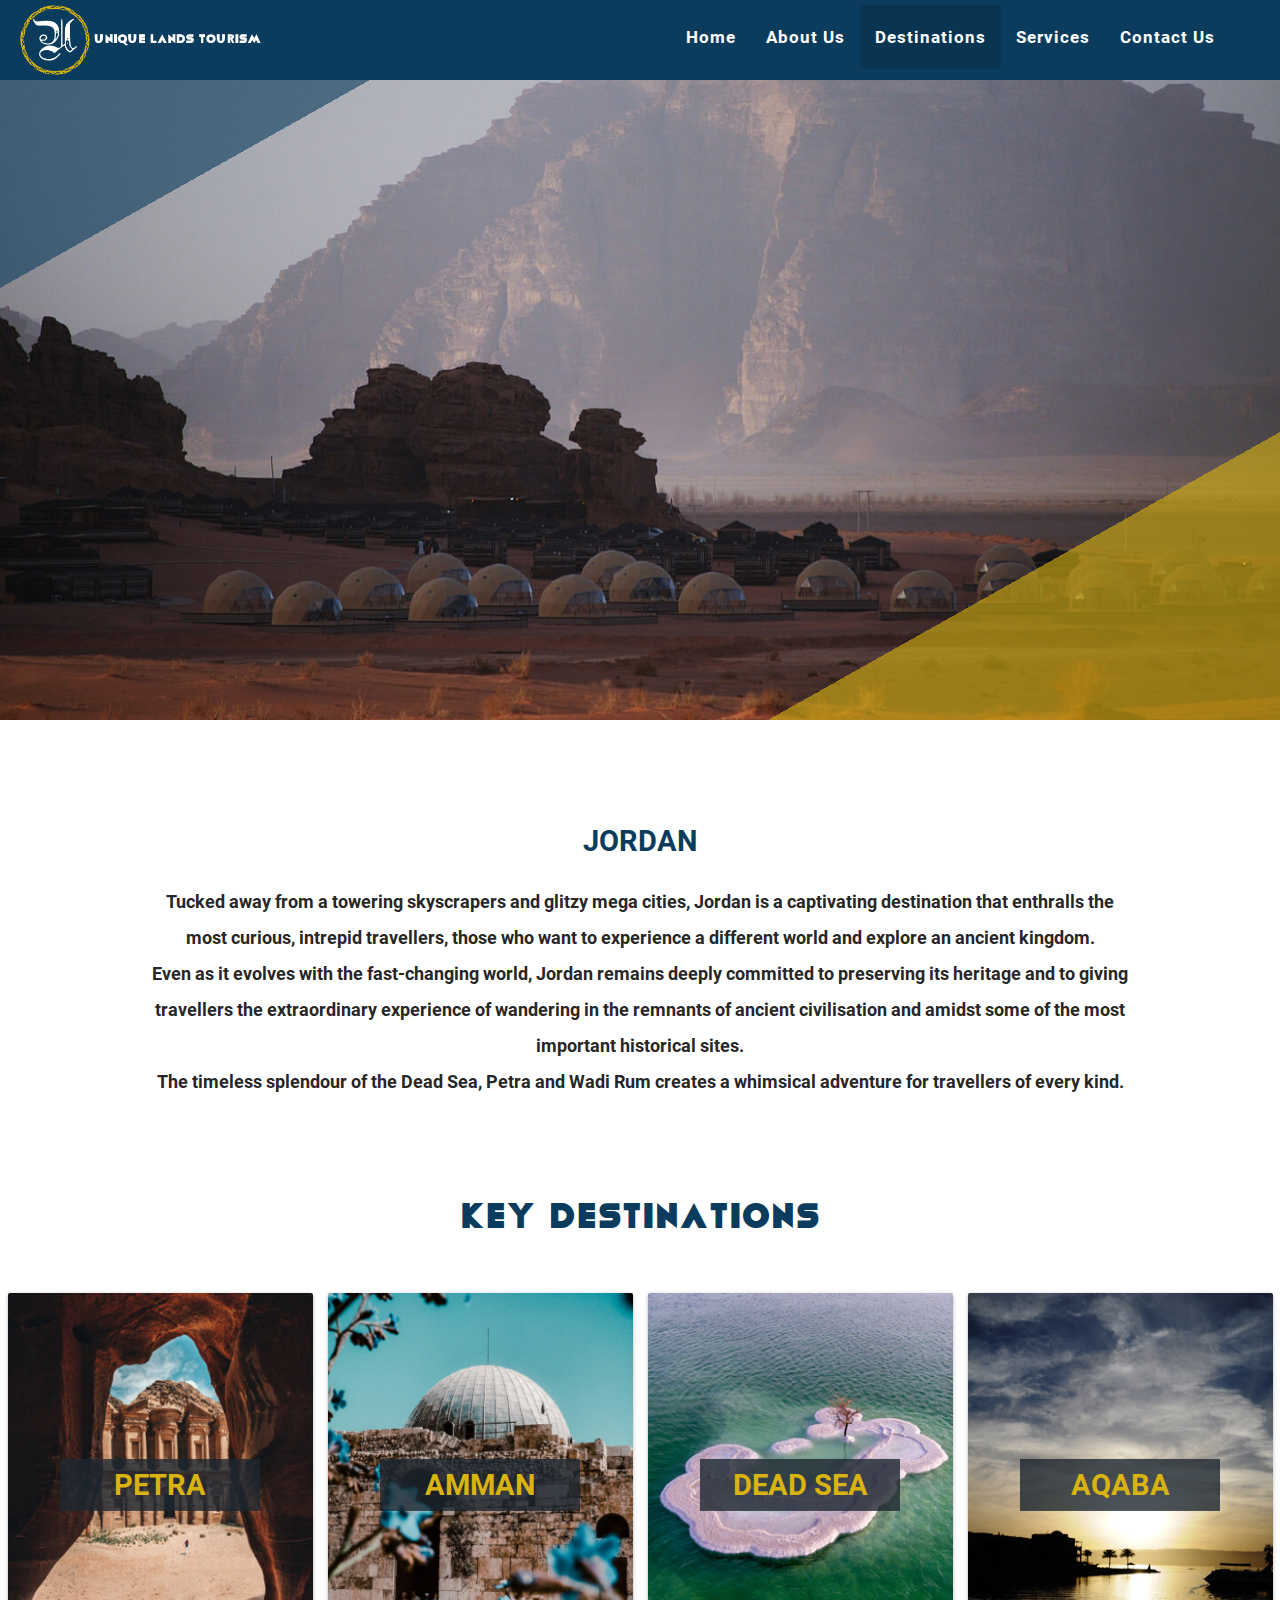
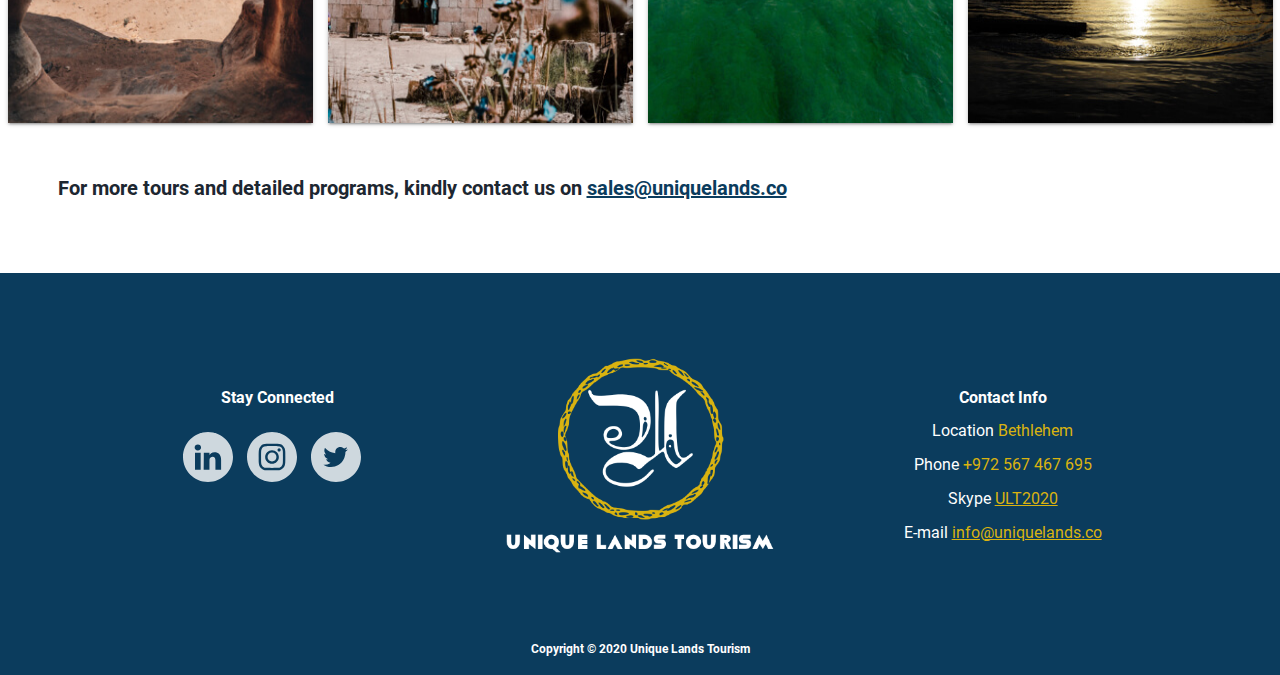
<file: docs/jordan.html>
<!doctype html> <html lang=en-US> <head> <meta charset=utf-8 /> <meta name=description content="Our Vision is to lead the market in experiential travel by adapting to the evolving consumer attitudes through
  constant innovation, thereby positioning ourselves as the luxury travel of choice in the region"/> <meta name=keywords content="unique-lands tourism travel middle-east"/> <meta name=author content="Zaid Ali"/> <meta http-equiv=X-UA-Compatible content="IE=edge"/> <meta name=viewport content="width=device-width,initial-scale=1"/> <title>Jordan</title> <link href="app-721e4230a605cb0c26d0.css" rel="stylesheet"><link rel="shortcut icon" href="assets/images/favicon/favicon.ico">
<link rel="icon" type="image/png" sizes="16x16" href="assets/images/favicon/favicon-16x16.png">
<link rel="icon" type="image/png" sizes="32x32" href="assets/images/favicon/favicon-32x32.png">
<link rel="icon" type="image/png" sizes="48x48" href="assets/images/favicon/favicon-48x48.png">
<link rel="manifest" href="assets/images/favicon/manifest.json">
<meta name="mobile-web-app-capable" content="yes">
<meta name="theme-color" content="#0B3C5D">
<meta name="application-name" content="ULT">
<link rel="apple-touch-icon" sizes="57x57" href="assets/images/favicon/apple-touch-icon-57x57.png">
<link rel="apple-touch-icon" sizes="60x60" href="assets/images/favicon/apple-touch-icon-60x60.png">
<link rel="apple-touch-icon" sizes="72x72" href="assets/images/favicon/apple-touch-icon-72x72.png">
<link rel="apple-touch-icon" sizes="76x76" href="assets/images/favicon/apple-touch-icon-76x76.png">
<link rel="apple-touch-icon" sizes="114x114" href="assets/images/favicon/apple-touch-icon-114x114.png">
<link rel="apple-touch-icon" sizes="120x120" href="assets/images/favicon/apple-touch-icon-120x120.png">
<link rel="apple-touch-icon" sizes="144x144" href="assets/images/favicon/apple-touch-icon-144x144.png">
<link rel="apple-touch-icon" sizes="152x152" href="assets/images/favicon/apple-touch-icon-152x152.png">
<link rel="apple-touch-icon" sizes="167x167" href="assets/images/favicon/apple-touch-icon-167x167.png">
<link rel="apple-touch-icon" sizes="180x180" href="assets/images/favicon/apple-touch-icon-180x180.png">
<link rel="apple-touch-icon" sizes="1024x1024" href="assets/images/favicon/apple-touch-icon-1024x1024.png">
<meta name="apple-mobile-web-app-capable" content="yes">
<meta name="apple-mobile-web-app-status-bar-style" content="black-translucent">
<meta name="apple-mobile-web-app-title" content="ULT">
<link rel="apple-touch-startup-image" media="(device-width: 320px) and (device-height: 568px) and (-webkit-device-pixel-ratio: 2) and (orientation: portrait)"    href="assets/images/favicon/apple-touch-startup-image-640x1136.png">
<link rel="apple-touch-startup-image" media="(device-width: 375px) and (device-height: 667px) and (-webkit-device-pixel-ratio: 2) and (orientation: portrait)"    href="assets/images/favicon/apple-touch-startup-image-750x1334.png">
<link rel="apple-touch-startup-image" media="(device-width: 414px) and (device-height: 896px) and (-webkit-device-pixel-ratio: 2) and (orientation: portrait)"    href="assets/images/favicon/apple-touch-startup-image-828x1792.png">
<link rel="apple-touch-startup-image" media="(device-width: 375px) and (device-height: 812px) and (-webkit-device-pixel-ratio: 3) and (orientation: portrait)"    href="assets/images/favicon/apple-touch-startup-image-1125x2436.png">
<link rel="apple-touch-startup-image" media="(device-width: 414px) and (device-height: 736px) and (-webkit-device-pixel-ratio: 3) and (orientation: portrait)"    href="assets/images/favicon/apple-touch-startup-image-1242x2208.png">
<link rel="apple-touch-startup-image" media="(device-width: 414px) and (device-height: 896px) and (-webkit-device-pixel-ratio: 3) and (orientation: portrait)"    href="assets/images/favicon/apple-touch-startup-image-1242x2688.png">
<link rel="apple-touch-startup-image" media="(device-width: 768px) and (device-height: 1024px) and (-webkit-device-pixel-ratio: 2) and (orientation: portrait)"   href="assets/images/favicon/apple-touch-startup-image-1536x2048.png">
<link rel="apple-touch-startup-image" media="(device-width: 834px) and (device-height: 1112px) and (-webkit-device-pixel-ratio: 2) and (orientation: portrait)"   href="assets/images/favicon/apple-touch-startup-image-1668x2224.png">
<link rel="apple-touch-startup-image" media="(device-width: 834px) and (device-height: 1194px) and (-webkit-device-pixel-ratio: 2) and (orientation: portrait)"   href="assets/images/favicon/apple-touch-startup-image-1668x2388.png">
<link rel="apple-touch-startup-image" media="(device-width: 1024px) and (device-height: 1366px) and (-webkit-device-pixel-ratio: 2) and (orientation: portrait)"  href="assets/images/favicon/apple-touch-startup-image-2048x2732.png">
<link rel="apple-touch-startup-image" media="(device-width: 810px) and (device-height: 1080px) and (-webkit-device-pixel-ratio: 2) and (orientation: portrait)"  href="assets/images/favicon/apple-touch-startup-image-1620x2160.png">
<link rel="apple-touch-startup-image" media="(device-width: 320px) and (device-height: 568px) and (-webkit-device-pixel-ratio: 2) and (orientation: landscape)"   href="assets/images/favicon/apple-touch-startup-image-1136x640.png">
<link rel="apple-touch-startup-image" media="(device-width: 375px) and (device-height: 667px) and (-webkit-device-pixel-ratio: 2) and (orientation: landscape)"   href="assets/images/favicon/apple-touch-startup-image-1334x750.png">
<link rel="apple-touch-startup-image" media="(device-width: 414px) and (device-height: 896px) and (-webkit-device-pixel-ratio: 2) and (orientation: landscape)"   href="assets/images/favicon/apple-touch-startup-image-1792x828.png">
<link rel="apple-touch-startup-image" media="(device-width: 375px) and (device-height: 812px) and (-webkit-device-pixel-ratio: 3) and (orientation: landscape)"   href="assets/images/favicon/apple-touch-startup-image-2436x1125.png">
<link rel="apple-touch-startup-image" media="(device-width: 414px) and (device-height: 736px) and (-webkit-device-pixel-ratio: 3) and (orientation: landscape)"   href="assets/images/favicon/apple-touch-startup-image-2208x1242.png">
<link rel="apple-touch-startup-image" media="(device-width: 414px) and (device-height: 896px) and (-webkit-device-pixel-ratio: 3) and (orientation: landscape)"   href="assets/images/favicon/apple-touch-startup-image-2688x1242.png">
<link rel="apple-touch-startup-image" media="(device-width: 768px) and (device-height: 1024px) and (-webkit-device-pixel-ratio: 2) and (orientation: landscape)"  href="assets/images/favicon/apple-touch-startup-image-2048x1536.png">
<link rel="apple-touch-startup-image" media="(device-width: 834px) and (device-height: 1112px) and (-webkit-device-pixel-ratio: 2) and (orientation: landscape)"  href="assets/images/favicon/apple-touch-startup-image-2224x1668.png">
<link rel="apple-touch-startup-image" media="(device-width: 834px) and (device-height: 1194px) and (-webkit-device-pixel-ratio: 2) and (orientation: landscape)"  href="assets/images/favicon/apple-touch-startup-image-2388x1668.png">
<link rel="apple-touch-startup-image" media="(device-width: 1024px) and (device-height: 1366px) and (-webkit-device-pixel-ratio: 2) and (orientation: landscape)" href="assets/images/favicon/apple-touch-startup-image-2732x2048.png">
<link rel="apple-touch-startup-image" media="(device-width: 810px) and (device-height: 1080px) and (-webkit-device-pixel-ratio: 2) and (orientation: landscape)"  href="assets/images/favicon/apple-touch-startup-image-2160x1620.png">
<link rel="icon" type="image/png" sizes="228x228" href="assets/images/favicon/coast-228x228.png">
<meta name="msapplication-TileColor" content="#0B3C5D">
<meta name="msapplication-TileImage" content="assets/images/favicon/mstile-144x144.png">
<meta name="msapplication-config" content="assets/images/favicon/browserconfig.xml">
<link rel="yandex-tableau-widget" href="assets/images/favicon/yandex-browser-manifest.json"></head> <body> <div class=nav-activator> <div class=nav-activator__hamb> </div> </div> <div class="navigation-phone u-hidden"> <a href=index.html> <img class=navigation-phone__logo src=assets/images/logo-y-circle-text.png alt=LOGO> </a> <div class=navigation-phone__list> <a href=index.html>HOME</a> <a href=about-us.html>ABOUT US</a> <a id=nav-activate-1 href=#!>DESTINATIONS</a> <div id=nav-destinations class="navigation-phone__destinations u-hidden"> <a href=holy-land.html>HOLY LAND</a> <a href=jordan.html>JORDAN</a> <a href=lebanon.html>LEBANON</a> <a href=egypt.html>EGYPT</a> </div> <a id=nav-activate-2 href=#!>SERVICES</a> <div id=nav-services class="navigation-phone__destinations u-hidden"> <a href=wedding.html>WEDDINGS</a> <a href=mice.html>MICE</a> </div> <a id=phoneContact href=#contactUs>CONTACT US</a> </div> </div> <header class="sub-header sub-header__jordan"> <h1 class=u-hidden>Unique Lands Tourism</h1> <ul id=dropdown1 class="dropdown-content dropdown"> <li><a class=dropdown__items href=holy-land.html>Holy Land</a></li> <li class=active><a class=dropdown__items href=jordan.html>Jordan</a></li> <li><a class=dropdown__items href=lebanon.html>Lebanon</a></li> <li><a class=dropdown__items href=egypt.html>Egypt</a></li> </ul> <ul id=dropdown2 class="dropdown-content dropdown"> <li><a class=dropdown__items href=wedding.html>Weddings</a></li> <li><a class=dropdown__items href=mice.html>MICE</a></li> </ul> <div class=navbar> <nav class=navigation> <div class=nav-wrapper> <a href=index.html class=navigation__logo> <img id=headLogo class=navigation__logo--top src=assets/images/logo-y-circle-text.png alt=LOGO> <img id=navLogo class="navigation__logo--nav navigation__logo--hide" src=assets/images/logo-y-circle-nav.png alt=LOGO> </a> <ul class=right> <li><a class=navigation__link href=index.html>Home</a></li> <li><a class=navigation__link href=about-us.html>About Us</a></li> <li class=active><a class="dropdown-trigger navigation__link" href=#! data-target=dropdown1>Destinations</a></li> <li><a class="dropdown-trigger navigation__link" href=#! data-target=dropdown2>Services</a></li> <li class=u-contact-tab><a class=navigation__link href=#contactUs>Contact Us</a></li> </ul> </div> </nav> </div></header> <section class=about-us> <h3 class=center-align>JORDAN</h3> <div class="acclaims__container about-us__description about-us__description--destination"> <p> Tucked away from a towering skyscrapers and glitzy mega cities, Jordan is a captivating destination that enthralls the most curious, intrepid travellers, those who want to experience a different world and explore an ancient kingdom.<br/> Even as it evolves with the fast-changing world, Jordan remains deeply committed to preserving its heritage and to giving travellers the extraordinary experience of wandering in the remnants of ancient civilisation and amidst some of the most important historical sites.<br/> The timeless splendour of the Dead Sea, Petra and Wadi Rum creates a whimsical adventure for travellers of every kind. </p> </div> </section> <section class=key-destinations> <h2 class="center-align u-underline-color">KEY DESTINATIONS</h2> <div class=row> <div class="col l3 m4 offset-m2 s8 offset-s2"> <div class="card key-destinations__card"> <div class="card-image waves-effect waves-block waves-light key-destinations__card--image"> <img class=activator src=assets/images/petra-1.jpg> <h3 class=activate-header>PETRA</h3> </div> <div class="card-reveal key-destinations__card--group"> <span class=card-title> <h4 class=center-align>PETRA</h4> <i class="material-icons right deactivator">X</i> </span> <p class=key-destinations__card--desc>A ‘rose-red city half as old as time’, Petra is a mystical world wonder that has long been a subject of countless stories and poetry but none prepares anyone for the actual experience of discovering such an enchanting place. Petra, named as one of seven wonders of the world, is Jordan’s most valuable treasure and greatest tourist attraction. It is a city meticulously and beautifully carved out of a sheer, pink rock face by the Nabataeans. During that time, Petra became an important junction for the silk, spice and other trade routes that linked China, India and southern Arabia with Egypt, Syria, Greece and Rome. </p> </div> </div> </div> <div class="col l3 m4 offset-m1 s8 offset-s2"> <div class="card key-destinations__card"> <div class="card-image waves-effect waves-block waves-light key-destinations__card--image"> <img class=activator src=assets/images/amman-1.jpg> <h3 class=activate-header>AMMAN</h3> </div> <div class="card-reveal key-destinations__card--group"> <span class=card-title> <h4 class=center-align>AMMAN</h4> <i class="material-icons right deactivator">X</i> </span> <p class=key-destinations__card--desc>Jordan’s capital, is a city of stark contrasts, ideally situated in a hilly area between the desert and the Jordan Valley. It is a destination where modern, high-rise buildings stand and blend harmoniously with local coffee shops, tiny artisans’ boutiques and vivid traces of the city’s history. </p> </div> </div> </div> <div class="col l3 m4 offset-m2 s8 offset-s2"> <div class="card key-destinations__card"> <div class="card-image waves-effect waves-block waves-light key-destinations__card--image"> <img class=activator src=assets/images/dead-sea-1.jpg> <h3 class=activate-header>DEAD SEA</h3> </div> <div class="card-reveal key-destinations__card--group"> <span class=card-title> <h4 class=center-align>DEAD SEA</h4> <i class="material-icons right deactivator">X</i> </span> <p class=key-destinations__card--desc>Set in the middle of mountains and rolling hills, the Dead Sea is a breath-taking body of water that marks the lowest point on earth at 400 metres below sea level. It is a place that has been cited in several stories of humanity, making it one of the most spectacular spiritual landscapes one can explore. On top of its history, the Dead Sea has long drawn people into its warm, soothing salt water that is 10 times saltier than the sea. It is incredibly buoyant, anybody can float on their backs effortlessly, soaking up the water’s healthy minerals. </p> </div> </div> </div> <div class="col l3 m4 offset-m1 s8 offset-s2"> <div class="card key-destinations__card"> <div class="card-image waves-effect waves-block waves-light key-destinations__card--image"> <img class=activator src=assets/images/aqaba-1.jpg> <h3 class=activate-header>AQABA</h3> </div> <div class="card-reveal key-destinations__card--group"> <span class=card-title> <h4 class=center-align>AQABA</h4> <i class="material-icons right deactivator">X</i> </span> <p class=key-destinations__card--desc>Aqaba is a destination where history is embedded in nature. One of its greatest assets, the Red Sea, has one of the world’s richest diving sites where explorers are met not just by stunning marine life but also by intriguing wreckage of decades-old sunken ships. The temperate climate and gentle water currents have created a perfect spot to swim with friendly sea turtles and dolphins. However, if you wish to keep your feet dry, you can always enjoy the grandeur of the sea aboard a glass-bottomed or even a submarine. </p> </div> </div> </div> </div> <div class="row key-destinations__contact"> <div class="col l12 m12"> <p>For more tours and detailed programs, kindly contact us on <a href=mailto:sales@uniquelands.co>sales@uniquelands.co</a></p> </div> </div> </section> <footer id=contactUs class="footer white-text"> <div class=acclaims__container> <div class=row> <div class="col s12 l4 push-l4 m6 offset-m3 u-margin-small center-align footer__group footer__group--2"> <a href=index.html> <img class=footer__logo src=assets/images/logo-y-circle-text.png alt=LOGO> </a> </div> <div class="col s12 l4 pull-l4 m6 offset-m3 center-align u-margin-small footer__group footer__group--1"> <h5>Stay Connected</h5> <div class=u-margin-small> <a class="tooltipped footer__social" data-position=left data-tooltip="COMMING SOON"> <svg class=footer__social--icon xmlns=http://www.w3.org/2000/svg width=35 height=35 viewBox="0 0 48 48"> <path fill=#ffffff d="M0,24 C0,10.7451654 10.7451654,0 24,0 C37.2548346,0 48,10.7451654 48,24 C48,37.2548346 37.2548346,48 24,48 C10.7451654,48 0,37.2548346 0,24 Z M16.960542,19.8778483 L11.5216171,19.8778483 L11.5216171,36.2195598 L16.960542,36.2195598 L16.960542,19.8778483 Z M17.3187633,14.8226977 C17.2834625,13.2204033 16.1376539,12 14.277032,12 C12.4164101,12 11.2,13.2204033 11.2,14.8226977 C11.2,16.3918031 12.3804576,17.6473477 14.2064305,17.6473477 L14.2411882,17.6473477 C16.1376539,17.6473477 17.3187633,16.3918031 17.3187633,14.8226977 Z M36.5753856,26.8497218 C36.5753856,21.8302549 33.8922015,19.4941133 30.3131382,19.4941133 C27.425427,19.4941133 26.13255,21.080247 25.4106765,22.1929485 L25.4106765,19.8782822 L19.9710999,19.8782822 C20.0427877,21.4117038 19.9710999,36.2199936 19.9710999,36.2199936 L25.4106765,36.2199936 L25.4106765,27.0934337 C25.4106765,26.6050338 25.4459773,26.117827 25.5897871,25.7681486 C25.9828747,24.7924334 26.877885,23.7822276 28.3805028,23.7822276 C30.3494166,23.7822276 31.1364608,25.2807249 31.1364608,27.4767349 L31.1364608,36.2195598 L36.5751684,36.2195598 L36.5753856,26.8497218 Z"/> </svg> </a> <a class="tooltipped footer__social" data-position=top data-tooltip="COMMING SOON"> <svg xmlns=http://www.w3.org/2000/svg width=35 height=35 viewBox="0 0 48 48"> <g fill=#ffffff> <path d="M0,24 C0,10.7451654 10.7451654,0 24,0 C37.2548346,0 48,10.7451654 48,24 C48,37.2548346 37.2548346,48 24,48 C10.7451654,48 0,37.2548346 0,24 Z M24.0012,11.2 C20.5248971,11.2 20.0886259,11.2152002 18.7232784,11.2773342 C17.3605975,11.3397348 16.4304545,11.5554704 15.6165794,11.872007 C14.7747039,12.1989438 14.0605631,12.6362816 13.349089,13.3480224 C12.6370816,14.0594965 12.1997438,14.7736372 11.8717403,15.615246 C11.5544037,16.4293878 11.3384014,17.3597975 11.2770674,18.721945 C11.2160002,20.0872926 11.2,20.5238305 11.2,24.0001334 C11.2,27.4764362 11.2154668,27.9113741 11.2773342,29.2767216 C11.3400014,30.6394025 11.555737,31.5695455 11.872007,32.3834206 C12.1992104,33.2252961 12.6365483,33.9394369 13.348289,34.650911 C14.0594965,35.3629184 14.7736372,35.801323 15.6149794,36.1282597 C16.4293878,36.4447963 17.3597975,36.6605319 18.7222117,36.7229326 C20.0875593,36.7850665 20.5235638,36.8002666 23.9996,36.8002666 C27.4761695,36.8002666 27.9111074,36.7850665 29.276455,36.7229326 C30.6391358,36.6605319 31.5703455,36.4447963 32.384754,36.1282597 C33.2263628,35.801323 33.9394369,35.3629184 34.6506442,34.650911 C35.3626517,33.9394369 35.7999896,33.2252961 36.127993,32.3836874 C36.442663,31.5695455 36.6586652,30.6391358 36.7226658,29.2769883 C36.7839998,27.9116407 36.8,27.4764362 36.8,24.0001334 C36.8,20.5238305 36.7839998,20.0875593 36.7226658,18.7222117 C36.6586652,17.3595308 36.442663,16.4293878 36.127993,15.6155126 C35.7999896,14.7736372 35.3626517,14.0594965 34.6506442,13.3480224 C33.9386369,12.636015 33.2266294,12.198677 32.383954,11.872007 C31.5679455,11.5554704 30.6372691,11.3397348 29.2745882,11.2773342 C27.9092407,11.2152002 27.4745695,11.2 23.9972,11.2 L24.0012,11.2 Z"/> <path d="M22.8529214,13.5066907 C23.193725,13.5061574 23.5739956,13.5066907 24.0012,13.5066907 C27.4188356,13.5066907 27.8239065,13.5189575 29.1735206,13.5802914 C30.4215335,13.6373587 31.0988739,13.8458942 31.5500786,14.0210961 C32.1474182,14.2530985 32.5732893,14.5304347 33.0210273,14.9784394 C33.469032,15.426444 33.7463682,15.8531151 33.9789039,16.4504547 C34.1541058,16.9011261 34.3629079,17.5784665 34.4197086,18.8264794 C34.4810425,20.1758268 34.494376,20.5811644 34.494376,23.9972 C34.494376,27.4132355 34.4810425,27.8185731 34.4197086,29.1679205 C34.3626413,30.4159335 34.1541058,31.0932739 33.9789039,31.5439453 C33.7469015,32.1412848 33.469032,32.5666226 33.0210273,33.0143606 C32.5730226,33.4623652 32.1476849,33.7397014 31.5500786,33.9717038 C31.0994073,34.1477057 30.4215335,34.3557078 29.1735206,34.4127751 C27.8241732,34.4741091 27.4188356,34.4874426 24.0012,34.4874426 C20.5832978,34.4874426 20.1782269,34.4741091 18.8288794,34.4127751 C17.5808665,34.3551746 16.9035261,34.146639 16.4520547,33.9714372 C15.8547151,33.7394348 15.4280441,33.4620986 14.9800394,33.0140939 C14.5320347,32.5660892 14.2546985,32.1404848 14.0221627,31.5428786 C13.8469609,31.0922072 13.6381587,30.4148668 13.5813582,29.1668538 C13.5200242,27.8175064 13.5077574,27.4121689 13.5077574,23.9939999 C13.5077574,20.575831 13.5200242,20.1726268 13.5813582,18.8232794 C13.6384254,17.5752664 13.8469609,16.897926 14.0221627,16.4467214 C14.2541651,15.8493818 14.5320347,15.4227106 14.9800394,14.974706 C15.4280441,14.5267013 15.8547151,14.2493651 16.4520547,14.0168294 C16.9032594,13.8408275 17.5808665,13.6328254 18.8288794,13.5754914 C20.0096918,13.5221575 20.4672966,13.5061574 22.8529214,13.5034906 L22.8529214,13.5066907 Z M30.8338045,15.6320462 C29.9857957,15.6320462 29.2977885,16.3192534 29.2977885,17.1675288 C29.2977885,18.0155377 29.9857957,18.7035448 30.8338045,18.7035448 C31.6818134,18.7035448 32.3698205,18.0155377 32.3698205,17.1675288 C32.3698205,16.31952 31.6818134,15.6315128 30.8338045,15.6315128 L30.8338045,15.6320462 Z M24.0012,17.4267315 C20.3710289,17.4267315 17.4277982,20.3699622 17.4277982,24.0001334 C17.4277982,27.6303045 20.3710289,30.5722018 24.0012,30.5722018 C27.6313712,30.5722018 30.5735351,27.6303045 30.5735351,24.0001334 C30.5735351,20.3699622 27.6311045,17.4267315 24.0009334,17.4267315 L24.0012,17.4267315 Z"/> <path d="M24.0012,19.7334222 C26.3574912,19.7334222 28.2679111,21.6435754 28.2679111,24.0001334 C28.2679111,26.3564246 26.3574912,28.2668445 24.0012,28.2668445 C21.6446422,28.2668445 19.7344889,26.3564246 19.7344889,24.0001334 C19.7344889,21.6435754 21.6446422,19.7334222 24.0012,19.7334222 L24.0012,19.7334222 Z"/> </g> </svg> </a> <a class="tooltipped footer__social" data-position=right data-tooltip="COMMING SOON"> <svg xmlns=http://www.w3.org/2000/svg width=48 height=48 viewBox="0 0 48 48"> <path fill=#ffffff d="M798,268 C798,254.745165 808.745165,244 822,244 C835.254835,244 846,254.745165 846,268 C846,281.254835 835.254835,292 822,292 C808.745165,292 798,281.254835 798,268 Z M821.281203,263.507501 L821.331565,264.337955 L820.49219,264.236266 C817.436864,263.846462 814.767651,262.524514 812.501338,260.30432 L811.393363,259.202698 L811.107975,260.016204 C810.503625,261.829644 810.889738,263.744773 812.1488,265.032825 C812.820301,265.744642 812.669213,265.846331 811.510875,265.42263 C811.107975,265.287045 810.755438,265.185357 810.721863,265.236201 C810.60435,265.354837 811.00725,266.897109 811.326213,267.507239 C811.762688,268.354641 812.652426,269.185095 813.626101,269.676589 L814.448689,270.066394 L813.475013,270.083342 C812.534913,270.083342 812.501338,270.10029 812.602063,270.456199 C812.937813,271.557821 814.264026,272.727236 815.741326,273.235678 L816.782152,273.591587 L815.875626,274.133924 C814.532626,274.913534 812.954601,275.354183 811.376575,275.388079 C810.621138,275.405027 810,275.47282 810,275.523664 C810,275.693144 812.048075,276.642235 813.239988,277.015092 C816.815727,278.116714 821.062965,277.642169 824.252591,275.760936 C826.518904,274.422041 828.785217,271.761198 829.84283,269.185095 C830.413605,267.812304 830.98438,265.303993 830.98438,264.100682 C830.98438,263.321072 831.034742,263.219384 831.974843,262.287241 C832.52883,261.744904 833.049243,261.151723 833.149968,260.982242 C833.317843,260.660229 833.301055,260.660229 832.444893,260.948346 C831.017955,261.456787 830.816505,261.388995 831.52158,260.626333 C832.041993,260.083996 832.66313,259.101009 832.66313,258.812892 C832.66313,258.762048 832.411318,258.846789 832.12593,258.999321 C831.823755,259.168801 831.152255,259.423022 830.64863,259.575554 L829.742105,259.863671 L828.919517,259.304386 C828.466254,258.999321 827.828329,258.66036 827.492579,258.558672 C826.636416,258.321399 825.326991,258.355295 824.554766,258.626464 C822.456328,259.389126 821.130115,261.355099 821.281203,263.507501 Z" transform="translate(-798 -244)"/> </svg> </a> </div> </div> <div class="col s12 l4 m6 offset-m3 center-align u-margin-small footer__group footer__group--3"> <h5>Contact Info</h5> <ul class=footer__contact-info> <li><span>Location</span> Bethlehem</li> <li><span>Phone</span> +972 567 467 695</li> <li><span>Skype</span> <a class=u-mail href=skype:live:.cid.eec87b032639cbea?call>ULT2020</a></li> <li><span>E-mail</span> <a class=u-mail href=mailto:info@uniquelands.co>info@uniquelands.co</a> </li> </ul> </div> </div> </div> <div class="footer__copyright center-align"> <a href=index.html> <h6><span>Copyright</span> &copy; 2020 Unique Lands Tourism</h6> </a> </div> </footer> <script type="text/javascript" src="main-bundle.js"></script></body> </html>
</file>
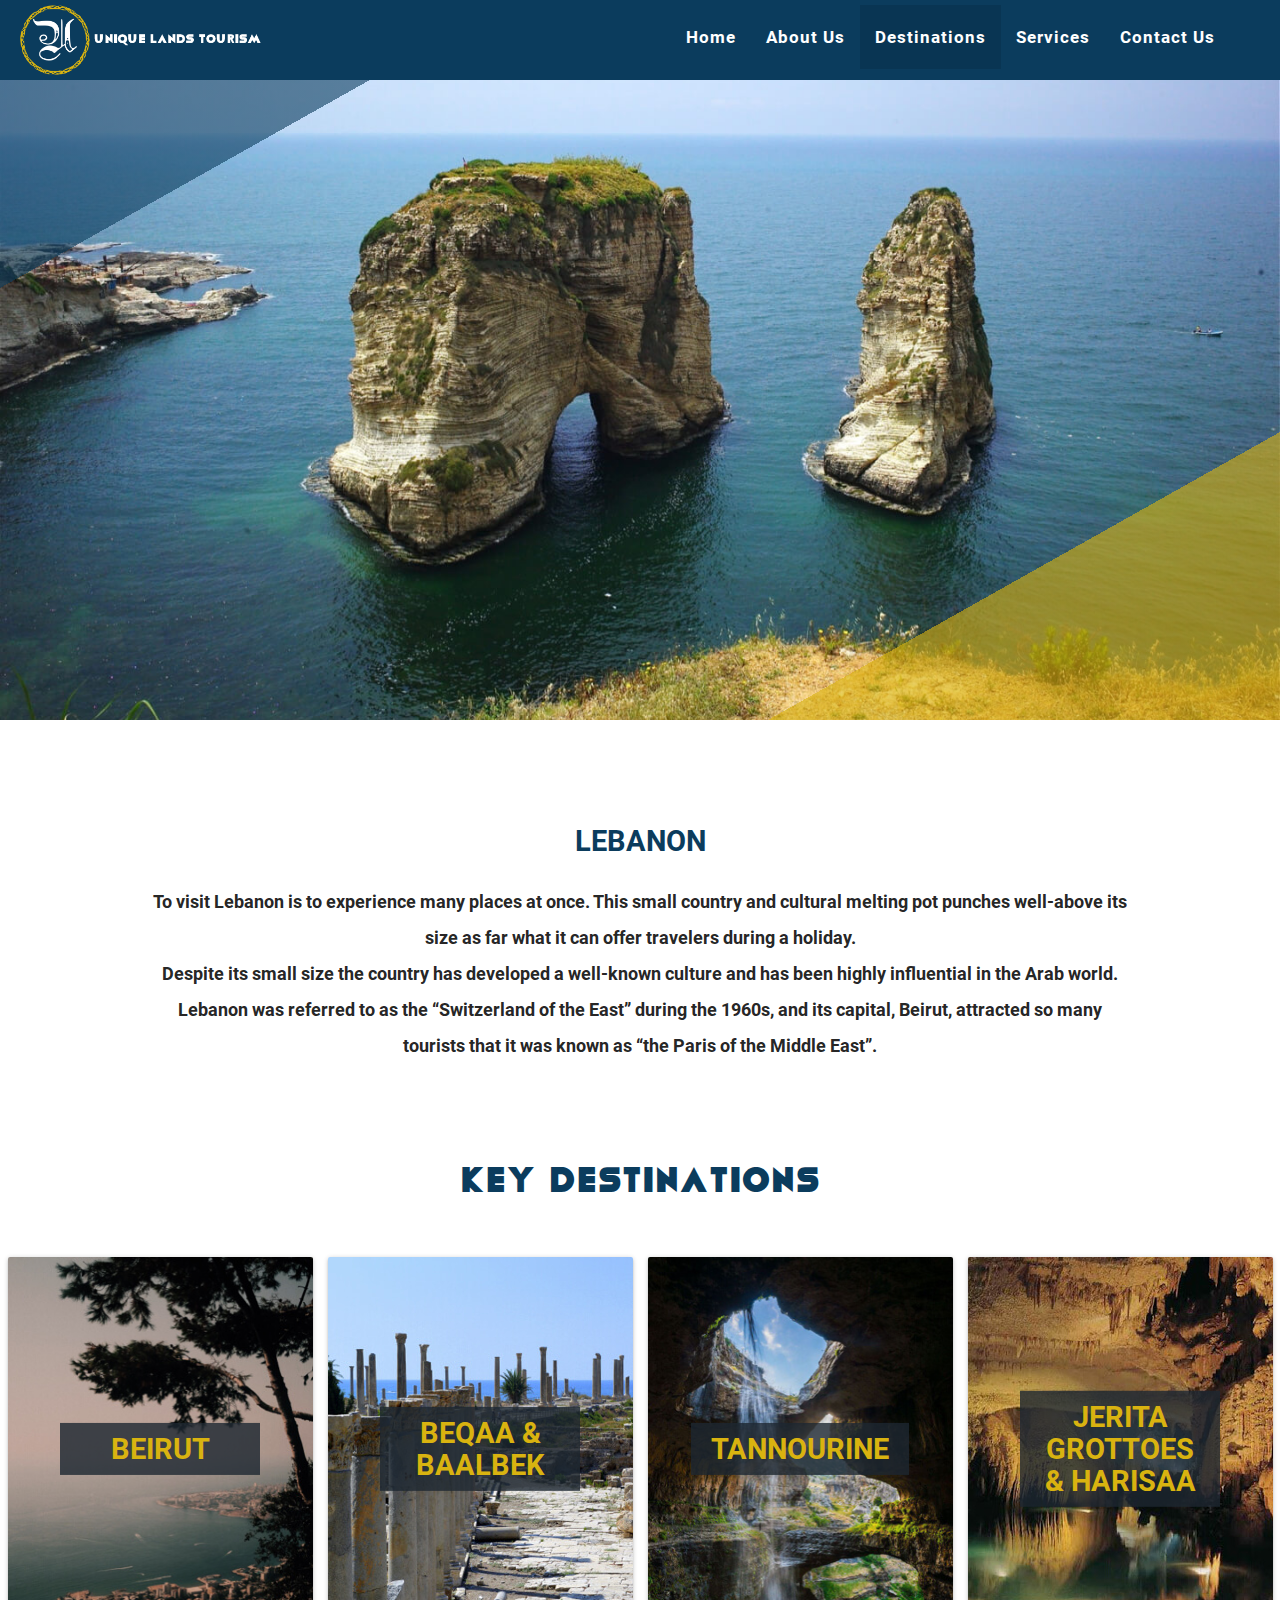
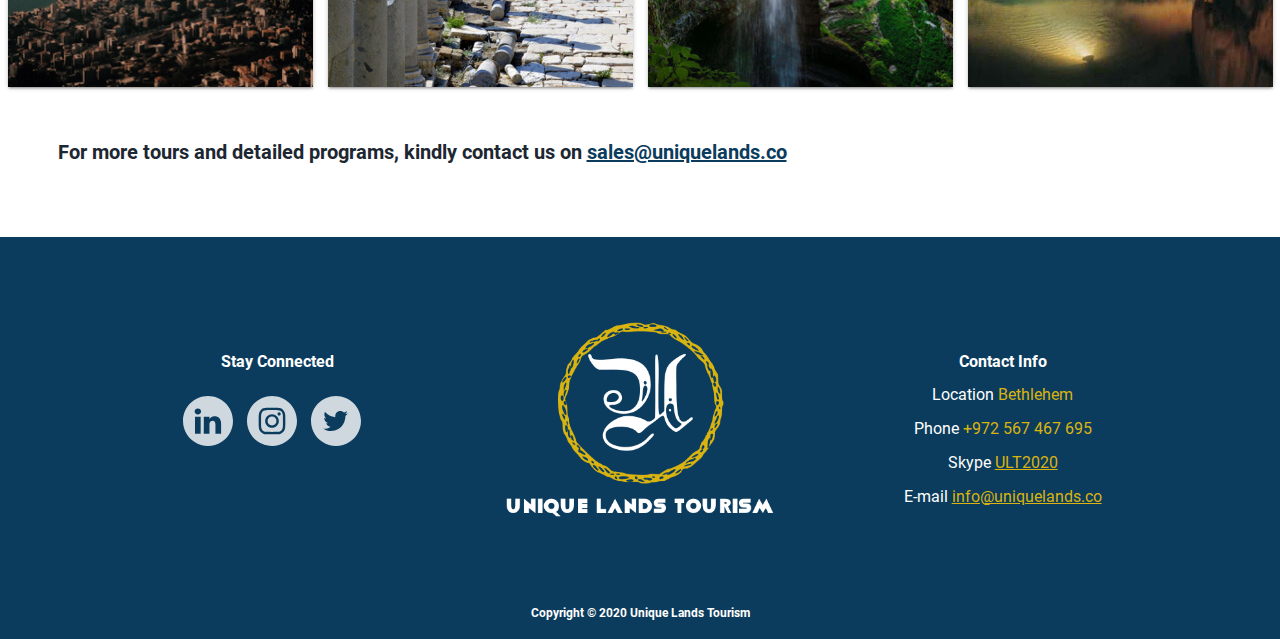
<file: docs/lebanon.html>
<!doctype html> <html lang=en-US> <head> <meta charset=utf-8 /> <meta name=description content="Our Vision is to lead the market in experiential travel by adapting to the evolving consumer attitudes through
  constant innovation, thereby positioning ourselves as the luxury travel of choice in the region"/> <meta name=keywords content="unique-lands tourism travel middle-east"/> <meta name=author content="Zaid Ali"/> <meta http-equiv=X-UA-Compatible content="IE=edge"/> <meta name=viewport content="width=device-width,initial-scale=1"/> <title>Lebanon</title> <link href="app-721e4230a605cb0c26d0.css" rel="stylesheet"><link rel="shortcut icon" href="assets/images/favicon/favicon.ico">
<link rel="icon" type="image/png" sizes="16x16" href="assets/images/favicon/favicon-16x16.png">
<link rel="icon" type="image/png" sizes="32x32" href="assets/images/favicon/favicon-32x32.png">
<link rel="icon" type="image/png" sizes="48x48" href="assets/images/favicon/favicon-48x48.png">
<link rel="manifest" href="assets/images/favicon/manifest.json">
<meta name="mobile-web-app-capable" content="yes">
<meta name="theme-color" content="#0B3C5D">
<meta name="application-name" content="ULT">
<link rel="apple-touch-icon" sizes="57x57" href="assets/images/favicon/apple-touch-icon-57x57.png">
<link rel="apple-touch-icon" sizes="60x60" href="assets/images/favicon/apple-touch-icon-60x60.png">
<link rel="apple-touch-icon" sizes="72x72" href="assets/images/favicon/apple-touch-icon-72x72.png">
<link rel="apple-touch-icon" sizes="76x76" href="assets/images/favicon/apple-touch-icon-76x76.png">
<link rel="apple-touch-icon" sizes="114x114" href="assets/images/favicon/apple-touch-icon-114x114.png">
<link rel="apple-touch-icon" sizes="120x120" href="assets/images/favicon/apple-touch-icon-120x120.png">
<link rel="apple-touch-icon" sizes="144x144" href="assets/images/favicon/apple-touch-icon-144x144.png">
<link rel="apple-touch-icon" sizes="152x152" href="assets/images/favicon/apple-touch-icon-152x152.png">
<link rel="apple-touch-icon" sizes="167x167" href="assets/images/favicon/apple-touch-icon-167x167.png">
<link rel="apple-touch-icon" sizes="180x180" href="assets/images/favicon/apple-touch-icon-180x180.png">
<link rel="apple-touch-icon" sizes="1024x1024" href="assets/images/favicon/apple-touch-icon-1024x1024.png">
<meta name="apple-mobile-web-app-capable" content="yes">
<meta name="apple-mobile-web-app-status-bar-style" content="black-translucent">
<meta name="apple-mobile-web-app-title" content="ULT">
<link rel="apple-touch-startup-image" media="(device-width: 320px) and (device-height: 568px) and (-webkit-device-pixel-ratio: 2) and (orientation: portrait)"    href="assets/images/favicon/apple-touch-startup-image-640x1136.png">
<link rel="apple-touch-startup-image" media="(device-width: 375px) and (device-height: 667px) and (-webkit-device-pixel-ratio: 2) and (orientation: portrait)"    href="assets/images/favicon/apple-touch-startup-image-750x1334.png">
<link rel="apple-touch-startup-image" media="(device-width: 414px) and (device-height: 896px) and (-webkit-device-pixel-ratio: 2) and (orientation: portrait)"    href="assets/images/favicon/apple-touch-startup-image-828x1792.png">
<link rel="apple-touch-startup-image" media="(device-width: 375px) and (device-height: 812px) and (-webkit-device-pixel-ratio: 3) and (orientation: portrait)"    href="assets/images/favicon/apple-touch-startup-image-1125x2436.png">
<link rel="apple-touch-startup-image" media="(device-width: 414px) and (device-height: 736px) and (-webkit-device-pixel-ratio: 3) and (orientation: portrait)"    href="assets/images/favicon/apple-touch-startup-image-1242x2208.png">
<link rel="apple-touch-startup-image" media="(device-width: 414px) and (device-height: 896px) and (-webkit-device-pixel-ratio: 3) and (orientation: portrait)"    href="assets/images/favicon/apple-touch-startup-image-1242x2688.png">
<link rel="apple-touch-startup-image" media="(device-width: 768px) and (device-height: 1024px) and (-webkit-device-pixel-ratio: 2) and (orientation: portrait)"   href="assets/images/favicon/apple-touch-startup-image-1536x2048.png">
<link rel="apple-touch-startup-image" media="(device-width: 834px) and (device-height: 1112px) and (-webkit-device-pixel-ratio: 2) and (orientation: portrait)"   href="assets/images/favicon/apple-touch-startup-image-1668x2224.png">
<link rel="apple-touch-startup-image" media="(device-width: 834px) and (device-height: 1194px) and (-webkit-device-pixel-ratio: 2) and (orientation: portrait)"   href="assets/images/favicon/apple-touch-startup-image-1668x2388.png">
<link rel="apple-touch-startup-image" media="(device-width: 1024px) and (device-height: 1366px) and (-webkit-device-pixel-ratio: 2) and (orientation: portrait)"  href="assets/images/favicon/apple-touch-startup-image-2048x2732.png">
<link rel="apple-touch-startup-image" media="(device-width: 810px) and (device-height: 1080px) and (-webkit-device-pixel-ratio: 2) and (orientation: portrait)"  href="assets/images/favicon/apple-touch-startup-image-1620x2160.png">
<link rel="apple-touch-startup-image" media="(device-width: 320px) and (device-height: 568px) and (-webkit-device-pixel-ratio: 2) and (orientation: landscape)"   href="assets/images/favicon/apple-touch-startup-image-1136x640.png">
<link rel="apple-touch-startup-image" media="(device-width: 375px) and (device-height: 667px) and (-webkit-device-pixel-ratio: 2) and (orientation: landscape)"   href="assets/images/favicon/apple-touch-startup-image-1334x750.png">
<link rel="apple-touch-startup-image" media="(device-width: 414px) and (device-height: 896px) and (-webkit-device-pixel-ratio: 2) and (orientation: landscape)"   href="assets/images/favicon/apple-touch-startup-image-1792x828.png">
<link rel="apple-touch-startup-image" media="(device-width: 375px) and (device-height: 812px) and (-webkit-device-pixel-ratio: 3) and (orientation: landscape)"   href="assets/images/favicon/apple-touch-startup-image-2436x1125.png">
<link rel="apple-touch-startup-image" media="(device-width: 414px) and (device-height: 736px) and (-webkit-device-pixel-ratio: 3) and (orientation: landscape)"   href="assets/images/favicon/apple-touch-startup-image-2208x1242.png">
<link rel="apple-touch-startup-image" media="(device-width: 414px) and (device-height: 896px) and (-webkit-device-pixel-ratio: 3) and (orientation: landscape)"   href="assets/images/favicon/apple-touch-startup-image-2688x1242.png">
<link rel="apple-touch-startup-image" media="(device-width: 768px) and (device-height: 1024px) and (-webkit-device-pixel-ratio: 2) and (orientation: landscape)"  href="assets/images/favicon/apple-touch-startup-image-2048x1536.png">
<link rel="apple-touch-startup-image" media="(device-width: 834px) and (device-height: 1112px) and (-webkit-device-pixel-ratio: 2) and (orientation: landscape)"  href="assets/images/favicon/apple-touch-startup-image-2224x1668.png">
<link rel="apple-touch-startup-image" media="(device-width: 834px) and (device-height: 1194px) and (-webkit-device-pixel-ratio: 2) and (orientation: landscape)"  href="assets/images/favicon/apple-touch-startup-image-2388x1668.png">
<link rel="apple-touch-startup-image" media="(device-width: 1024px) and (device-height: 1366px) and (-webkit-device-pixel-ratio: 2) and (orientation: landscape)" href="assets/images/favicon/apple-touch-startup-image-2732x2048.png">
<link rel="apple-touch-startup-image" media="(device-width: 810px) and (device-height: 1080px) and (-webkit-device-pixel-ratio: 2) and (orientation: landscape)"  href="assets/images/favicon/apple-touch-startup-image-2160x1620.png">
<link rel="icon" type="image/png" sizes="228x228" href="assets/images/favicon/coast-228x228.png">
<meta name="msapplication-TileColor" content="#0B3C5D">
<meta name="msapplication-TileImage" content="assets/images/favicon/mstile-144x144.png">
<meta name="msapplication-config" content="assets/images/favicon/browserconfig.xml">
<link rel="yandex-tableau-widget" href="assets/images/favicon/yandex-browser-manifest.json"></head> <body> <div class=nav-activator> <div class=nav-activator__hamb> </div> </div> <div class="navigation-phone u-hidden"> <a href=index.html> <img class=navigation-phone__logo src=assets/images/logo-y-circle-text.png alt=LOGO> </a> <div class=navigation-phone__list> <a href=index.html>HOME</a> <a href=about-us.html>ABOUT US</a> <a id=nav-activate-1 href=#!>DESTINATIONS</a> <div id=nav-destinations class="navigation-phone__destinations u-hidden"> <a href=holy-land.html>HOLY LAND</a> <a href=jordan.html>JORDAN</a> <a href=lebanon.html>LEBANON</a> <a href=egypt.html>EGYPT</a> </div> <a id=nav-activate-2 href=#!>SERVICES</a> <div id=nav-services class="navigation-phone__destinations u-hidden"> <a href=wedding.html>WEDDINGS</a> <a href=mice.html>MICE</a> </div> <a id=phoneContact href=#contactUs>CONTACT US</a> </div> </div> <header class="sub-header sub-header__lebanon"> <h1 class=u-hidden>Unique Lands Tourism</h1> <ul id=dropdown1 class="dropdown-content dropdown"> <li><a class=dropdown__items href=holy-land.html>Holy Land</a></li> <li><a class=dropdown__items href=jordan.html>Jordan</a></li> <li class=active><a class=dropdown__items href=lebanon.html>Lebanon</a></li> <li><a class=dropdown__items href=egypt.html>Egypt</a></li> </ul> <ul id=dropdown2 class="dropdown-content dropdown"> <li><a class=dropdown__items href=wedding.html>Weddings</a></li> <li><a class=dropdown__items href=mice.html>MICE</a></li> </ul> <div class=navbar> <nav class=navigation> <div class=nav-wrapper> <a href=index.html class=navigation__logo> <img id=headLogo class=navigation__logo--top src=assets/images/logo-y-circle-text.png alt=LOGO> <img id=navLogo class="navigation__logo--nav navigation__logo--hide" src=assets/images/logo-y-circle-nav.png alt=LOGO> </a> <ul class=right> <li><a class=navigation__link href=index.html>Home</a></li> <li><a class=navigation__link href=about-us.html>About Us</a></li> <li class=active><a class="dropdown-trigger navigation__link" href=#! data-target=dropdown1>Destinations</a></li> <li><a class="dropdown-trigger navigation__link" href=#! data-target=dropdown2>Services</a></li> <li class=u-contact-tab><a class=navigation__link href=#contactUs>Contact Us</a></li> </ul> </div> </nav> </div></header> <section class=about-us> <h3 class=center-align>LEBANON</h3> <div class="acclaims__container about-us__description about-us__description--destination"> <p> To visit Lebanon is to experience many places at once. This small country and cultural melting pot punches well-above its size as far what it can offer travelers during a holiday. <br/> Despite its small size the country has developed a well-known culture and has been highly influential in the Arab world. Lebanon was referred to as the “Switzerland of the East” during the 1960s, and its capital, Beirut, attracted so many tourists that it was known as “the Paris of the Middle East”. </p> </div> </section> <section class=key-destinations> <h2 class="center-align u-underline-color">KEY DESTINATIONS</h2> <div class=row> <div class="col l3 m4 offset-m1 s8 offset-s2"> <div class="card key-destinations__card"> <div class="card-image waves-effect waves-block waves-light key-destinations__card--image"> <img class=activator src=assets/images/beirut-1.jpg> <h3 class=activate-header>BEIRUT</h3> </div> <div class="card-reveal key-destinations__card--group"> <span class=card-title> <h4 class=center-align>BEIRUT</h4> <i class="material-icons right deactivator">X</i> </span> <p class=key-destinations__card--desc>The capital is standing on the site of a very ancient settlement going back at least 5,000 years. Recent excavations have uncovered important archaeological sites from Canaanite, Phoenician, and Persian, Roman, Byzantine, Omayyad, Abbassid, Crusader, Mamluke and Ottoman eras. </p> </div> </div> </div> <div class="col l3 m4 offset-m1 s8 offset-s2"> <div class="card key-destinations__card"> <div class="card-image waves-effect waves-block waves-light key-destinations__card--image"> <img class=activator src=assets/images/beqaa-1.jpg> <h3 class=activate-header>BEQAA & BAALBEK </h3> </div> <div class="card-reveal key-destinations__card--group"> <span class=card-title> <h4 class=center-align>BEQAA & BAALBEK </h4> <i class="material-icons right deactivator">X</i> </span> <p class=key-destinations__card--desc>The valley of Baalbek, famous for its imposing temples. These include two of the largest Roman temple ruins: the temple of Bacchus and the temple of Jupiter. The six remaining columns of the Jupiter Temple are Baalbek's landmarks and are a UNESCO World Heritage Site. Here you will be taken back to the historical time of the Roman Empire. </p> </div> </div> </div> <div class="col l3 m4 offset-m1 s8 offset-s2"> <div class="card key-destinations__card"> <div class="card-image waves-effect waves-block waves-light key-destinations__card--image"> <img class=activator src=assets/images/tanowreen-1.jpg> <h3 class=activate-header>TANNOURINE</h3> </div> <div class="card-reveal key-destinations__card--group"> <span class=card-title> <h4 class=center-align>TANNOURINE</h4> <i class="material-icons right deactivator">X</i> </span> <p class=key-destinations__card--desc>Fantastic natural beauties. Tannourine is a community in the north of Lebanon. The village has a rich ecosystem and is home to one of the largest cedar forests in Lebanon. The doline hole of the Balaa gorge is especially impressive. The Baatara waterfall flows over 255 m into the doline into this hole. The Jura limestone cave is also known as the cave of three bridges. During a walk to this waterfall you will enjoy the fascinating surroundings. </p> </div> </div> </div> <div class="col l3 m4 offset-m1 s8 offset-s2"> <div class="card key-destinations__card"> <div class="card-image waves-effect waves-block waves-light key-destinations__card--image"> <img class=activator src=assets/images/jeita-1.jpg> <h3 class=activate-header>JERITA GROTTOES & HARISAA</h3> </div> <div class="card-reveal key-destinations__card--group"> <span class=card-title> <h4 class=center-align>JERITA GROTTOES & HARISAA</h4> <i class="material-icons right deactivator">X</i> </span> <p class=key-destinations__card--desc>Located north of Beirut to visit the Dog River, for its commemorative inscriptions that have been left behind by conquering armies between 2nd millenium BC. and 1949 AD. Jeita, a beautiful natural wonder, and best caverns in the Middle East. Transfer by cable car to the caverns, which consist of two parts, lower & upper galleries. The lower ones are visited by boat ride, while the upper caverns on foot. Enjoying the refreshingly cool temperature, the sound of rushing water, columns and sculptures that have been formed by water and time, supported by an effective lighting system, allowing to glimpse the uppermost roofs. Jounieh; take the Telepherique up to the outstretched arms of the Virgin of Lebanon in Harissa- a breathtaking view of the bay. </p> </div> </div> </div> </div> <div class="row key-destinations__contact"> <div class="col l12 m12"> <p>For more tours and detailed programs, kindly contact us on <a href=mailto:sales@uniquelands.co>sales@uniquelands.co</a></p> </div> </div> </section> <footer id=contactUs class="footer white-text"> <div class=acclaims__container> <div class=row> <div class="col s12 l4 push-l4 m6 offset-m3 u-margin-small center-align footer__group footer__group--2"> <a href=index.html> <img class=footer__logo src=assets/images/logo-y-circle-text.png alt=LOGO> </a> </div> <div class="col s12 l4 pull-l4 m6 offset-m3 center-align u-margin-small footer__group footer__group--1"> <h5>Stay Connected</h5> <div class=u-margin-small> <a class="tooltipped footer__social" data-position=left data-tooltip="COMMING SOON"> <svg class=footer__social--icon xmlns=http://www.w3.org/2000/svg width=35 height=35 viewBox="0 0 48 48"> <path fill=#ffffff d="M0,24 C0,10.7451654 10.7451654,0 24,0 C37.2548346,0 48,10.7451654 48,24 C48,37.2548346 37.2548346,48 24,48 C10.7451654,48 0,37.2548346 0,24 Z M16.960542,19.8778483 L11.5216171,19.8778483 L11.5216171,36.2195598 L16.960542,36.2195598 L16.960542,19.8778483 Z M17.3187633,14.8226977 C17.2834625,13.2204033 16.1376539,12 14.277032,12 C12.4164101,12 11.2,13.2204033 11.2,14.8226977 C11.2,16.3918031 12.3804576,17.6473477 14.2064305,17.6473477 L14.2411882,17.6473477 C16.1376539,17.6473477 17.3187633,16.3918031 17.3187633,14.8226977 Z M36.5753856,26.8497218 C36.5753856,21.8302549 33.8922015,19.4941133 30.3131382,19.4941133 C27.425427,19.4941133 26.13255,21.080247 25.4106765,22.1929485 L25.4106765,19.8782822 L19.9710999,19.8782822 C20.0427877,21.4117038 19.9710999,36.2199936 19.9710999,36.2199936 L25.4106765,36.2199936 L25.4106765,27.0934337 C25.4106765,26.6050338 25.4459773,26.117827 25.5897871,25.7681486 C25.9828747,24.7924334 26.877885,23.7822276 28.3805028,23.7822276 C30.3494166,23.7822276 31.1364608,25.2807249 31.1364608,27.4767349 L31.1364608,36.2195598 L36.5751684,36.2195598 L36.5753856,26.8497218 Z"/> </svg> </a> <a class="tooltipped footer__social" data-position=top data-tooltip="COMMING SOON"> <svg xmlns=http://www.w3.org/2000/svg width=35 height=35 viewBox="0 0 48 48"> <g fill=#ffffff> <path d="M0,24 C0,10.7451654 10.7451654,0 24,0 C37.2548346,0 48,10.7451654 48,24 C48,37.2548346 37.2548346,48 24,48 C10.7451654,48 0,37.2548346 0,24 Z M24.0012,11.2 C20.5248971,11.2 20.0886259,11.2152002 18.7232784,11.2773342 C17.3605975,11.3397348 16.4304545,11.5554704 15.6165794,11.872007 C14.7747039,12.1989438 14.0605631,12.6362816 13.349089,13.3480224 C12.6370816,14.0594965 12.1997438,14.7736372 11.8717403,15.615246 C11.5544037,16.4293878 11.3384014,17.3597975 11.2770674,18.721945 C11.2160002,20.0872926 11.2,20.5238305 11.2,24.0001334 C11.2,27.4764362 11.2154668,27.9113741 11.2773342,29.2767216 C11.3400014,30.6394025 11.555737,31.5695455 11.872007,32.3834206 C12.1992104,33.2252961 12.6365483,33.9394369 13.348289,34.650911 C14.0594965,35.3629184 14.7736372,35.801323 15.6149794,36.1282597 C16.4293878,36.4447963 17.3597975,36.6605319 18.7222117,36.7229326 C20.0875593,36.7850665 20.5235638,36.8002666 23.9996,36.8002666 C27.4761695,36.8002666 27.9111074,36.7850665 29.276455,36.7229326 C30.6391358,36.6605319 31.5703455,36.4447963 32.384754,36.1282597 C33.2263628,35.801323 33.9394369,35.3629184 34.6506442,34.650911 C35.3626517,33.9394369 35.7999896,33.2252961 36.127993,32.3836874 C36.442663,31.5695455 36.6586652,30.6391358 36.7226658,29.2769883 C36.7839998,27.9116407 36.8,27.4764362 36.8,24.0001334 C36.8,20.5238305 36.7839998,20.0875593 36.7226658,18.7222117 C36.6586652,17.3595308 36.442663,16.4293878 36.127993,15.6155126 C35.7999896,14.7736372 35.3626517,14.0594965 34.6506442,13.3480224 C33.9386369,12.636015 33.2266294,12.198677 32.383954,11.872007 C31.5679455,11.5554704 30.6372691,11.3397348 29.2745882,11.2773342 C27.9092407,11.2152002 27.4745695,11.2 23.9972,11.2 L24.0012,11.2 Z"/> <path d="M22.8529214,13.5066907 C23.193725,13.5061574 23.5739956,13.5066907 24.0012,13.5066907 C27.4188356,13.5066907 27.8239065,13.5189575 29.1735206,13.5802914 C30.4215335,13.6373587 31.0988739,13.8458942 31.5500786,14.0210961 C32.1474182,14.2530985 32.5732893,14.5304347 33.0210273,14.9784394 C33.469032,15.426444 33.7463682,15.8531151 33.9789039,16.4504547 C34.1541058,16.9011261 34.3629079,17.5784665 34.4197086,18.8264794 C34.4810425,20.1758268 34.494376,20.5811644 34.494376,23.9972 C34.494376,27.4132355 34.4810425,27.8185731 34.4197086,29.1679205 C34.3626413,30.4159335 34.1541058,31.0932739 33.9789039,31.5439453 C33.7469015,32.1412848 33.469032,32.5666226 33.0210273,33.0143606 C32.5730226,33.4623652 32.1476849,33.7397014 31.5500786,33.9717038 C31.0994073,34.1477057 30.4215335,34.3557078 29.1735206,34.4127751 C27.8241732,34.4741091 27.4188356,34.4874426 24.0012,34.4874426 C20.5832978,34.4874426 20.1782269,34.4741091 18.8288794,34.4127751 C17.5808665,34.3551746 16.9035261,34.146639 16.4520547,33.9714372 C15.8547151,33.7394348 15.4280441,33.4620986 14.9800394,33.0140939 C14.5320347,32.5660892 14.2546985,32.1404848 14.0221627,31.5428786 C13.8469609,31.0922072 13.6381587,30.4148668 13.5813582,29.1668538 C13.5200242,27.8175064 13.5077574,27.4121689 13.5077574,23.9939999 C13.5077574,20.575831 13.5200242,20.1726268 13.5813582,18.8232794 C13.6384254,17.5752664 13.8469609,16.897926 14.0221627,16.4467214 C14.2541651,15.8493818 14.5320347,15.4227106 14.9800394,14.974706 C15.4280441,14.5267013 15.8547151,14.2493651 16.4520547,14.0168294 C16.9032594,13.8408275 17.5808665,13.6328254 18.8288794,13.5754914 C20.0096918,13.5221575 20.4672966,13.5061574 22.8529214,13.5034906 L22.8529214,13.5066907 Z M30.8338045,15.6320462 C29.9857957,15.6320462 29.2977885,16.3192534 29.2977885,17.1675288 C29.2977885,18.0155377 29.9857957,18.7035448 30.8338045,18.7035448 C31.6818134,18.7035448 32.3698205,18.0155377 32.3698205,17.1675288 C32.3698205,16.31952 31.6818134,15.6315128 30.8338045,15.6315128 L30.8338045,15.6320462 Z M24.0012,17.4267315 C20.3710289,17.4267315 17.4277982,20.3699622 17.4277982,24.0001334 C17.4277982,27.6303045 20.3710289,30.5722018 24.0012,30.5722018 C27.6313712,30.5722018 30.5735351,27.6303045 30.5735351,24.0001334 C30.5735351,20.3699622 27.6311045,17.4267315 24.0009334,17.4267315 L24.0012,17.4267315 Z"/> <path d="M24.0012,19.7334222 C26.3574912,19.7334222 28.2679111,21.6435754 28.2679111,24.0001334 C28.2679111,26.3564246 26.3574912,28.2668445 24.0012,28.2668445 C21.6446422,28.2668445 19.7344889,26.3564246 19.7344889,24.0001334 C19.7344889,21.6435754 21.6446422,19.7334222 24.0012,19.7334222 L24.0012,19.7334222 Z"/> </g> </svg> </a> <a class="tooltipped footer__social" data-position=right data-tooltip="COMMING SOON"> <svg xmlns=http://www.w3.org/2000/svg width=48 height=48 viewBox="0 0 48 48"> <path fill=#ffffff d="M798,268 C798,254.745165 808.745165,244 822,244 C835.254835,244 846,254.745165 846,268 C846,281.254835 835.254835,292 822,292 C808.745165,292 798,281.254835 798,268 Z M821.281203,263.507501 L821.331565,264.337955 L820.49219,264.236266 C817.436864,263.846462 814.767651,262.524514 812.501338,260.30432 L811.393363,259.202698 L811.107975,260.016204 C810.503625,261.829644 810.889738,263.744773 812.1488,265.032825 C812.820301,265.744642 812.669213,265.846331 811.510875,265.42263 C811.107975,265.287045 810.755438,265.185357 810.721863,265.236201 C810.60435,265.354837 811.00725,266.897109 811.326213,267.507239 C811.762688,268.354641 812.652426,269.185095 813.626101,269.676589 L814.448689,270.066394 L813.475013,270.083342 C812.534913,270.083342 812.501338,270.10029 812.602063,270.456199 C812.937813,271.557821 814.264026,272.727236 815.741326,273.235678 L816.782152,273.591587 L815.875626,274.133924 C814.532626,274.913534 812.954601,275.354183 811.376575,275.388079 C810.621138,275.405027 810,275.47282 810,275.523664 C810,275.693144 812.048075,276.642235 813.239988,277.015092 C816.815727,278.116714 821.062965,277.642169 824.252591,275.760936 C826.518904,274.422041 828.785217,271.761198 829.84283,269.185095 C830.413605,267.812304 830.98438,265.303993 830.98438,264.100682 C830.98438,263.321072 831.034742,263.219384 831.974843,262.287241 C832.52883,261.744904 833.049243,261.151723 833.149968,260.982242 C833.317843,260.660229 833.301055,260.660229 832.444893,260.948346 C831.017955,261.456787 830.816505,261.388995 831.52158,260.626333 C832.041993,260.083996 832.66313,259.101009 832.66313,258.812892 C832.66313,258.762048 832.411318,258.846789 832.12593,258.999321 C831.823755,259.168801 831.152255,259.423022 830.64863,259.575554 L829.742105,259.863671 L828.919517,259.304386 C828.466254,258.999321 827.828329,258.66036 827.492579,258.558672 C826.636416,258.321399 825.326991,258.355295 824.554766,258.626464 C822.456328,259.389126 821.130115,261.355099 821.281203,263.507501 Z" transform="translate(-798 -244)"/> </svg> </a> </div> </div> <div class="col s12 l4 m6 offset-m3 center-align u-margin-small footer__group footer__group--3"> <h5>Contact Info</h5> <ul class=footer__contact-info> <li><span>Location</span> Bethlehem</li> <li><span>Phone</span> +972 567 467 695</li> <li><span>Skype</span> <a class=u-mail href=skype:live:.cid.eec87b032639cbea?call>ULT2020</a></li> <li><span>E-mail</span> <a class=u-mail href=mailto:info@uniquelands.co>info@uniquelands.co</a> </li> </ul> </div> </div> </div> <div class="footer__copyright center-align"> <a href=index.html> <h6><span>Copyright</span> &copy; 2020 Unique Lands Tourism</h6> </a> </div> </footer> <script type="text/javascript" src="main-bundle.js"></script></body> </html>
</file>
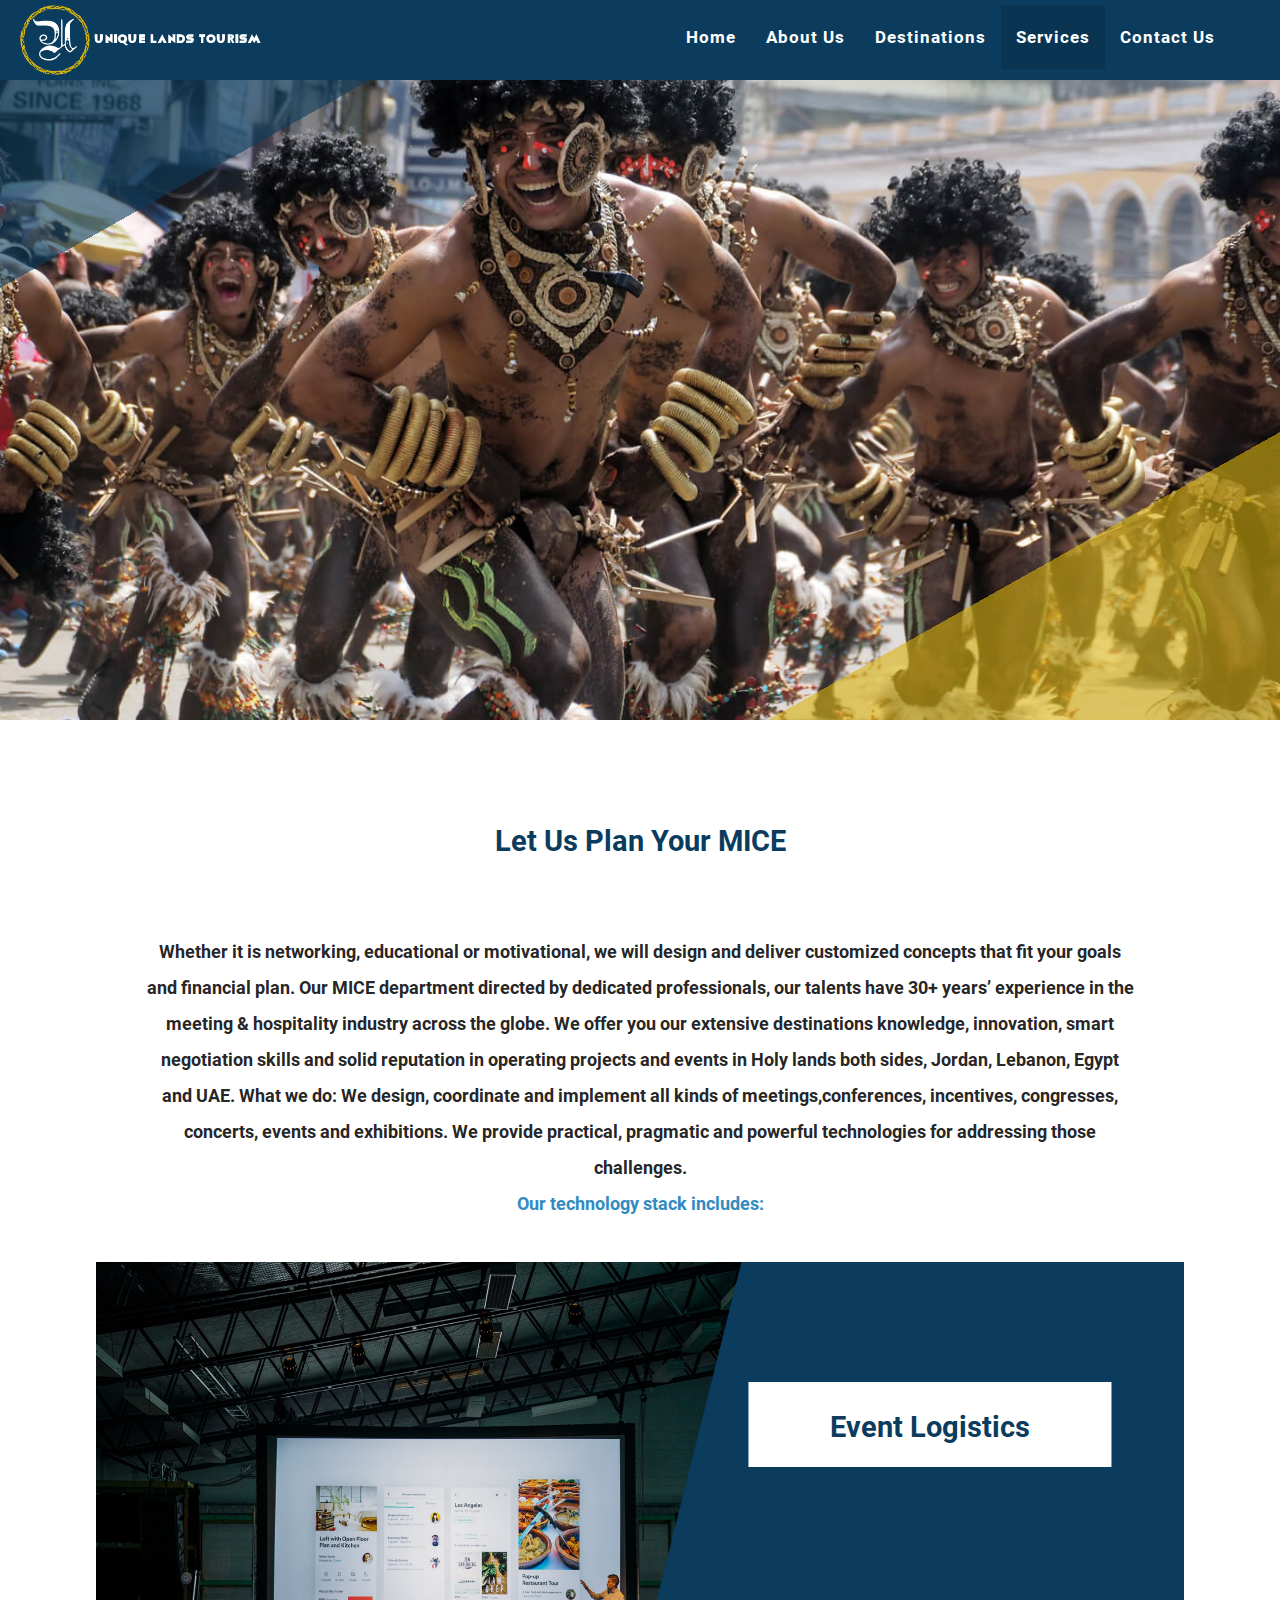
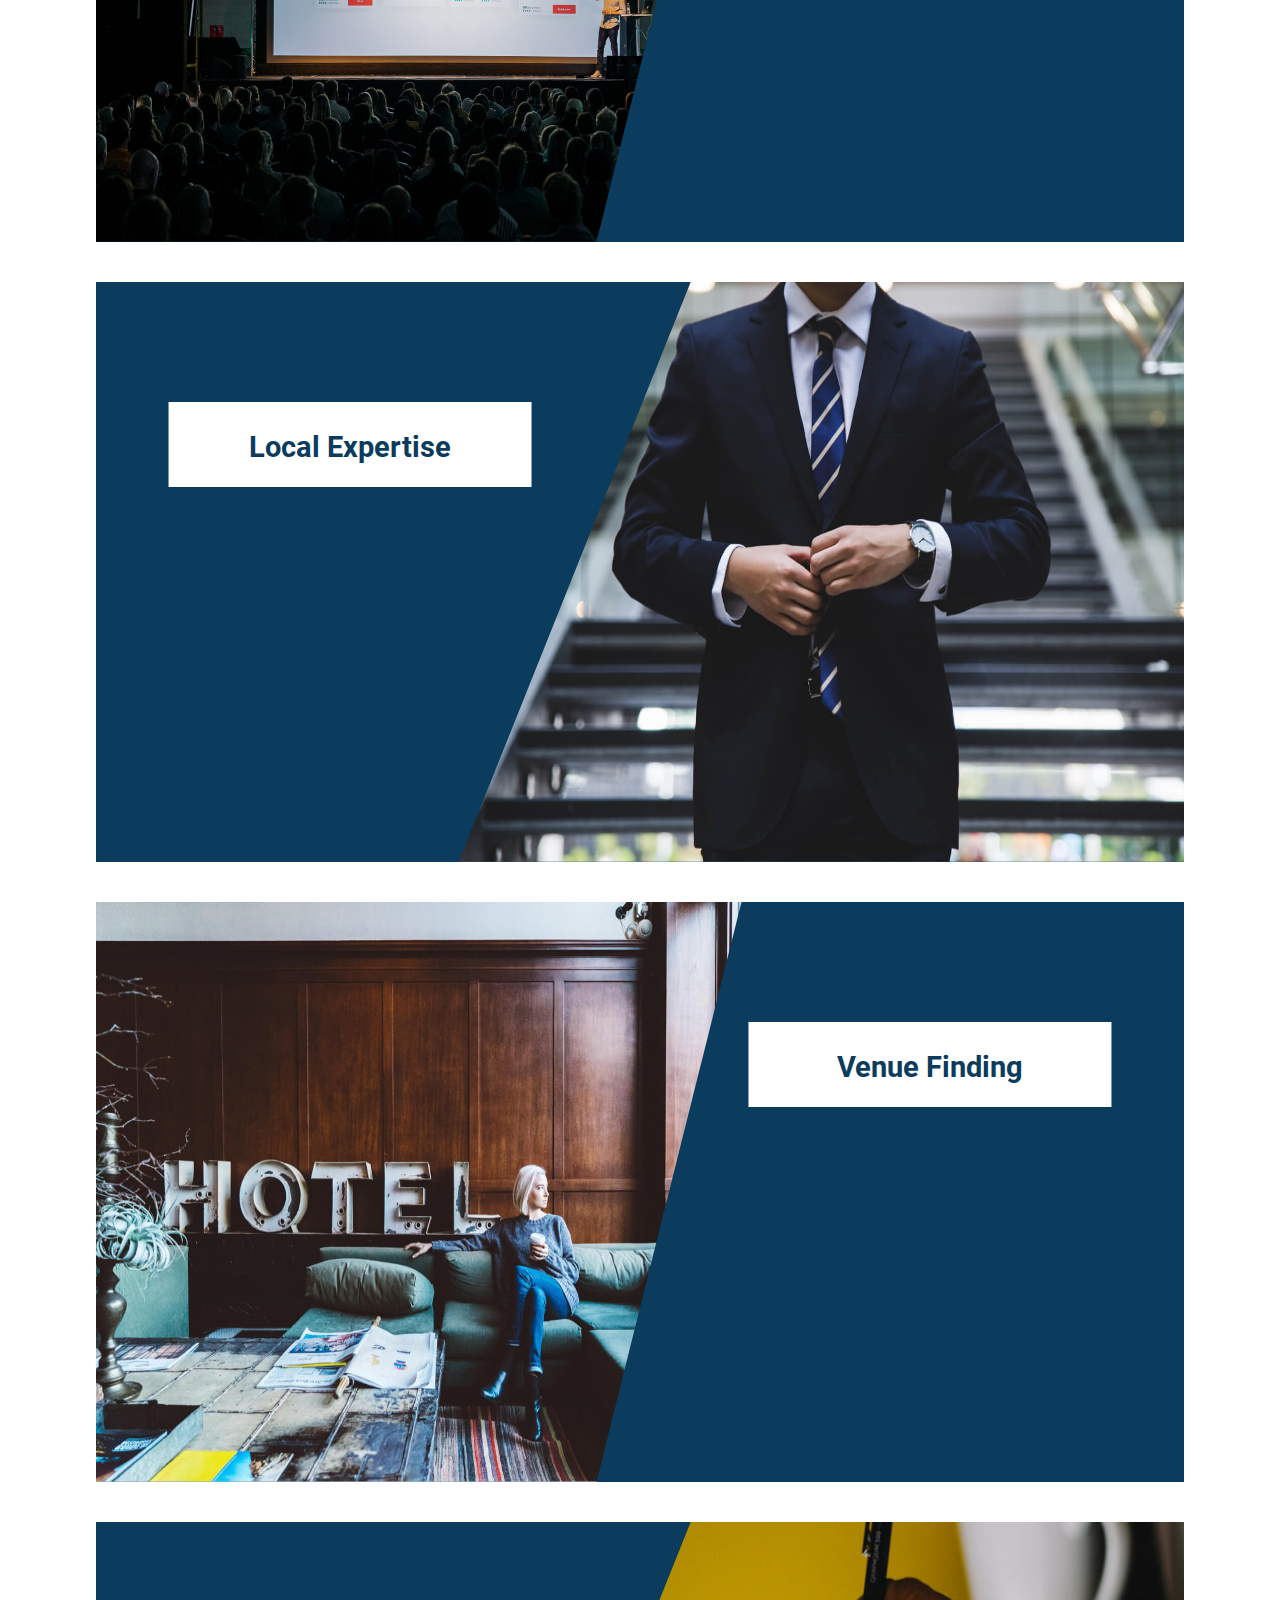
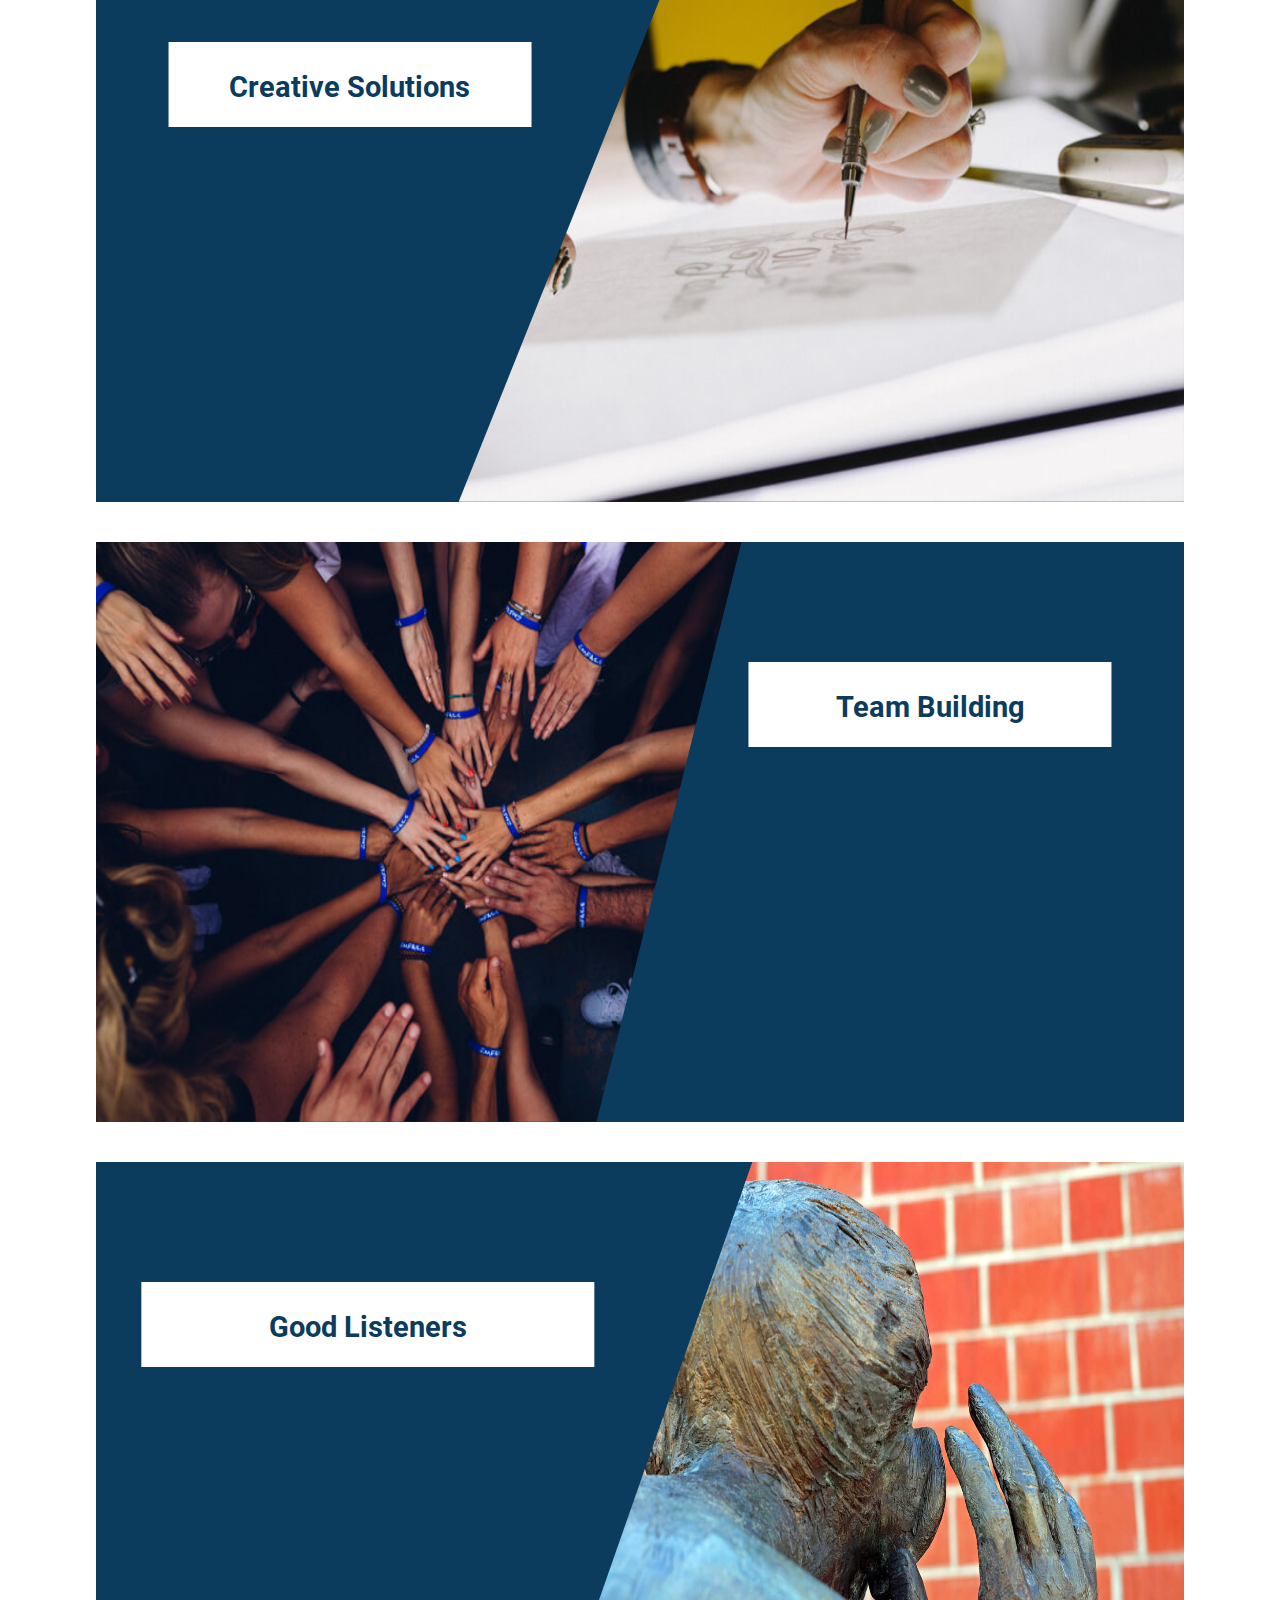
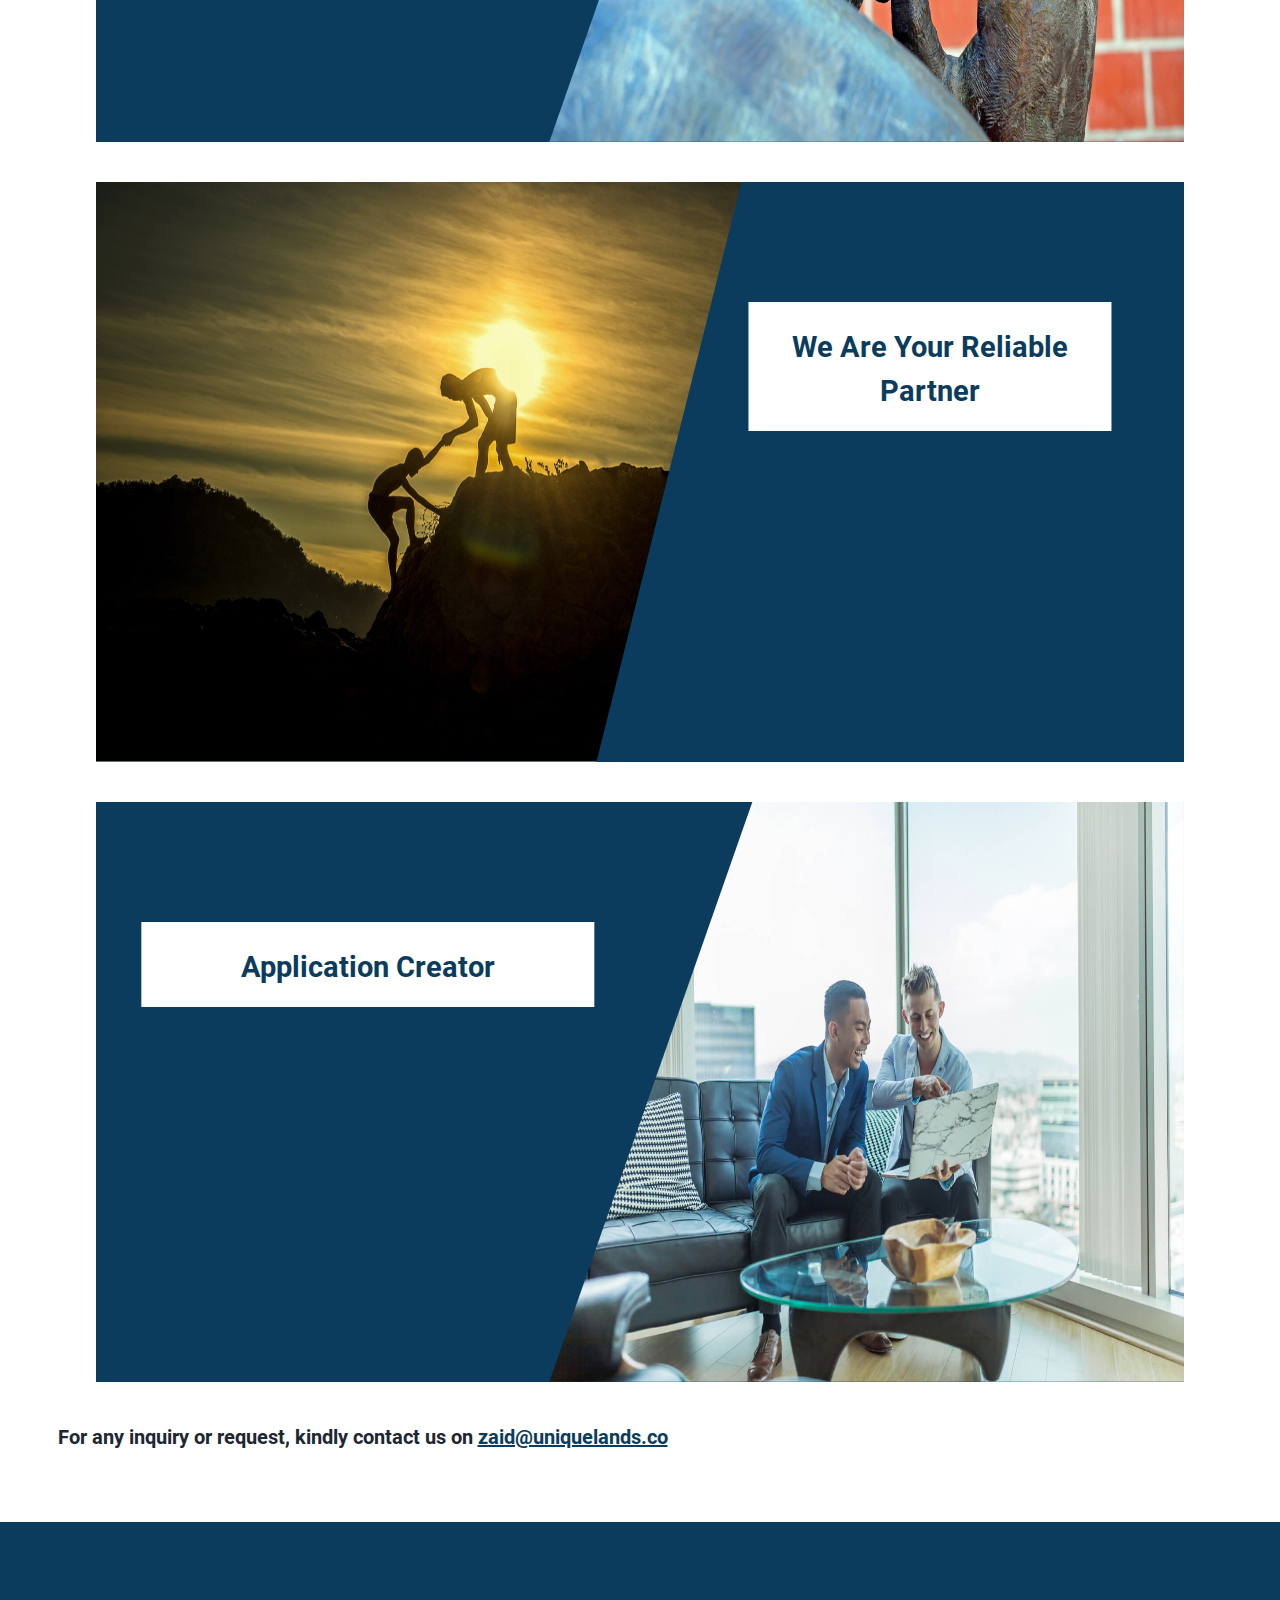
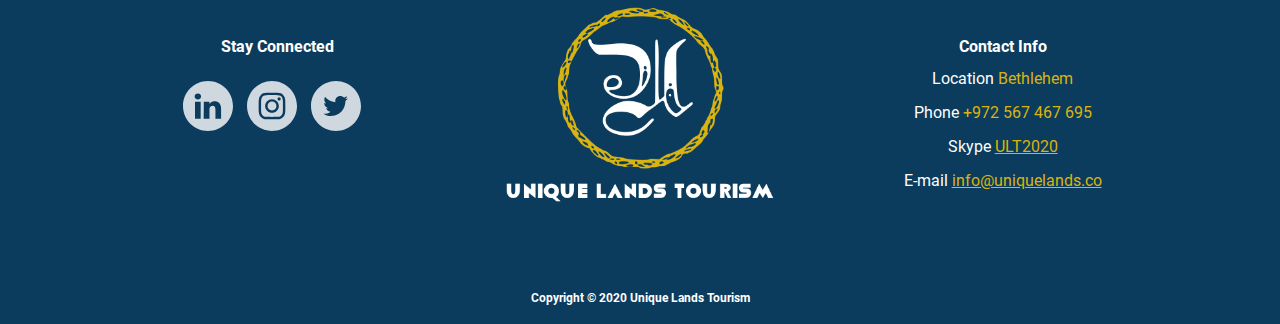
<file: docs/mice.html>
<!doctype html> <html lang=en-US> <head> <meta charset=utf-8 /> <meta name=description content="Our Vision is to lead the market in experiential travel by adapting to the evolving consumer attitudes through
  constant innovation, thereby positioning ourselves as the luxury travel of choice in the region"/> <meta name=keywords content="unique-lands tourism travel middle-east"/> <meta name=author content="Zaid Ali"/> <meta http-equiv=X-UA-Compatible content="IE=edge"/> <meta name=viewport content="width=device-width,initial-scale=1"/> <title>MICE</title> <link href="app-721e4230a605cb0c26d0.css" rel="stylesheet"><link rel="shortcut icon" href="assets/images/favicon/favicon.ico">
<link rel="icon" type="image/png" sizes="16x16" href="assets/images/favicon/favicon-16x16.png">
<link rel="icon" type="image/png" sizes="32x32" href="assets/images/favicon/favicon-32x32.png">
<link rel="icon" type="image/png" sizes="48x48" href="assets/images/favicon/favicon-48x48.png">
<link rel="manifest" href="assets/images/favicon/manifest.json">
<meta name="mobile-web-app-capable" content="yes">
<meta name="theme-color" content="#0B3C5D">
<meta name="application-name" content="ULT">
<link rel="apple-touch-icon" sizes="57x57" href="assets/images/favicon/apple-touch-icon-57x57.png">
<link rel="apple-touch-icon" sizes="60x60" href="assets/images/favicon/apple-touch-icon-60x60.png">
<link rel="apple-touch-icon" sizes="72x72" href="assets/images/favicon/apple-touch-icon-72x72.png">
<link rel="apple-touch-icon" sizes="76x76" href="assets/images/favicon/apple-touch-icon-76x76.png">
<link rel="apple-touch-icon" sizes="114x114" href="assets/images/favicon/apple-touch-icon-114x114.png">
<link rel="apple-touch-icon" sizes="120x120" href="assets/images/favicon/apple-touch-icon-120x120.png">
<link rel="apple-touch-icon" sizes="144x144" href="assets/images/favicon/apple-touch-icon-144x144.png">
<link rel="apple-touch-icon" sizes="152x152" href="assets/images/favicon/apple-touch-icon-152x152.png">
<link rel="apple-touch-icon" sizes="167x167" href="assets/images/favicon/apple-touch-icon-167x167.png">
<link rel="apple-touch-icon" sizes="180x180" href="assets/images/favicon/apple-touch-icon-180x180.png">
<link rel="apple-touch-icon" sizes="1024x1024" href="assets/images/favicon/apple-touch-icon-1024x1024.png">
<meta name="apple-mobile-web-app-capable" content="yes">
<meta name="apple-mobile-web-app-status-bar-style" content="black-translucent">
<meta name="apple-mobile-web-app-title" content="ULT">
<link rel="apple-touch-startup-image" media="(device-width: 320px) and (device-height: 568px) and (-webkit-device-pixel-ratio: 2) and (orientation: portrait)"    href="assets/images/favicon/apple-touch-startup-image-640x1136.png">
<link rel="apple-touch-startup-image" media="(device-width: 375px) and (device-height: 667px) and (-webkit-device-pixel-ratio: 2) and (orientation: portrait)"    href="assets/images/favicon/apple-touch-startup-image-750x1334.png">
<link rel="apple-touch-startup-image" media="(device-width: 414px) and (device-height: 896px) and (-webkit-device-pixel-ratio: 2) and (orientation: portrait)"    href="assets/images/favicon/apple-touch-startup-image-828x1792.png">
<link rel="apple-touch-startup-image" media="(device-width: 375px) and (device-height: 812px) and (-webkit-device-pixel-ratio: 3) and (orientation: portrait)"    href="assets/images/favicon/apple-touch-startup-image-1125x2436.png">
<link rel="apple-touch-startup-image" media="(device-width: 414px) and (device-height: 736px) and (-webkit-device-pixel-ratio: 3) and (orientation: portrait)"    href="assets/images/favicon/apple-touch-startup-image-1242x2208.png">
<link rel="apple-touch-startup-image" media="(device-width: 414px) and (device-height: 896px) and (-webkit-device-pixel-ratio: 3) and (orientation: portrait)"    href="assets/images/favicon/apple-touch-startup-image-1242x2688.png">
<link rel="apple-touch-startup-image" media="(device-width: 768px) and (device-height: 1024px) and (-webkit-device-pixel-ratio: 2) and (orientation: portrait)"   href="assets/images/favicon/apple-touch-startup-image-1536x2048.png">
<link rel="apple-touch-startup-image" media="(device-width: 834px) and (device-height: 1112px) and (-webkit-device-pixel-ratio: 2) and (orientation: portrait)"   href="assets/images/favicon/apple-touch-startup-image-1668x2224.png">
<link rel="apple-touch-startup-image" media="(device-width: 834px) and (device-height: 1194px) and (-webkit-device-pixel-ratio: 2) and (orientation: portrait)"   href="assets/images/favicon/apple-touch-startup-image-1668x2388.png">
<link rel="apple-touch-startup-image" media="(device-width: 1024px) and (device-height: 1366px) and (-webkit-device-pixel-ratio: 2) and (orientation: portrait)"  href="assets/images/favicon/apple-touch-startup-image-2048x2732.png">
<link rel="apple-touch-startup-image" media="(device-width: 810px) and (device-height: 1080px) and (-webkit-device-pixel-ratio: 2) and (orientation: portrait)"  href="assets/images/favicon/apple-touch-startup-image-1620x2160.png">
<link rel="apple-touch-startup-image" media="(device-width: 320px) and (device-height: 568px) and (-webkit-device-pixel-ratio: 2) and (orientation: landscape)"   href="assets/images/favicon/apple-touch-startup-image-1136x640.png">
<link rel="apple-touch-startup-image" media="(device-width: 375px) and (device-height: 667px) and (-webkit-device-pixel-ratio: 2) and (orientation: landscape)"   href="assets/images/favicon/apple-touch-startup-image-1334x750.png">
<link rel="apple-touch-startup-image" media="(device-width: 414px) and (device-height: 896px) and (-webkit-device-pixel-ratio: 2) and (orientation: landscape)"   href="assets/images/favicon/apple-touch-startup-image-1792x828.png">
<link rel="apple-touch-startup-image" media="(device-width: 375px) and (device-height: 812px) and (-webkit-device-pixel-ratio: 3) and (orientation: landscape)"   href="assets/images/favicon/apple-touch-startup-image-2436x1125.png">
<link rel="apple-touch-startup-image" media="(device-width: 414px) and (device-height: 736px) and (-webkit-device-pixel-ratio: 3) and (orientation: landscape)"   href="assets/images/favicon/apple-touch-startup-image-2208x1242.png">
<link rel="apple-touch-startup-image" media="(device-width: 414px) and (device-height: 896px) and (-webkit-device-pixel-ratio: 3) and (orientation: landscape)"   href="assets/images/favicon/apple-touch-startup-image-2688x1242.png">
<link rel="apple-touch-startup-image" media="(device-width: 768px) and (device-height: 1024px) and (-webkit-device-pixel-ratio: 2) and (orientation: landscape)"  href="assets/images/favicon/apple-touch-startup-image-2048x1536.png">
<link rel="apple-touch-startup-image" media="(device-width: 834px) and (device-height: 1112px) and (-webkit-device-pixel-ratio: 2) and (orientation: landscape)"  href="assets/images/favicon/apple-touch-startup-image-2224x1668.png">
<link rel="apple-touch-startup-image" media="(device-width: 834px) and (device-height: 1194px) and (-webkit-device-pixel-ratio: 2) and (orientation: landscape)"  href="assets/images/favicon/apple-touch-startup-image-2388x1668.png">
<link rel="apple-touch-startup-image" media="(device-width: 1024px) and (device-height: 1366px) and (-webkit-device-pixel-ratio: 2) and (orientation: landscape)" href="assets/images/favicon/apple-touch-startup-image-2732x2048.png">
<link rel="apple-touch-startup-image" media="(device-width: 810px) and (device-height: 1080px) and (-webkit-device-pixel-ratio: 2) and (orientation: landscape)"  href="assets/images/favicon/apple-touch-startup-image-2160x1620.png">
<link rel="icon" type="image/png" sizes="228x228" href="assets/images/favicon/coast-228x228.png">
<meta name="msapplication-TileColor" content="#0B3C5D">
<meta name="msapplication-TileImage" content="assets/images/favicon/mstile-144x144.png">
<meta name="msapplication-config" content="assets/images/favicon/browserconfig.xml">
<link rel="yandex-tableau-widget" href="assets/images/favicon/yandex-browser-manifest.json"></head> <body> <div class=nav-activator> <div class=nav-activator__hamb> </div> </div> <div class="navigation-phone u-hidden"> <a href=index.html> <img class=navigation-phone__logo src=assets/images/logo-y-circle-text.png alt=LOGO> </a> <div class=navigation-phone__list> <a href=index.html>HOME</a> <a href=about-us.html>ABOUT US</a> <a id=nav-activate-1 href=#!>DESTINATIONS</a> <div id=nav-destinations class="navigation-phone__destinations u-hidden"> <a href=holy-land.html>HOLY LAND</a> <a href=jordan.html>JORDAN</a> <a href=lebanon.html>LEBANON</a> <a href=egypt.html>EGYPT</a> </div> <a id=nav-activate-2 href=#!>SERVICES</a> <div id=nav-services class="navigation-phone__destinations u-hidden"> <a href=wedding.html>WEDDINGS</a> <a href=mice.html>MICE</a> </div> <a id=phoneContact href=#contactUs>CONTACT US</a> </div> </div> <header class="sub-header sub-header__mice"> <h1 class=u-hidden>Unique Lands Tourism</h1> <ul id=dropdown1 class="dropdown-content dropdown"> <li><a class=dropdown__items href=holy-land.html>Holy Land</a></li> <li><a class=dropdown__items href=jordan.html>Jordan</a></li> <li><a class=dropdown__items href=lebanon.html>Lebanon</a></li> <li><a class=dropdown__items href=egypt.html>Egypt</a></li> </ul> <ul id=dropdown2 class="dropdown-content dropdown"> <li><a class=dropdown__items href=wedding.html>Weddings</a></li> <li class=active><a class=dropdown__items href=mice.html>MICE</a></li> </ul> <div class=navbar> <nav class=navigation> <div class=nav-wrapper> <a href=index.html class=navigation__logo> <img id=headLogo class=navigation__logo--top src=assets/images/logo-y-circle-text.png alt=LOGO> <img id=navLogo class="navigation__logo--nav navigation__logo--hide" src=assets/images/logo-y-circle-nav.png alt=LOGO> </a> <ul class=right> <li><a class=navigation__link href=index.html>Home</a></li> <li><a class=navigation__link href=about-us.html>About Us</a></li> <li><a class="dropdown-trigger navigation__link" href=#! data-target=dropdown1>Destinations</a></li> <li class=active><a class="dropdown-trigger navigation__link" href=#! data-target=dropdown2>Services</a></li> <li class=u-contact-tab><a class=navigation__link href=#contactUs>Contact Us</a></li> </ul> </div> </nav> </div></header> <section class=about-us> <h3 class=center-align>Let Us Plan Your MICE</h3> <div class="acclaims__container about-us__description"> <p> Whether it is networking, educational or motivational, we will design and deliver customized concepts that fit your goals and financial plan. Our MICE department directed by dedicated professionals, our talents have 30+ years’ experience in the meeting & hospitality industry across the globe. We offer you our extensive destinations knowledge, innovation, smart negotiation skills and solid reputation in operating projects and events in Holy lands both sides, Jordan, Lebanon, Egypt and UAE. What we do: We design, coordinate and implement all kinds of meetings,conferences, incentives, congresses, concerts, events and exhibitions. We provide practical, pragmatic and powerful technologies for addressing those challenges. <br/> <span class="u-underlined u-underlined--red">Our technology stack includes:</span> </p> </div> <div class="acclaims__container about-us__description about-us__description--destination wedding"> <div class="row mice__box"> <div> <img class="col l8 mice__box--img m12" src=assets/images/mice-1.jpg alt="wedding photo 1"> </div> <div class="mice__box--desc col l4 m12"> <h3>Event Logistics</h3> <p> We provide the technical know-how and people skills to guarantee that your destination management needs are catered to. This includes all the professional management of the logistical and technical aspects of your events including: planning, schedules, transportation, manpower, accommodation, AV needs, event gifts and teasers, food and beverage. Our contingency management skills will make certain that possible weather changes, street closings, documentary requirements and other similar contingencies will not detract from the smooth execution of your event. For your maximum convenience, we can also take care of your visa requirements. From the conceptualization of your event until the last guest has flown home, ULT will provide an end to end delivery. We go the extra mile to follow through before, during and after your event to ensure your full satisfaction. </p> </div> </div> <div class="row mice__box mice__box-righty"> <div> <img class="col l8 push-l4 mice__box--img mice__box-righty--img m12" src=assets/images/mice-2.jpg alt="wedding photo 1"> </div> <div class="mice__box--desc mice__box-righty--desc col l4 pull-l8 m12 flow-text"> <h3>Local Expertise</h3> <p>Our wide network of positive working relationships in the government and the private sector translates into maximum convenience and smooth operations for you. A veteran team of destination and event management experts will provide hands-on expertise to the planning and efficient implementation of your incentives, meetings, and conferences. Leverage our local knowledge, Wide Corporate Network, Reliable & Trusted. </p> </div> </div> <div class="row mice__box"> <div> <img class="col l8 mice__box--img m12" src=assets/images/mice-3.jpg alt="wedding photo 1"> </div> <div class="mice__box--desc col l4 m12 flow-text"> <h3>Venue Finding</h3> <p>With our outstanding local knowledge of your preferred destinations, we can find for you the finest and most suitable possible venues and hotel accommodations for all types of events of any size and financial resources. Our attention to your well-being is grounded on the selection of well-appointed venues that are equipped with safety infrastructures that meet the industry’s highest standards. Your security is our primary concern at all times. ULT ensures that our valued customers are remembered for hosting a flawless event while we operate discreetly in the background. Our top-notch team will guarantee that your event is executed seamlessly, allowing you to focus on what is truly important. Hotel Accommodation, Gala Dinners, Meetings, Exhibitions, Events, and Product Launches. </p> </div> </div> <div class="row mice__box mice__box-righty"> <div> <img class="col l8 push-l4 mice__box--img mice__box-righty--img m12" src=assets/images/mice-4.jpg alt="wedding photo 1"> </div> <div class="mice__box--desc mice__box-righty--desc col l4 pull-l8 m12 flow-text"> <h3>Creative Solutions</h3> <p class=u-fix-position>Your friends in ULT think out of the box to find creative solutions to match your goals and financial plan. Our highly skilled and creative team will ascertain that the results you want are delivered on time and dovetail with your goals. Talk to us and we will surprise you. We provide you with destination related motivational techniques & ideas for target quota standing (before, during and after the event). We provide exclusive event-related services for the busy decision-maker and organizer. Our services are designed to cater to your creative, motivational and budgetary needs. We collaborate with you from the very first idea through its fruitful completion. We at ULT believe in delivering more than what you have asked for. Our events are not just that – they become avenues for crafting new connections, positive experiences and warm memories. Upscale your next event with us. We support you all the way so that you can concentrate on what is truly essential to you. Out of the box thinking and value for your financial plan. </p> </div> </div> <div class="row mice__box"> <div> <img class="col l8 mice__box--img m12" src=assets/images/mice-5.jpg alt="wedding photo 1"> </div> <div class="mice__box--desc col l4 m12 flow-text"> <h3>Team Building</h3> <p>Are you looking for an integrated Team Building solution? Plan your Team Building activity with us. With our broad and unique experience, skills, creativity, and resources, you can be confident that your team will be provided with the right trainers and activities. Motivate and energize your team with us and realize key benefits for your organization. We will collaborate with you and come up with a complete Team Building solution that is financially sound and ideal for your organization’s objectives. </p> </div> </div> <div class="row mice__box mice__box-righty"> <div> <img class="col l7 push-l5 mice__box--img mice__box-righty--img m12" src=assets/images/mice-6.jpg alt="wedding photo 1"> </div> <div class="mice__box--desc mice__box-righty--desc col l5 pull-l7 m12 flow-text u-small-transform"> <h3>Good Listeners</h3> <p class=u-fix-position-righty>One of the most sincere forms of respect is listening to what other people have to say. We listen and pay attention to the needs of every client.</p> </div> </div> <div class="row mice__box"> <div> <img class="col l8 mice__box--img m12" src=assets/images/mice-7.jpg alt="wedding photo 1"> </div> <div class="mice__box--desc col l4 m12 flow-text"> <h3>We are your Reliable Partner</h3> <p>Our wide network of positive working relationships in the government and the private sector translates into maximum convenience and smooth operations for you. A veteran team of destination and event management experts will provide hands-on expertise to the planning and efficient implementation of your incentives, meetings, and conferences. </p> </div> </div> <div class="row mice__box mice__box-righty"> <div> <img class="col l7 push-l5 mice__box--img mice__box-righty--img m12" src=assets/images/mice-8.jpg alt="wedding photo 1"> </div> <div class="mice__box--desc mice__box-righty--desc col l5 pull-l7 m12 flow-text u-small-transform"> <h3>Application Creator</h3> <p class=u-fix-position-righty>ULT IT team can create App that services your MICE event to organize timing, last minute changing, new updates, transportation timing, reminders, and any other preferences. </p> </div> </div> </div> <div class="row key-destinations__contact"> <div class="col l12 m12"> <p>For any inquiry or request, kindly contact us on <a href=mailto:zaid@uniquelands.co>zaid@uniquelands.co</a> </p> </div> </div> </section> <footer id=contactUs class="footer white-text"> <div class=acclaims__container> <div class=row> <div class="col s12 l4 push-l4 m6 offset-m3 u-margin-small center-align footer__group footer__group--2"> <a href=index.html> <img class=footer__logo src=assets/images/logo-y-circle-text.png alt=LOGO> </a> </div> <div class="col s12 l4 pull-l4 m6 offset-m3 center-align u-margin-small footer__group footer__group--1"> <h5>Stay Connected</h5> <div class=u-margin-small> <a class="tooltipped footer__social" data-position=left data-tooltip="COMMING SOON"> <svg class=footer__social--icon xmlns=http://www.w3.org/2000/svg width=35 height=35 viewBox="0 0 48 48"> <path fill=#ffffff d="M0,24 C0,10.7451654 10.7451654,0 24,0 C37.2548346,0 48,10.7451654 48,24 C48,37.2548346 37.2548346,48 24,48 C10.7451654,48 0,37.2548346 0,24 Z M16.960542,19.8778483 L11.5216171,19.8778483 L11.5216171,36.2195598 L16.960542,36.2195598 L16.960542,19.8778483 Z M17.3187633,14.8226977 C17.2834625,13.2204033 16.1376539,12 14.277032,12 C12.4164101,12 11.2,13.2204033 11.2,14.8226977 C11.2,16.3918031 12.3804576,17.6473477 14.2064305,17.6473477 L14.2411882,17.6473477 C16.1376539,17.6473477 17.3187633,16.3918031 17.3187633,14.8226977 Z M36.5753856,26.8497218 C36.5753856,21.8302549 33.8922015,19.4941133 30.3131382,19.4941133 C27.425427,19.4941133 26.13255,21.080247 25.4106765,22.1929485 L25.4106765,19.8782822 L19.9710999,19.8782822 C20.0427877,21.4117038 19.9710999,36.2199936 19.9710999,36.2199936 L25.4106765,36.2199936 L25.4106765,27.0934337 C25.4106765,26.6050338 25.4459773,26.117827 25.5897871,25.7681486 C25.9828747,24.7924334 26.877885,23.7822276 28.3805028,23.7822276 C30.3494166,23.7822276 31.1364608,25.2807249 31.1364608,27.4767349 L31.1364608,36.2195598 L36.5751684,36.2195598 L36.5753856,26.8497218 Z"/> </svg> </a> <a class="tooltipped footer__social" data-position=top data-tooltip="COMMING SOON"> <svg xmlns=http://www.w3.org/2000/svg width=35 height=35 viewBox="0 0 48 48"> <g fill=#ffffff> <path d="M0,24 C0,10.7451654 10.7451654,0 24,0 C37.2548346,0 48,10.7451654 48,24 C48,37.2548346 37.2548346,48 24,48 C10.7451654,48 0,37.2548346 0,24 Z M24.0012,11.2 C20.5248971,11.2 20.0886259,11.2152002 18.7232784,11.2773342 C17.3605975,11.3397348 16.4304545,11.5554704 15.6165794,11.872007 C14.7747039,12.1989438 14.0605631,12.6362816 13.349089,13.3480224 C12.6370816,14.0594965 12.1997438,14.7736372 11.8717403,15.615246 C11.5544037,16.4293878 11.3384014,17.3597975 11.2770674,18.721945 C11.2160002,20.0872926 11.2,20.5238305 11.2,24.0001334 C11.2,27.4764362 11.2154668,27.9113741 11.2773342,29.2767216 C11.3400014,30.6394025 11.555737,31.5695455 11.872007,32.3834206 C12.1992104,33.2252961 12.6365483,33.9394369 13.348289,34.650911 C14.0594965,35.3629184 14.7736372,35.801323 15.6149794,36.1282597 C16.4293878,36.4447963 17.3597975,36.6605319 18.7222117,36.7229326 C20.0875593,36.7850665 20.5235638,36.8002666 23.9996,36.8002666 C27.4761695,36.8002666 27.9111074,36.7850665 29.276455,36.7229326 C30.6391358,36.6605319 31.5703455,36.4447963 32.384754,36.1282597 C33.2263628,35.801323 33.9394369,35.3629184 34.6506442,34.650911 C35.3626517,33.9394369 35.7999896,33.2252961 36.127993,32.3836874 C36.442663,31.5695455 36.6586652,30.6391358 36.7226658,29.2769883 C36.7839998,27.9116407 36.8,27.4764362 36.8,24.0001334 C36.8,20.5238305 36.7839998,20.0875593 36.7226658,18.7222117 C36.6586652,17.3595308 36.442663,16.4293878 36.127993,15.6155126 C35.7999896,14.7736372 35.3626517,14.0594965 34.6506442,13.3480224 C33.9386369,12.636015 33.2266294,12.198677 32.383954,11.872007 C31.5679455,11.5554704 30.6372691,11.3397348 29.2745882,11.2773342 C27.9092407,11.2152002 27.4745695,11.2 23.9972,11.2 L24.0012,11.2 Z"/> <path d="M22.8529214,13.5066907 C23.193725,13.5061574 23.5739956,13.5066907 24.0012,13.5066907 C27.4188356,13.5066907 27.8239065,13.5189575 29.1735206,13.5802914 C30.4215335,13.6373587 31.0988739,13.8458942 31.5500786,14.0210961 C32.1474182,14.2530985 32.5732893,14.5304347 33.0210273,14.9784394 C33.469032,15.426444 33.7463682,15.8531151 33.9789039,16.4504547 C34.1541058,16.9011261 34.3629079,17.5784665 34.4197086,18.8264794 C34.4810425,20.1758268 34.494376,20.5811644 34.494376,23.9972 C34.494376,27.4132355 34.4810425,27.8185731 34.4197086,29.1679205 C34.3626413,30.4159335 34.1541058,31.0932739 33.9789039,31.5439453 C33.7469015,32.1412848 33.469032,32.5666226 33.0210273,33.0143606 C32.5730226,33.4623652 32.1476849,33.7397014 31.5500786,33.9717038 C31.0994073,34.1477057 30.4215335,34.3557078 29.1735206,34.4127751 C27.8241732,34.4741091 27.4188356,34.4874426 24.0012,34.4874426 C20.5832978,34.4874426 20.1782269,34.4741091 18.8288794,34.4127751 C17.5808665,34.3551746 16.9035261,34.146639 16.4520547,33.9714372 C15.8547151,33.7394348 15.4280441,33.4620986 14.9800394,33.0140939 C14.5320347,32.5660892 14.2546985,32.1404848 14.0221627,31.5428786 C13.8469609,31.0922072 13.6381587,30.4148668 13.5813582,29.1668538 C13.5200242,27.8175064 13.5077574,27.4121689 13.5077574,23.9939999 C13.5077574,20.575831 13.5200242,20.1726268 13.5813582,18.8232794 C13.6384254,17.5752664 13.8469609,16.897926 14.0221627,16.4467214 C14.2541651,15.8493818 14.5320347,15.4227106 14.9800394,14.974706 C15.4280441,14.5267013 15.8547151,14.2493651 16.4520547,14.0168294 C16.9032594,13.8408275 17.5808665,13.6328254 18.8288794,13.5754914 C20.0096918,13.5221575 20.4672966,13.5061574 22.8529214,13.5034906 L22.8529214,13.5066907 Z M30.8338045,15.6320462 C29.9857957,15.6320462 29.2977885,16.3192534 29.2977885,17.1675288 C29.2977885,18.0155377 29.9857957,18.7035448 30.8338045,18.7035448 C31.6818134,18.7035448 32.3698205,18.0155377 32.3698205,17.1675288 C32.3698205,16.31952 31.6818134,15.6315128 30.8338045,15.6315128 L30.8338045,15.6320462 Z M24.0012,17.4267315 C20.3710289,17.4267315 17.4277982,20.3699622 17.4277982,24.0001334 C17.4277982,27.6303045 20.3710289,30.5722018 24.0012,30.5722018 C27.6313712,30.5722018 30.5735351,27.6303045 30.5735351,24.0001334 C30.5735351,20.3699622 27.6311045,17.4267315 24.0009334,17.4267315 L24.0012,17.4267315 Z"/> <path d="M24.0012,19.7334222 C26.3574912,19.7334222 28.2679111,21.6435754 28.2679111,24.0001334 C28.2679111,26.3564246 26.3574912,28.2668445 24.0012,28.2668445 C21.6446422,28.2668445 19.7344889,26.3564246 19.7344889,24.0001334 C19.7344889,21.6435754 21.6446422,19.7334222 24.0012,19.7334222 L24.0012,19.7334222 Z"/> </g> </svg> </a> <a class="tooltipped footer__social" data-position=right data-tooltip="COMMING SOON"> <svg xmlns=http://www.w3.org/2000/svg width=48 height=48 viewBox="0 0 48 48"> <path fill=#ffffff d="M798,268 C798,254.745165 808.745165,244 822,244 C835.254835,244 846,254.745165 846,268 C846,281.254835 835.254835,292 822,292 C808.745165,292 798,281.254835 798,268 Z M821.281203,263.507501 L821.331565,264.337955 L820.49219,264.236266 C817.436864,263.846462 814.767651,262.524514 812.501338,260.30432 L811.393363,259.202698 L811.107975,260.016204 C810.503625,261.829644 810.889738,263.744773 812.1488,265.032825 C812.820301,265.744642 812.669213,265.846331 811.510875,265.42263 C811.107975,265.287045 810.755438,265.185357 810.721863,265.236201 C810.60435,265.354837 811.00725,266.897109 811.326213,267.507239 C811.762688,268.354641 812.652426,269.185095 813.626101,269.676589 L814.448689,270.066394 L813.475013,270.083342 C812.534913,270.083342 812.501338,270.10029 812.602063,270.456199 C812.937813,271.557821 814.264026,272.727236 815.741326,273.235678 L816.782152,273.591587 L815.875626,274.133924 C814.532626,274.913534 812.954601,275.354183 811.376575,275.388079 C810.621138,275.405027 810,275.47282 810,275.523664 C810,275.693144 812.048075,276.642235 813.239988,277.015092 C816.815727,278.116714 821.062965,277.642169 824.252591,275.760936 C826.518904,274.422041 828.785217,271.761198 829.84283,269.185095 C830.413605,267.812304 830.98438,265.303993 830.98438,264.100682 C830.98438,263.321072 831.034742,263.219384 831.974843,262.287241 C832.52883,261.744904 833.049243,261.151723 833.149968,260.982242 C833.317843,260.660229 833.301055,260.660229 832.444893,260.948346 C831.017955,261.456787 830.816505,261.388995 831.52158,260.626333 C832.041993,260.083996 832.66313,259.101009 832.66313,258.812892 C832.66313,258.762048 832.411318,258.846789 832.12593,258.999321 C831.823755,259.168801 831.152255,259.423022 830.64863,259.575554 L829.742105,259.863671 L828.919517,259.304386 C828.466254,258.999321 827.828329,258.66036 827.492579,258.558672 C826.636416,258.321399 825.326991,258.355295 824.554766,258.626464 C822.456328,259.389126 821.130115,261.355099 821.281203,263.507501 Z" transform="translate(-798 -244)"/> </svg> </a> </div> </div> <div class="col s12 l4 m6 offset-m3 center-align u-margin-small footer__group footer__group--3"> <h5>Contact Info</h5> <ul class=footer__contact-info> <li><span>Location</span> Bethlehem</li> <li><span>Phone</span> +972 567 467 695</li> <li><span>Skype</span> <a class=u-mail href=skype:live:.cid.eec87b032639cbea?call>ULT2020</a></li> <li><span>E-mail</span> <a class=u-mail href=mailto:info@uniquelands.co>info@uniquelands.co</a> </li> </ul> </div> </div> </div> <div class="footer__copyright center-align"> <a href=index.html> <h6><span>Copyright</span> &copy; 2020 Unique Lands Tourism</h6> </a> </div> </footer> <script type="text/javascript" src="main-bundle.js"></script></body> </html>
</file>
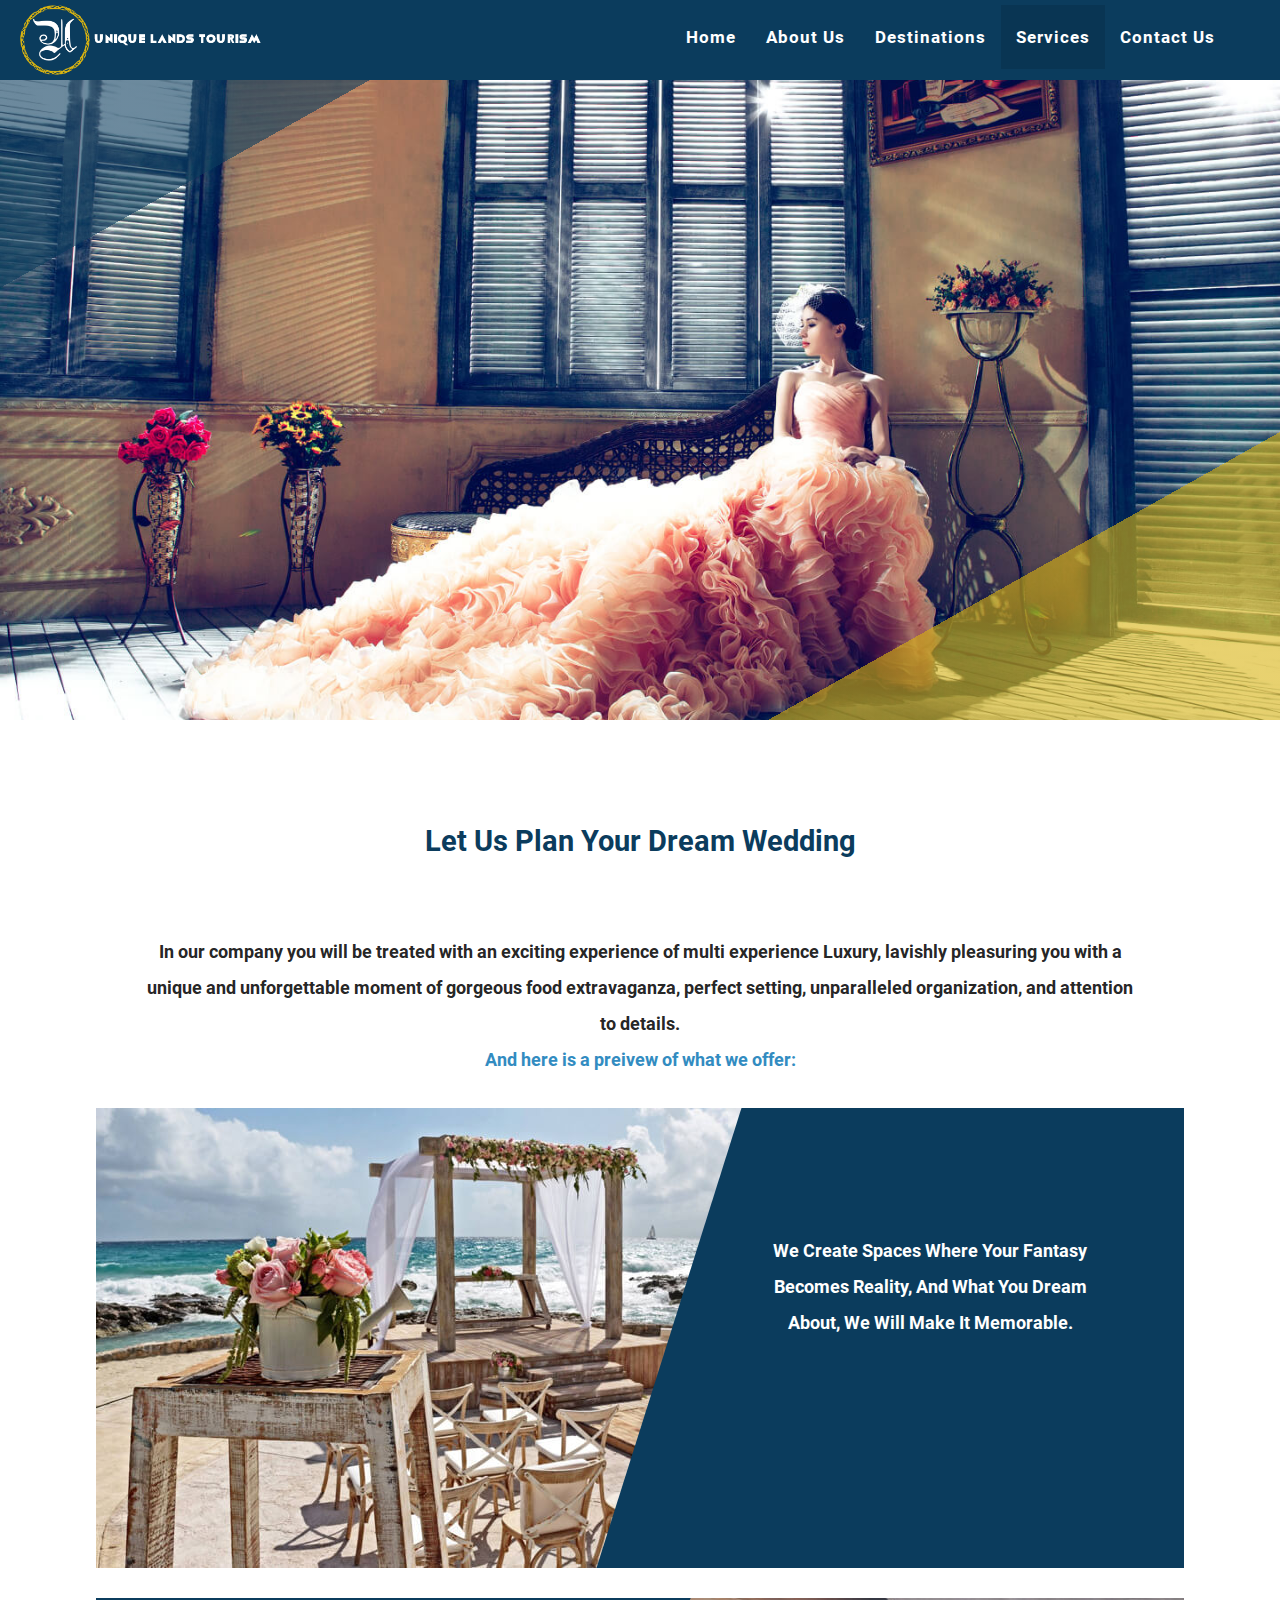
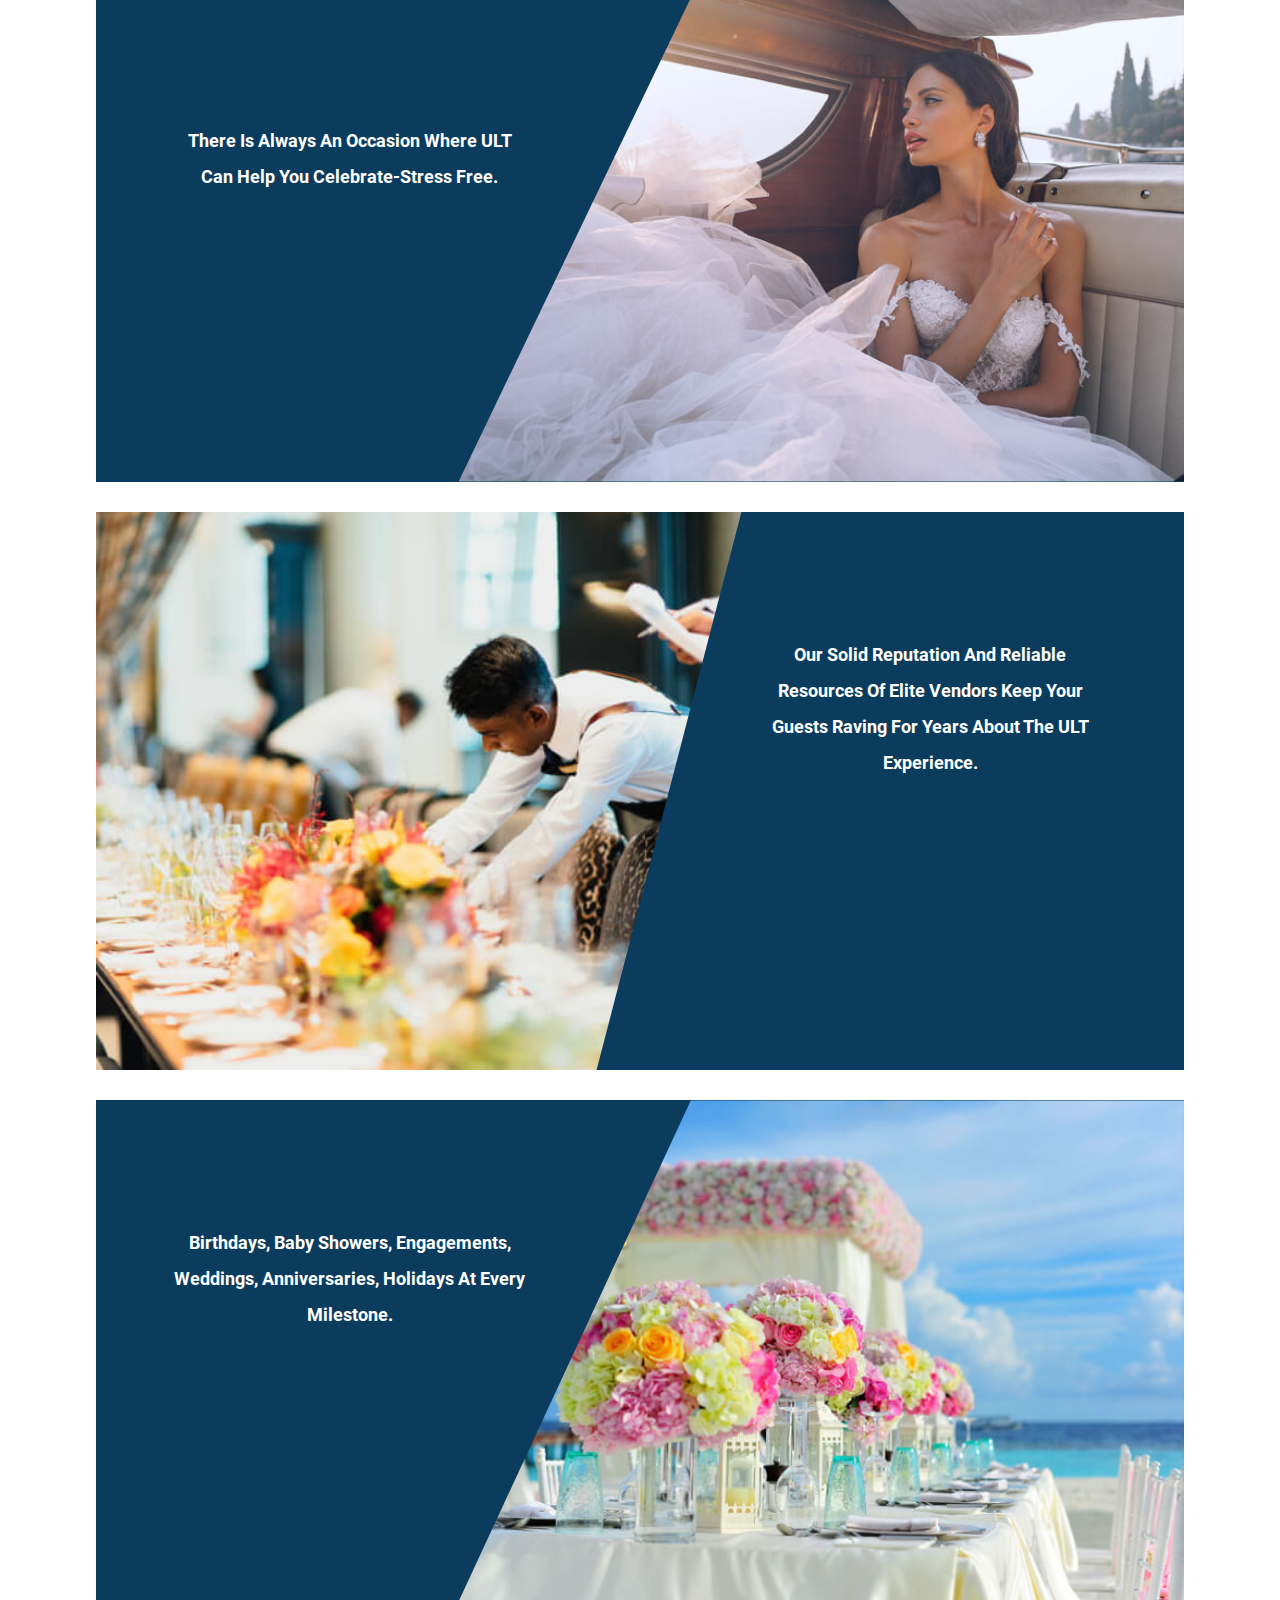
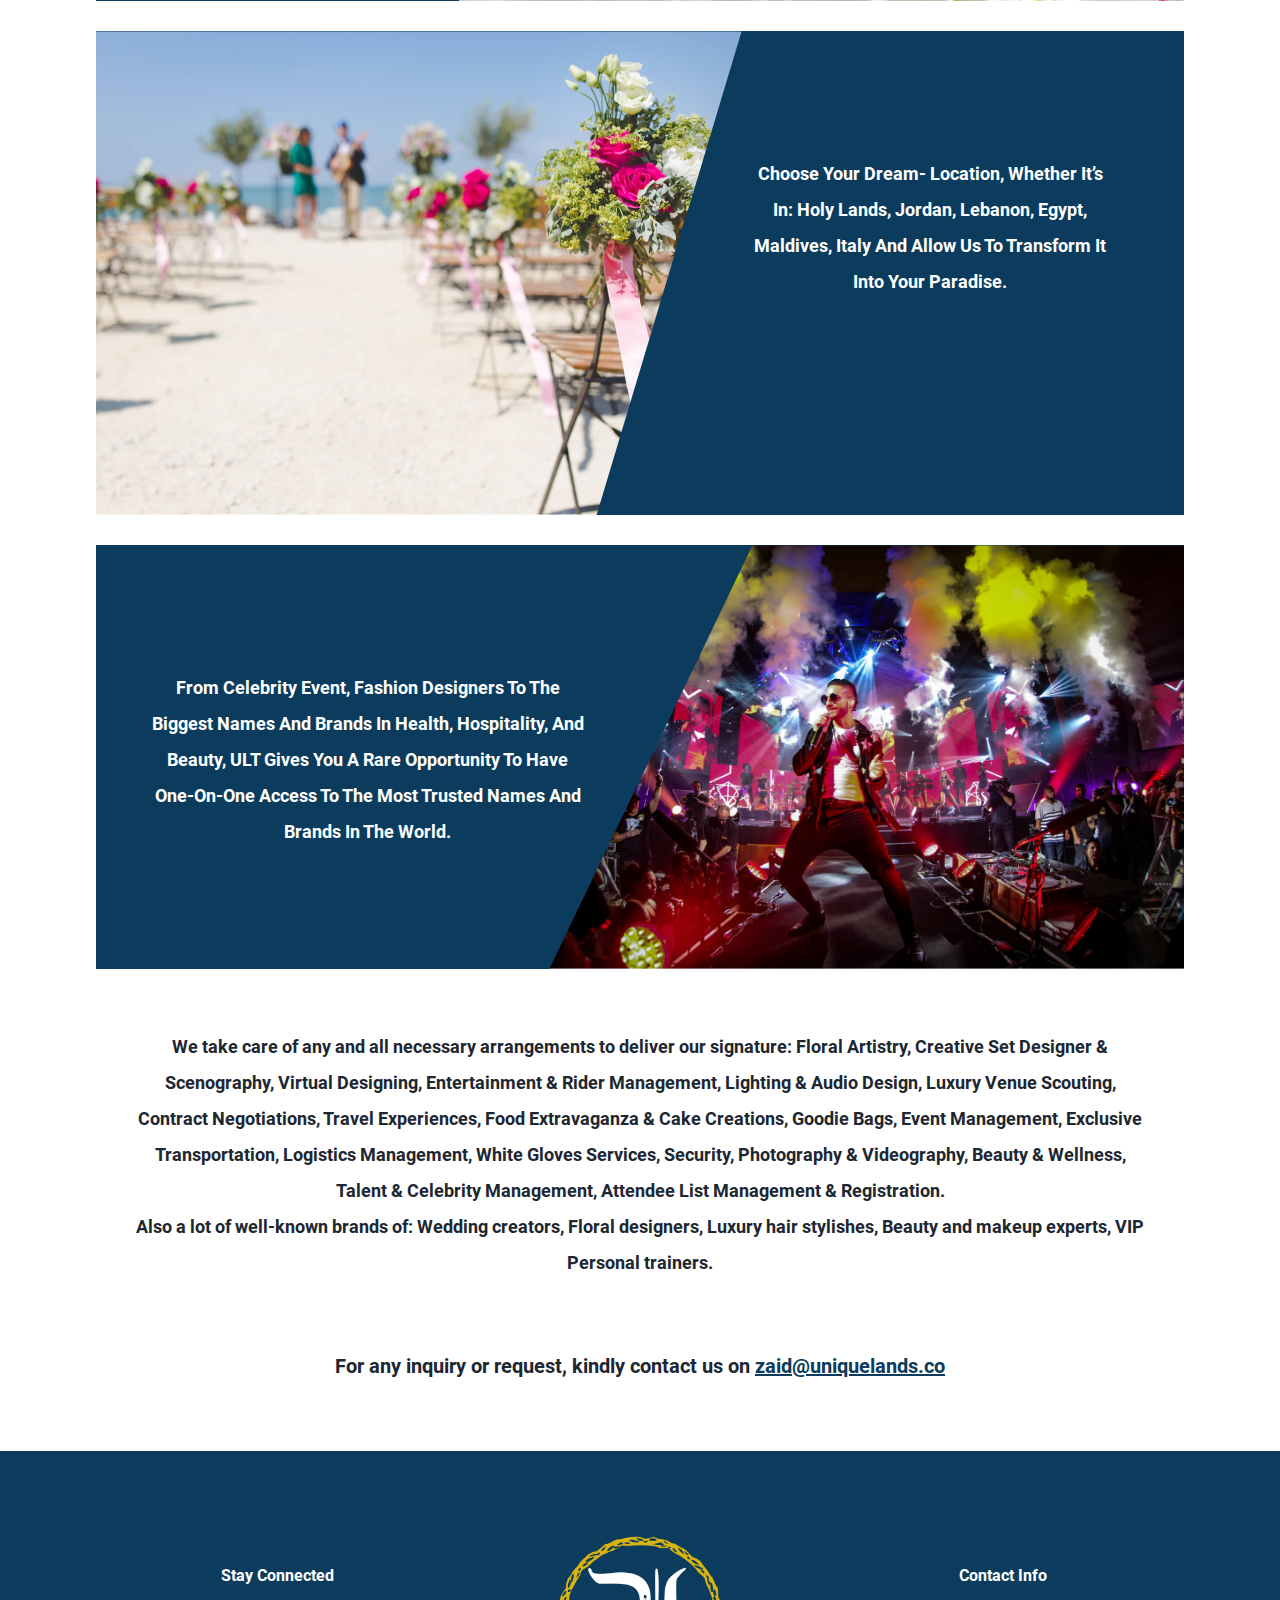
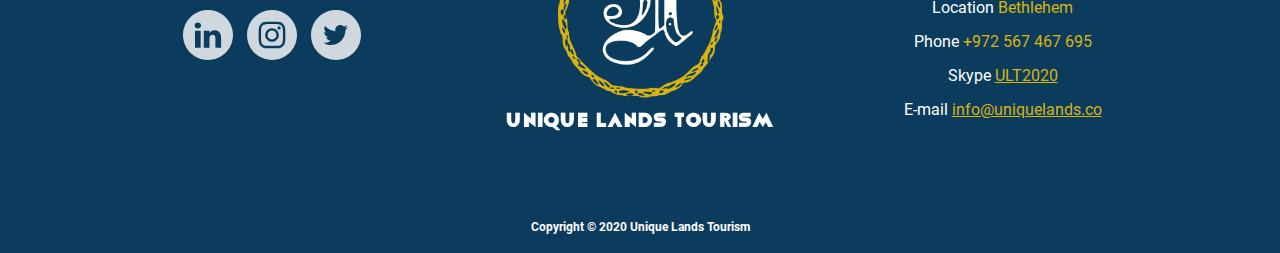
<file: docs/wedding.html>
<!doctype html> <html lang=en-US> <head> <meta charset=utf-8 /> <meta name=description content="Our Vision is to lead the market in experiential travel by adapting to the evolving consumer attitudes through
  constant innovation, thereby positioning ourselves as the luxury travel of choice in the region"/> <meta name=keywords content="unique-lands tourism travel middle-east"/> <meta name=author content="Zaid Ali"/> <meta http-equiv=X-UA-Compatible content="IE=edge"/> <meta name=viewport content="width=device-width,initial-scale=1"/> <title>Wedding</title> <link href="app-721e4230a605cb0c26d0.css" rel="stylesheet"><link rel="shortcut icon" href="assets/images/favicon/favicon.ico">
<link rel="icon" type="image/png" sizes="16x16" href="assets/images/favicon/favicon-16x16.png">
<link rel="icon" type="image/png" sizes="32x32" href="assets/images/favicon/favicon-32x32.png">
<link rel="icon" type="image/png" sizes="48x48" href="assets/images/favicon/favicon-48x48.png">
<link rel="manifest" href="assets/images/favicon/manifest.json">
<meta name="mobile-web-app-capable" content="yes">
<meta name="theme-color" content="#0B3C5D">
<meta name="application-name" content="ULT">
<link rel="apple-touch-icon" sizes="57x57" href="assets/images/favicon/apple-touch-icon-57x57.png">
<link rel="apple-touch-icon" sizes="60x60" href="assets/images/favicon/apple-touch-icon-60x60.png">
<link rel="apple-touch-icon" sizes="72x72" href="assets/images/favicon/apple-touch-icon-72x72.png">
<link rel="apple-touch-icon" sizes="76x76" href="assets/images/favicon/apple-touch-icon-76x76.png">
<link rel="apple-touch-icon" sizes="114x114" href="assets/images/favicon/apple-touch-icon-114x114.png">
<link rel="apple-touch-icon" sizes="120x120" href="assets/images/favicon/apple-touch-icon-120x120.png">
<link rel="apple-touch-icon" sizes="144x144" href="assets/images/favicon/apple-touch-icon-144x144.png">
<link rel="apple-touch-icon" sizes="152x152" href="assets/images/favicon/apple-touch-icon-152x152.png">
<link rel="apple-touch-icon" sizes="167x167" href="assets/images/favicon/apple-touch-icon-167x167.png">
<link rel="apple-touch-icon" sizes="180x180" href="assets/images/favicon/apple-touch-icon-180x180.png">
<link rel="apple-touch-icon" sizes="1024x1024" href="assets/images/favicon/apple-touch-icon-1024x1024.png">
<meta name="apple-mobile-web-app-capable" content="yes">
<meta name="apple-mobile-web-app-status-bar-style" content="black-translucent">
<meta name="apple-mobile-web-app-title" content="ULT">
<link rel="apple-touch-startup-image" media="(device-width: 320px) and (device-height: 568px) and (-webkit-device-pixel-ratio: 2) and (orientation: portrait)"    href="assets/images/favicon/apple-touch-startup-image-640x1136.png">
<link rel="apple-touch-startup-image" media="(device-width: 375px) and (device-height: 667px) and (-webkit-device-pixel-ratio: 2) and (orientation: portrait)"    href="assets/images/favicon/apple-touch-startup-image-750x1334.png">
<link rel="apple-touch-startup-image" media="(device-width: 414px) and (device-height: 896px) and (-webkit-device-pixel-ratio: 2) and (orientation: portrait)"    href="assets/images/favicon/apple-touch-startup-image-828x1792.png">
<link rel="apple-touch-startup-image" media="(device-width: 375px) and (device-height: 812px) and (-webkit-device-pixel-ratio: 3) and (orientation: portrait)"    href="assets/images/favicon/apple-touch-startup-image-1125x2436.png">
<link rel="apple-touch-startup-image" media="(device-width: 414px) and (device-height: 736px) and (-webkit-device-pixel-ratio: 3) and (orientation: portrait)"    href="assets/images/favicon/apple-touch-startup-image-1242x2208.png">
<link rel="apple-touch-startup-image" media="(device-width: 414px) and (device-height: 896px) and (-webkit-device-pixel-ratio: 3) and (orientation: portrait)"    href="assets/images/favicon/apple-touch-startup-image-1242x2688.png">
<link rel="apple-touch-startup-image" media="(device-width: 768px) and (device-height: 1024px) and (-webkit-device-pixel-ratio: 2) and (orientation: portrait)"   href="assets/images/favicon/apple-touch-startup-image-1536x2048.png">
<link rel="apple-touch-startup-image" media="(device-width: 834px) and (device-height: 1112px) and (-webkit-device-pixel-ratio: 2) and (orientation: portrait)"   href="assets/images/favicon/apple-touch-startup-image-1668x2224.png">
<link rel="apple-touch-startup-image" media="(device-width: 834px) and (device-height: 1194px) and (-webkit-device-pixel-ratio: 2) and (orientation: portrait)"   href="assets/images/favicon/apple-touch-startup-image-1668x2388.png">
<link rel="apple-touch-startup-image" media="(device-width: 1024px) and (device-height: 1366px) and (-webkit-device-pixel-ratio: 2) and (orientation: portrait)"  href="assets/images/favicon/apple-touch-startup-image-2048x2732.png">
<link rel="apple-touch-startup-image" media="(device-width: 810px) and (device-height: 1080px) and (-webkit-device-pixel-ratio: 2) and (orientation: portrait)"  href="assets/images/favicon/apple-touch-startup-image-1620x2160.png">
<link rel="apple-touch-startup-image" media="(device-width: 320px) and (device-height: 568px) and (-webkit-device-pixel-ratio: 2) and (orientation: landscape)"   href="assets/images/favicon/apple-touch-startup-image-1136x640.png">
<link rel="apple-touch-startup-image" media="(device-width: 375px) and (device-height: 667px) and (-webkit-device-pixel-ratio: 2) and (orientation: landscape)"   href="assets/images/favicon/apple-touch-startup-image-1334x750.png">
<link rel="apple-touch-startup-image" media="(device-width: 414px) and (device-height: 896px) and (-webkit-device-pixel-ratio: 2) and (orientation: landscape)"   href="assets/images/favicon/apple-touch-startup-image-1792x828.png">
<link rel="apple-touch-startup-image" media="(device-width: 375px) and (device-height: 812px) and (-webkit-device-pixel-ratio: 3) and (orientation: landscape)"   href="assets/images/favicon/apple-touch-startup-image-2436x1125.png">
<link rel="apple-touch-startup-image" media="(device-width: 414px) and (device-height: 736px) and (-webkit-device-pixel-ratio: 3) and (orientation: landscape)"   href="assets/images/favicon/apple-touch-startup-image-2208x1242.png">
<link rel="apple-touch-startup-image" media="(device-width: 414px) and (device-height: 896px) and (-webkit-device-pixel-ratio: 3) and (orientation: landscape)"   href="assets/images/favicon/apple-touch-startup-image-2688x1242.png">
<link rel="apple-touch-startup-image" media="(device-width: 768px) and (device-height: 1024px) and (-webkit-device-pixel-ratio: 2) and (orientation: landscape)"  href="assets/images/favicon/apple-touch-startup-image-2048x1536.png">
<link rel="apple-touch-startup-image" media="(device-width: 834px) and (device-height: 1112px) and (-webkit-device-pixel-ratio: 2) and (orientation: landscape)"  href="assets/images/favicon/apple-touch-startup-image-2224x1668.png">
<link rel="apple-touch-startup-image" media="(device-width: 834px) and (device-height: 1194px) and (-webkit-device-pixel-ratio: 2) and (orientation: landscape)"  href="assets/images/favicon/apple-touch-startup-image-2388x1668.png">
<link rel="apple-touch-startup-image" media="(device-width: 1024px) and (device-height: 1366px) and (-webkit-device-pixel-ratio: 2) and (orientation: landscape)" href="assets/images/favicon/apple-touch-startup-image-2732x2048.png">
<link rel="apple-touch-startup-image" media="(device-width: 810px) and (device-height: 1080px) and (-webkit-device-pixel-ratio: 2) and (orientation: landscape)"  href="assets/images/favicon/apple-touch-startup-image-2160x1620.png">
<link rel="icon" type="image/png" sizes="228x228" href="assets/images/favicon/coast-228x228.png">
<meta name="msapplication-TileColor" content="#0B3C5D">
<meta name="msapplication-TileImage" content="assets/images/favicon/mstile-144x144.png">
<meta name="msapplication-config" content="assets/images/favicon/browserconfig.xml">
<link rel="yandex-tableau-widget" href="assets/images/favicon/yandex-browser-manifest.json"></head> <body> <div class=nav-activator> <div class=nav-activator__hamb> </div> </div> <div class="navigation-phone u-hidden"> <a href=index.html> <img class=navigation-phone__logo src=assets/images/logo-y-circle-text.png alt=LOGO> </a> <div class=navigation-phone__list> <a href=index.html>HOME</a> <a href=about-us.html>ABOUT US</a> <a id=nav-activate-1 href=#!>DESTINATIONS</a> <div id=nav-destinations class="navigation-phone__destinations u-hidden"> <a href=holy-land.html>HOLY LAND</a> <a href=jordan.html>JORDAN</a> <a href=lebanon.html>LEBANON</a> <a href=egypt.html>EGYPT</a> </div> <a id=nav-activate-2 href=#!>SERVICES</a> <div id=nav-services class="navigation-phone__destinations u-hidden"> <a href=wedding.html>WEDDINGS</a> <a href=mice.html>MICE</a> </div> <a id=phoneContact href=#contactUs>CONTACT US</a> </div> </div> <header class="sub-header sub-header__wedding"> <h1 class=u-hidden>Unique Lands Tourism</h1> <ul id=dropdown1 class="dropdown-content dropdown"> <li><a class=dropdown__items href=holy-land.html>Holy Land</a></li> <li><a class=dropdown__items href=jordan.html>Jordan</a></li> <li><a class=dropdown__items href=lebanon.html>Lebanon</a></li> <li><a class=dropdown__items href=egypt.html>Egypt</a></li> </ul> <ul id=dropdown2 class="dropdown-content dropdown"> <li class=active><a class=dropdown__items href=wedding.html>Weddings</a></li> <li><a class=dropdown__items href=mice.html>MICE</a></li> </ul> <div class=navbar> <nav class=navigation> <div class=nav-wrapper> <a href=index.html class=navigation__logo> <img id=headLogo class=navigation__logo--top src=assets/images/logo-y-circle-text.png alt=LOGO> <img id=navLogo class="navigation__logo--nav navigation__logo--hide" src=assets/images/logo-y-circle-nav.png alt=LOGO> </a> <ul class=right> <li><a class=navigation__link href=index.html>Home</a></li> <li><a class=navigation__link href=about-us.html>About Us</a></li> <li><a class="dropdown-trigger navigation__link" href=#! data-target=dropdown1>Destinations</a></li> <li class=active><a class="dropdown-trigger navigation__link" href=#! data-target=dropdown2>Services</a></li> <li class=u-contact-tab><a class=navigation__link href=#contactUs>Contact Us</a></li> </ul> </div> </nav> </div></header> <section class=about-us> <h3 class=center-align>Let Us Plan Your Dream Wedding </h3> <div class="acclaims__container about-us__description"> <p> In our company you will be treated with an exciting experience of multi experience Luxury, lavishly pleasuring you with a unique and unforgettable moment of gorgeous food extravaganza, perfect setting, unparalleled organization, and attention to details. <br/> <span class=u-underlined>And here is a preivew of what we offer:</span> </p> </div> <div class="acclaims__container about-us__description about-us__description--destination wedding"> <div class="row wedding__box"> <div> <img class="col l8 wedding__box--img m12" src=assets/images/weddings-1.jpg alt="wedding photo 1"> </div> <div class="wedding__box--desc col l4 m12"> <p> We create spaces where your fantasy becomes reality, and what you dream about, we will make it Memorable. </p> </div> </div> <div class="row wedding__box wedding__box-righty"> <div> <img class="col l8 push-l4 wedding__box--img wedding__box-righty--img m12" src=assets/images/weddings-2.jpg alt="wedding photo 1"> </div> <div class="wedding__box--desc wedding__box-righty--desc col l4 pull-l8 m12 flow-text"> There is always an occasion where ULT can help you celebrate-stress free. </div> </div> <div class="row wedding__box"> <div> <img class="col l8 wedding__box--img m12" src=assets/images/weddings-5.jpg alt="wedding photo 1"> </div> <div class="wedding__box--desc col l4 m12 flow-text"> Our solid reputation and reliable resources of elite vendors keep your guests raving for years about the ULT experience. </div> </div> <div class="row wedding__box wedding__box-righty"> <div> <img class="col l8 push-l4 wedding__box--img wedding__box-righty--img m12" src=assets/images/weddings-4.jpg alt="wedding photo 1"> </div> <div class="wedding__box--desc wedding__box-righty--desc col l4 pull-l8 m12 flow-text"> Birthdays, Baby showers, Engagements, Weddings, Anniversaries, Holidays at every milestone. </div> </div> <div class="row wedding__box"> <div> <img class="col l8 wedding__box--img m12" src=assets/images/weddings-6.jpg alt="wedding photo 1"> </div> <div class="wedding__box--desc col l4 m12 flow-text"> Choose your dream- location, whether it’s in: Holy Lands, Jordan, Lebanon, Egypt, Maldives, Italy and allow us to transform it into your paradise. </div> </div> <div class="row wedding__box wedding__box-righty"> <div> <img class="col l7 push-l5 wedding__box--img wedding__box-righty--img m12" src=assets/images/weddings-3.jpg alt="wedding photo 1"> </div> <div class="wedding__box--desc wedding__box-righty--desc col l5 pull-l7 m12 flow-text u-small-transform"> From celebrity event, fashion designers to the biggest names and brands in health, hospitality, and beauty, ULT gives you a rare opportunity to have one-on-one access to the most trusted names and brands in the world. </div> </div> <div class="row wedding__box wedding__box--text"> <div class="col l12 m12"> We take care of any and all necessary arrangements to deliver our signature: Floral Artistry, Creative Set Designer & Scenography, Virtual Designing, Entertainment & Rider Management, Lighting & Audio Design, Luxury Venue Scouting, Contract Negotiations, Travel Experiences, Food Extravaganza & Cake Creations, Goodie Bags, Event Management, Exclusive Transportation, Logistics Management, White Gloves Services, Security, Photography & Videography, Beauty & Wellness, Talent & Celebrity Management, Attendee List Management & Registration. <br/> Also a lot of well-known brands of: Wedding creators, Floral designers, Luxury hair stylishes, Beauty and makeup experts, VIP Personal trainers. </div> </div> </div> <div class="row key-destinations__contact"> <div class="col l12 m12 center-align"> <p>For any inquiry or request, kindly contact us on <a href=mailto:zaid@uniquelands.co>zaid@uniquelands.co</a> </p> </div> </div> </section> <footer id=contactUs class="footer white-text"> <div class=acclaims__container> <div class=row> <div class="col s12 l4 push-l4 m6 offset-m3 u-margin-small center-align footer__group footer__group--2"> <a href=index.html> <img class=footer__logo src=assets/images/logo-y-circle-text.png alt=LOGO> </a> </div> <div class="col s12 l4 pull-l4 m6 offset-m3 center-align u-margin-small footer__group footer__group--1"> <h5>Stay Connected</h5> <div class=u-margin-small> <a class="tooltipped footer__social" data-position=left data-tooltip="COMMING SOON"> <svg class=footer__social--icon xmlns=http://www.w3.org/2000/svg width=35 height=35 viewBox="0 0 48 48"> <path fill=#ffffff d="M0,24 C0,10.7451654 10.7451654,0 24,0 C37.2548346,0 48,10.7451654 48,24 C48,37.2548346 37.2548346,48 24,48 C10.7451654,48 0,37.2548346 0,24 Z M16.960542,19.8778483 L11.5216171,19.8778483 L11.5216171,36.2195598 L16.960542,36.2195598 L16.960542,19.8778483 Z M17.3187633,14.8226977 C17.2834625,13.2204033 16.1376539,12 14.277032,12 C12.4164101,12 11.2,13.2204033 11.2,14.8226977 C11.2,16.3918031 12.3804576,17.6473477 14.2064305,17.6473477 L14.2411882,17.6473477 C16.1376539,17.6473477 17.3187633,16.3918031 17.3187633,14.8226977 Z M36.5753856,26.8497218 C36.5753856,21.8302549 33.8922015,19.4941133 30.3131382,19.4941133 C27.425427,19.4941133 26.13255,21.080247 25.4106765,22.1929485 L25.4106765,19.8782822 L19.9710999,19.8782822 C20.0427877,21.4117038 19.9710999,36.2199936 19.9710999,36.2199936 L25.4106765,36.2199936 L25.4106765,27.0934337 C25.4106765,26.6050338 25.4459773,26.117827 25.5897871,25.7681486 C25.9828747,24.7924334 26.877885,23.7822276 28.3805028,23.7822276 C30.3494166,23.7822276 31.1364608,25.2807249 31.1364608,27.4767349 L31.1364608,36.2195598 L36.5751684,36.2195598 L36.5753856,26.8497218 Z"/> </svg> </a> <a class="tooltipped footer__social" data-position=top data-tooltip="COMMING SOON"> <svg xmlns=http://www.w3.org/2000/svg width=35 height=35 viewBox="0 0 48 48"> <g fill=#ffffff> <path d="M0,24 C0,10.7451654 10.7451654,0 24,0 C37.2548346,0 48,10.7451654 48,24 C48,37.2548346 37.2548346,48 24,48 C10.7451654,48 0,37.2548346 0,24 Z M24.0012,11.2 C20.5248971,11.2 20.0886259,11.2152002 18.7232784,11.2773342 C17.3605975,11.3397348 16.4304545,11.5554704 15.6165794,11.872007 C14.7747039,12.1989438 14.0605631,12.6362816 13.349089,13.3480224 C12.6370816,14.0594965 12.1997438,14.7736372 11.8717403,15.615246 C11.5544037,16.4293878 11.3384014,17.3597975 11.2770674,18.721945 C11.2160002,20.0872926 11.2,20.5238305 11.2,24.0001334 C11.2,27.4764362 11.2154668,27.9113741 11.2773342,29.2767216 C11.3400014,30.6394025 11.555737,31.5695455 11.872007,32.3834206 C12.1992104,33.2252961 12.6365483,33.9394369 13.348289,34.650911 C14.0594965,35.3629184 14.7736372,35.801323 15.6149794,36.1282597 C16.4293878,36.4447963 17.3597975,36.6605319 18.7222117,36.7229326 C20.0875593,36.7850665 20.5235638,36.8002666 23.9996,36.8002666 C27.4761695,36.8002666 27.9111074,36.7850665 29.276455,36.7229326 C30.6391358,36.6605319 31.5703455,36.4447963 32.384754,36.1282597 C33.2263628,35.801323 33.9394369,35.3629184 34.6506442,34.650911 C35.3626517,33.9394369 35.7999896,33.2252961 36.127993,32.3836874 C36.442663,31.5695455 36.6586652,30.6391358 36.7226658,29.2769883 C36.7839998,27.9116407 36.8,27.4764362 36.8,24.0001334 C36.8,20.5238305 36.7839998,20.0875593 36.7226658,18.7222117 C36.6586652,17.3595308 36.442663,16.4293878 36.127993,15.6155126 C35.7999896,14.7736372 35.3626517,14.0594965 34.6506442,13.3480224 C33.9386369,12.636015 33.2266294,12.198677 32.383954,11.872007 C31.5679455,11.5554704 30.6372691,11.3397348 29.2745882,11.2773342 C27.9092407,11.2152002 27.4745695,11.2 23.9972,11.2 L24.0012,11.2 Z"/> <path d="M22.8529214,13.5066907 C23.193725,13.5061574 23.5739956,13.5066907 24.0012,13.5066907 C27.4188356,13.5066907 27.8239065,13.5189575 29.1735206,13.5802914 C30.4215335,13.6373587 31.0988739,13.8458942 31.5500786,14.0210961 C32.1474182,14.2530985 32.5732893,14.5304347 33.0210273,14.9784394 C33.469032,15.426444 33.7463682,15.8531151 33.9789039,16.4504547 C34.1541058,16.9011261 34.3629079,17.5784665 34.4197086,18.8264794 C34.4810425,20.1758268 34.494376,20.5811644 34.494376,23.9972 C34.494376,27.4132355 34.4810425,27.8185731 34.4197086,29.1679205 C34.3626413,30.4159335 34.1541058,31.0932739 33.9789039,31.5439453 C33.7469015,32.1412848 33.469032,32.5666226 33.0210273,33.0143606 C32.5730226,33.4623652 32.1476849,33.7397014 31.5500786,33.9717038 C31.0994073,34.1477057 30.4215335,34.3557078 29.1735206,34.4127751 C27.8241732,34.4741091 27.4188356,34.4874426 24.0012,34.4874426 C20.5832978,34.4874426 20.1782269,34.4741091 18.8288794,34.4127751 C17.5808665,34.3551746 16.9035261,34.146639 16.4520547,33.9714372 C15.8547151,33.7394348 15.4280441,33.4620986 14.9800394,33.0140939 C14.5320347,32.5660892 14.2546985,32.1404848 14.0221627,31.5428786 C13.8469609,31.0922072 13.6381587,30.4148668 13.5813582,29.1668538 C13.5200242,27.8175064 13.5077574,27.4121689 13.5077574,23.9939999 C13.5077574,20.575831 13.5200242,20.1726268 13.5813582,18.8232794 C13.6384254,17.5752664 13.8469609,16.897926 14.0221627,16.4467214 C14.2541651,15.8493818 14.5320347,15.4227106 14.9800394,14.974706 C15.4280441,14.5267013 15.8547151,14.2493651 16.4520547,14.0168294 C16.9032594,13.8408275 17.5808665,13.6328254 18.8288794,13.5754914 C20.0096918,13.5221575 20.4672966,13.5061574 22.8529214,13.5034906 L22.8529214,13.5066907 Z M30.8338045,15.6320462 C29.9857957,15.6320462 29.2977885,16.3192534 29.2977885,17.1675288 C29.2977885,18.0155377 29.9857957,18.7035448 30.8338045,18.7035448 C31.6818134,18.7035448 32.3698205,18.0155377 32.3698205,17.1675288 C32.3698205,16.31952 31.6818134,15.6315128 30.8338045,15.6315128 L30.8338045,15.6320462 Z M24.0012,17.4267315 C20.3710289,17.4267315 17.4277982,20.3699622 17.4277982,24.0001334 C17.4277982,27.6303045 20.3710289,30.5722018 24.0012,30.5722018 C27.6313712,30.5722018 30.5735351,27.6303045 30.5735351,24.0001334 C30.5735351,20.3699622 27.6311045,17.4267315 24.0009334,17.4267315 L24.0012,17.4267315 Z"/> <path d="M24.0012,19.7334222 C26.3574912,19.7334222 28.2679111,21.6435754 28.2679111,24.0001334 C28.2679111,26.3564246 26.3574912,28.2668445 24.0012,28.2668445 C21.6446422,28.2668445 19.7344889,26.3564246 19.7344889,24.0001334 C19.7344889,21.6435754 21.6446422,19.7334222 24.0012,19.7334222 L24.0012,19.7334222 Z"/> </g> </svg> </a> <a class="tooltipped footer__social" data-position=right data-tooltip="COMMING SOON"> <svg xmlns=http://www.w3.org/2000/svg width=48 height=48 viewBox="0 0 48 48"> <path fill=#ffffff d="M798,268 C798,254.745165 808.745165,244 822,244 C835.254835,244 846,254.745165 846,268 C846,281.254835 835.254835,292 822,292 C808.745165,292 798,281.254835 798,268 Z M821.281203,263.507501 L821.331565,264.337955 L820.49219,264.236266 C817.436864,263.846462 814.767651,262.524514 812.501338,260.30432 L811.393363,259.202698 L811.107975,260.016204 C810.503625,261.829644 810.889738,263.744773 812.1488,265.032825 C812.820301,265.744642 812.669213,265.846331 811.510875,265.42263 C811.107975,265.287045 810.755438,265.185357 810.721863,265.236201 C810.60435,265.354837 811.00725,266.897109 811.326213,267.507239 C811.762688,268.354641 812.652426,269.185095 813.626101,269.676589 L814.448689,270.066394 L813.475013,270.083342 C812.534913,270.083342 812.501338,270.10029 812.602063,270.456199 C812.937813,271.557821 814.264026,272.727236 815.741326,273.235678 L816.782152,273.591587 L815.875626,274.133924 C814.532626,274.913534 812.954601,275.354183 811.376575,275.388079 C810.621138,275.405027 810,275.47282 810,275.523664 C810,275.693144 812.048075,276.642235 813.239988,277.015092 C816.815727,278.116714 821.062965,277.642169 824.252591,275.760936 C826.518904,274.422041 828.785217,271.761198 829.84283,269.185095 C830.413605,267.812304 830.98438,265.303993 830.98438,264.100682 C830.98438,263.321072 831.034742,263.219384 831.974843,262.287241 C832.52883,261.744904 833.049243,261.151723 833.149968,260.982242 C833.317843,260.660229 833.301055,260.660229 832.444893,260.948346 C831.017955,261.456787 830.816505,261.388995 831.52158,260.626333 C832.041993,260.083996 832.66313,259.101009 832.66313,258.812892 C832.66313,258.762048 832.411318,258.846789 832.12593,258.999321 C831.823755,259.168801 831.152255,259.423022 830.64863,259.575554 L829.742105,259.863671 L828.919517,259.304386 C828.466254,258.999321 827.828329,258.66036 827.492579,258.558672 C826.636416,258.321399 825.326991,258.355295 824.554766,258.626464 C822.456328,259.389126 821.130115,261.355099 821.281203,263.507501 Z" transform="translate(-798 -244)"/> </svg> </a> </div> </div> <div class="col s12 l4 m6 offset-m3 center-align u-margin-small footer__group footer__group--3"> <h5>Contact Info</h5> <ul class=footer__contact-info> <li><span>Location</span> Bethlehem</li> <li><span>Phone</span> +972 567 467 695</li> <li><span>Skype</span> <a class=u-mail href=skype:live:.cid.eec87b032639cbea?call>ULT2020</a></li> <li><span>E-mail</span> <a class=u-mail href=mailto:info@uniquelands.co>info@uniquelands.co</a> </li> </ul> </div> </div> </div> <div class="footer__copyright center-align"> <a href=index.html> <h6><span>Copyright</span> &copy; 2020 Unique Lands Tourism</h6> </a> </div> </footer> <script type="text/javascript" src="main-bundle.js"></script></body> </html>
</file>
